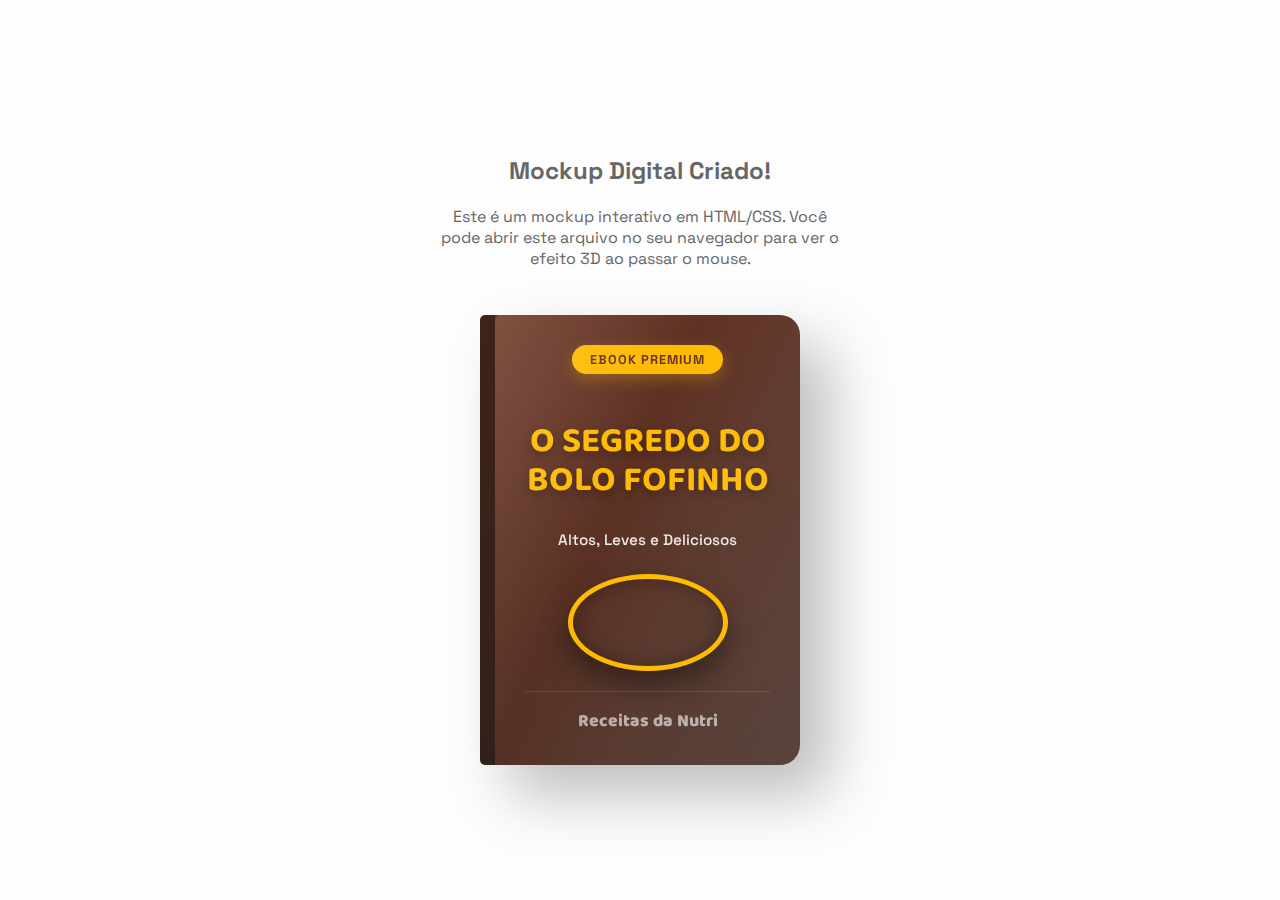
<file: landing-page/checkout/mockup-order-bump.html>
<!DOCTYPE html>
<html lang="pt-BR">

<head>
    <meta charset="UTF-8">
    <meta name="viewport" content="width=device-width, initial-scale=1.0">
    <title>Mockup Ebook - O Segredo do Bolo Fofinho</title>
    <link
        href="https://fonts.googleapis.com/css2?family=Baloo+2:wght@700;800&family=Space+Grotesk:wght@400;700&display=swap"
        rel="stylesheet">
    <style>
        :root {
            --primary: #6a3321;
            --accent: #ffbb00;
            --bg: #f7f5e0;
        }

        body {
            background: #fdfdfd;
            display: flex;
            justify-content: center;
            align-items: center;
            flex-direction: column;
            height: 100vh;
            margin: 0;
            font-family: 'Space Grotesk', sans-serif;
        }

        .instruction {
            margin-bottom: 30px;
            text-align: center;
            color: #666;
            max-width: 400px;
        }

        .ebook-container {
            position: relative;
            width: 320px;
            height: 450px;
            perspective: 1200px;
            cursor: pointer;
        }

        .ebook-cover {
            width: 100%;
            height: 100%;
            background: linear-gradient(135deg, var(--primary) 0%, #462f27 100%);
            border-radius: 5px 20px 20px 5px;
            box-shadow: 30px 30px 60px rgba(0, 0, 0, 0.25);
            display: flex;
            flex-direction: column;
            align-items: center;
            text-align: center;
            padding: 30px;
            box-sizing: border-box;
            color: white;
            transition: all 0.7s cubic-bezier(0.175, 0.885, 0.32, 1.275);
            transform-style: preserve-3d;
            border-left: 15px solid rgba(0, 0, 0, 0.3);
        }

        .ebook-container:hover .ebook-cover {
            transform: rotateY(-28deg) rotateX(5deg);
        }

        .badge {
            background: var(--accent);
            color: var(--primary);
            padding: 6px 18px;
            border-radius: 50px;
            font-weight: 800;
            font-size: 0.8rem;
            margin-bottom: 25px;
            text-transform: uppercase;
            letter-spacing: 1px;
            box-shadow: 0 5px 15px rgba(255, 187, 0, 0.3);
        }

        .title {
            font-family: 'Baloo 2', cursive;
            font-size: 2.2rem;
            line-height: 1.1;
            margin-bottom: 15px;
            color: var(--accent);
            text-shadow: 0 4px 10px rgba(0, 0, 0, 0.3);
        }

        .subtitle {
            font-size: 0.95rem;
            opacity: 0.9;
            margin-bottom: 25px;
            font-weight: 500;
        }

        .cake-preview {
            width: 150px;
            height: 150px;
            background: url('https://media.atomicatpages.net/u/6P02bGv6l7Nw26kO4JL48xk2ISr1/Pictures/SpYwRp4769772.png?quality=75') center/cover;
            border-radius: 50%;
            border: 5px solid var(--accent);
            box-shadow: 0 15px 30px rgba(0, 0, 0, 0.4);
            margin-bottom: 20px;
            position: relative;
        }

        .cake-preview::after {
            content: '';
            position: absolute;
            inset: 0;
            border-radius: 50%;
            box-shadow: inset 0 0 20px rgba(0, 0, 0, 0.3);
        }

        .footer-logo {
            font-family: 'Baloo 2', cursive;
            font-size: 1.1rem;
            font-weight: 800;
            color: white;
            opacity: 0.6;
            margin-top: auto;
            border-top: 1px solid rgba(255, 255, 255, 0.2);
            padding-top: 15px;
            width: 100%;
        }

        .shine {
            position: absolute;
            top: 0;
            left: 0;
            right: 0;
            bottom: 0;
            background: linear-gradient(115deg, rgba(255, 255, 255, 0.15) 0%, rgba(255, 255, 255, 0) 40%, rgba(255, 255, 255, 0.05) 60%, rgba(255, 255, 255, 0.1) 100%);
            border-radius: 5px 20px 20px 5px;
            pointer-events: none;
        }
    </style>
</head>

<body>
    <div class="instruction">
        <h2>Mockup Digital Criado!</h2>
        <p>Este é um mockup interativo em HTML/CSS. Você pode abrir este arquivo no seu navegador para ver o efeito 3D
            ao passar o mouse.</p>
    </div>
    <div class="ebook-container">
        <div class="ebook-cover">
            <div class="shine"></div>
            <span class="badge">Ebook Premium</span>
            <h1 class="title">O SEGREDO DO BOLO FOFINHO</h1>
            <p class="subtitle">Altos, Leves e Deliciosos</p>
            <div class="cake-preview"></div>
            <div class="footer-logo">Receitas da Nutri</div>
        </div>
    </div>
</body>

</html>
</file>
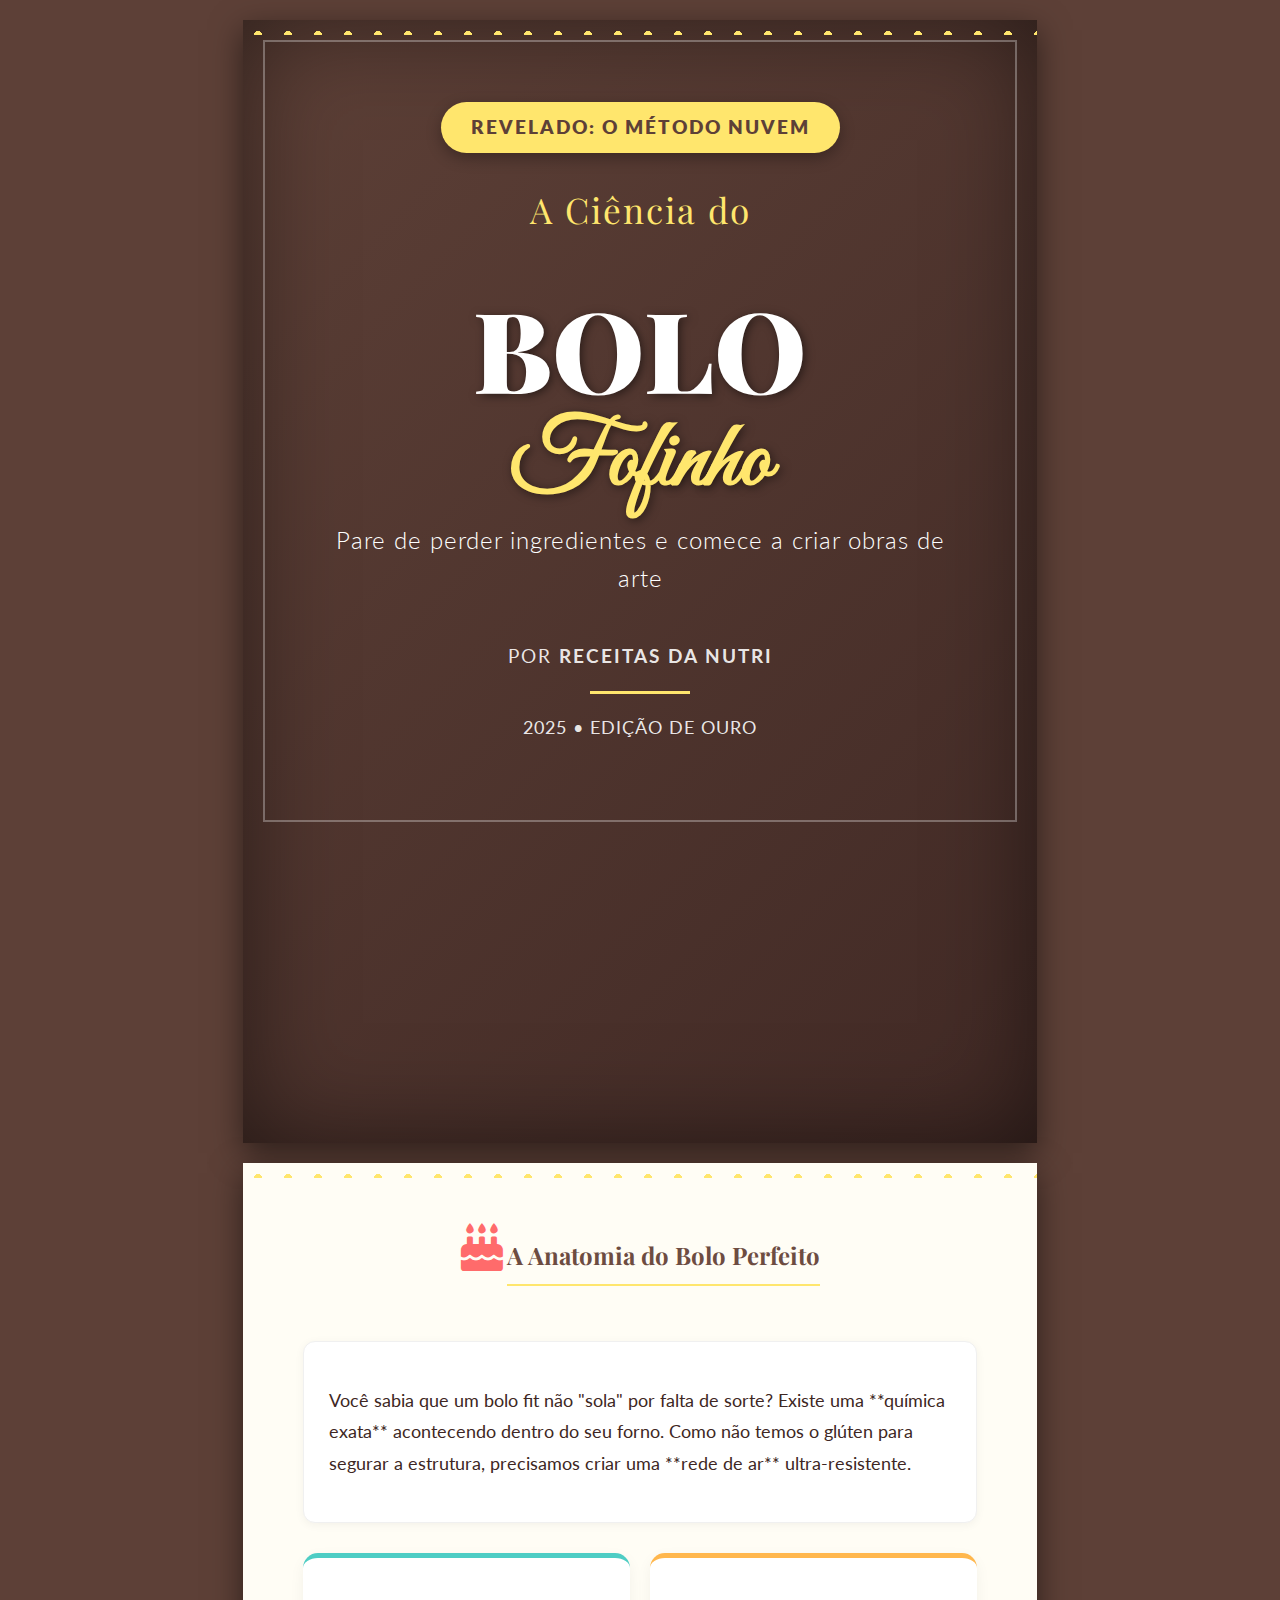
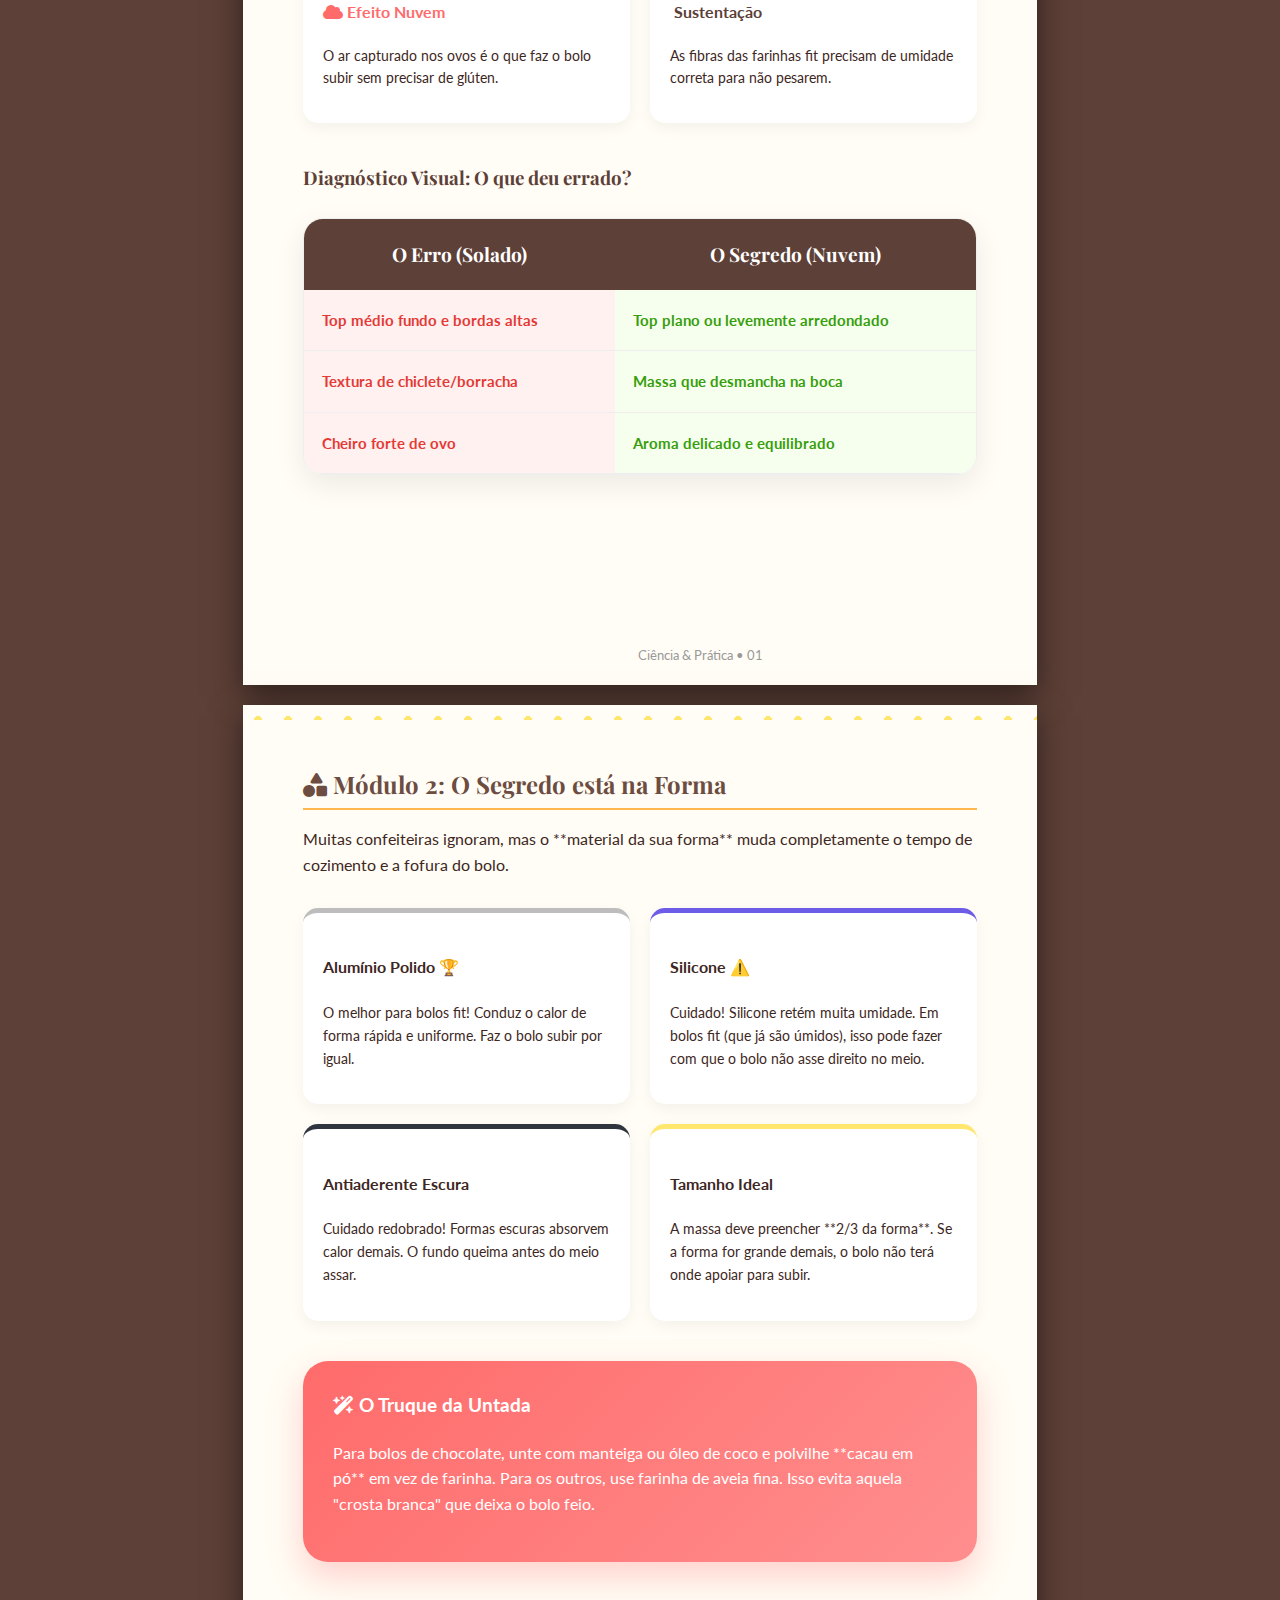
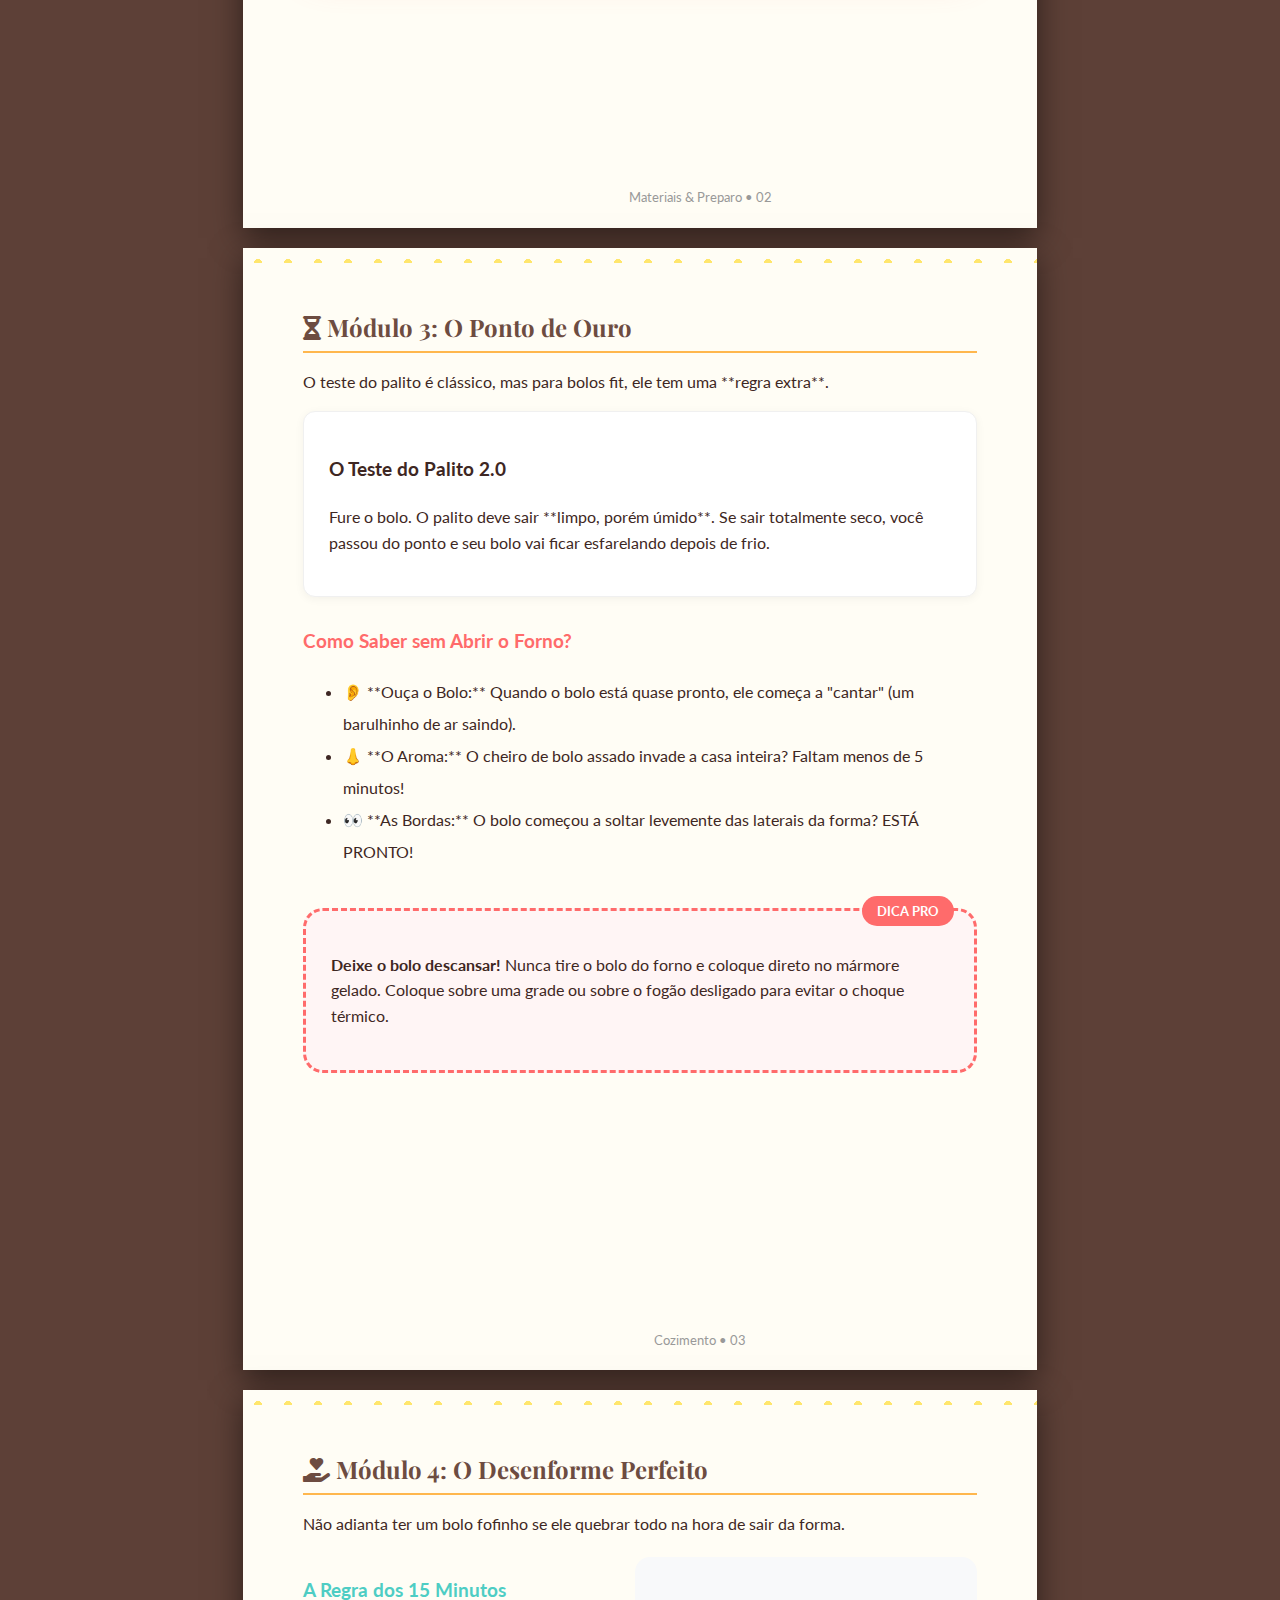
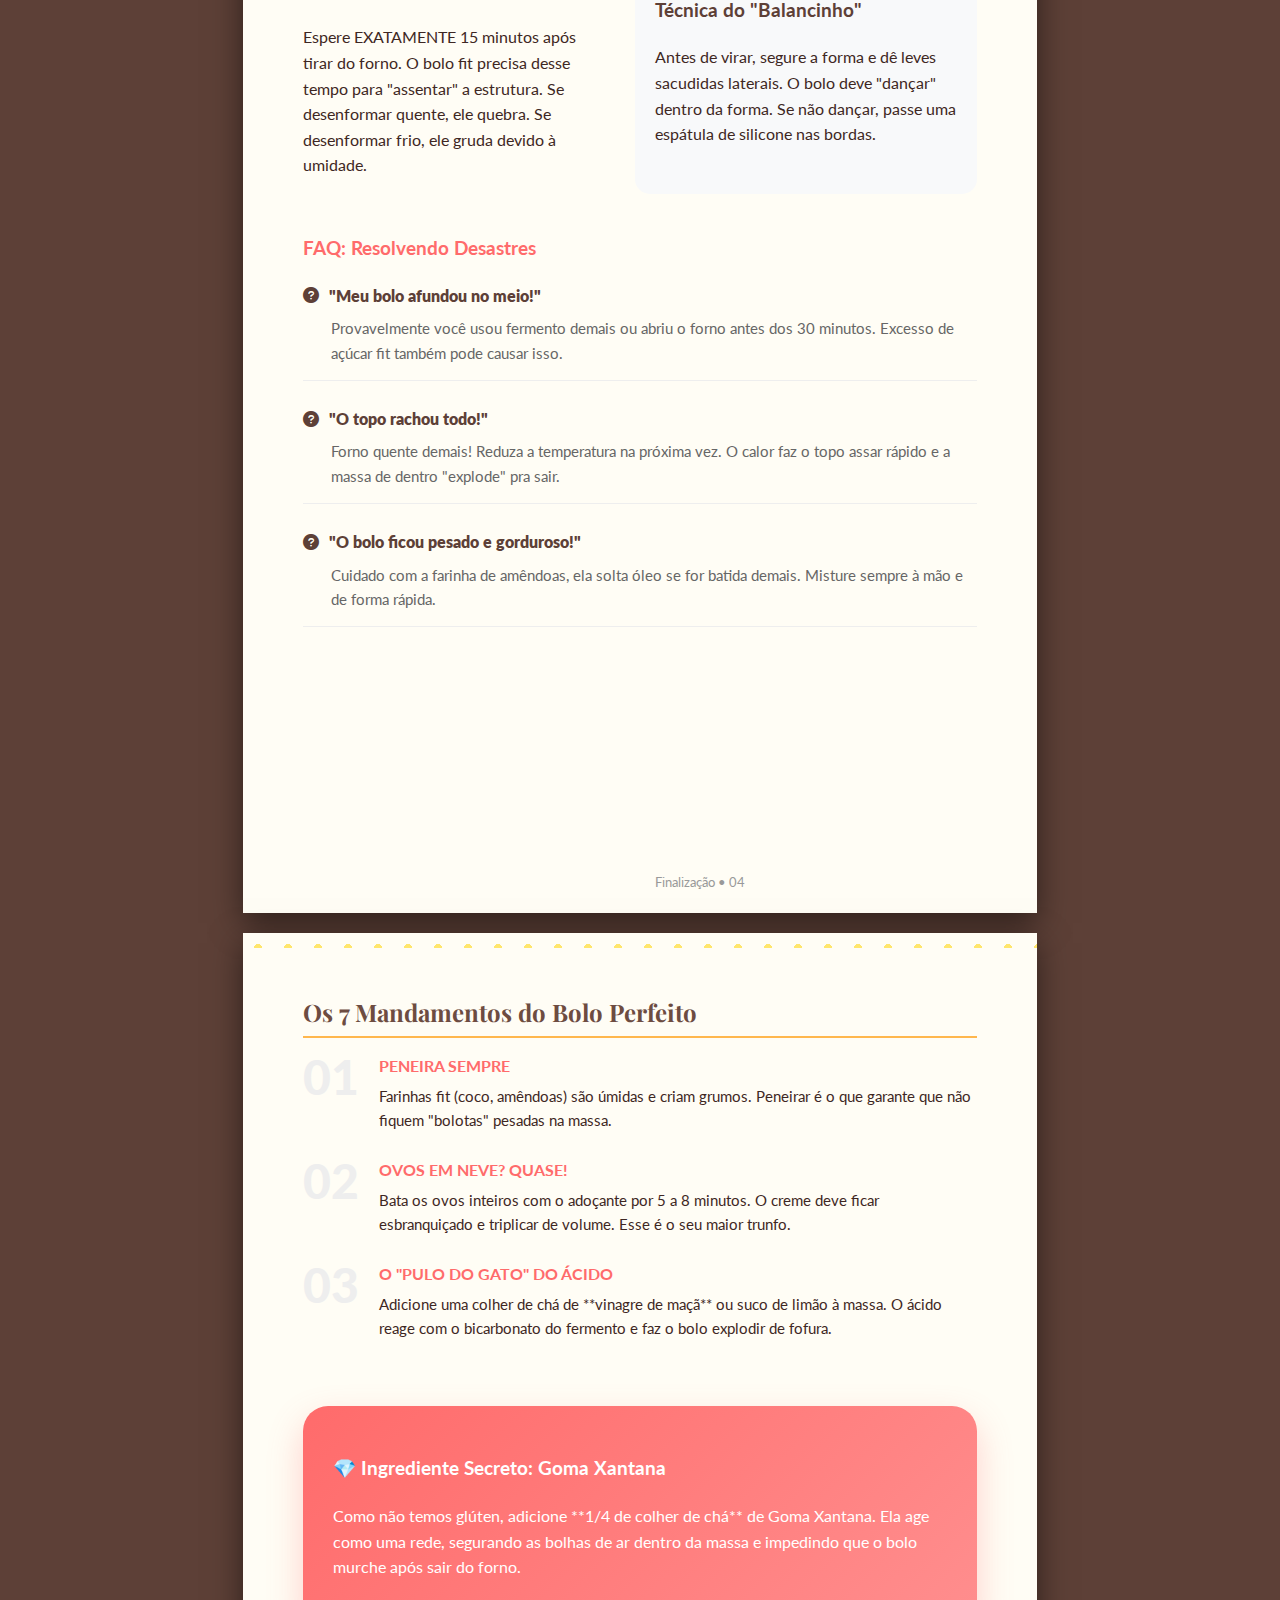
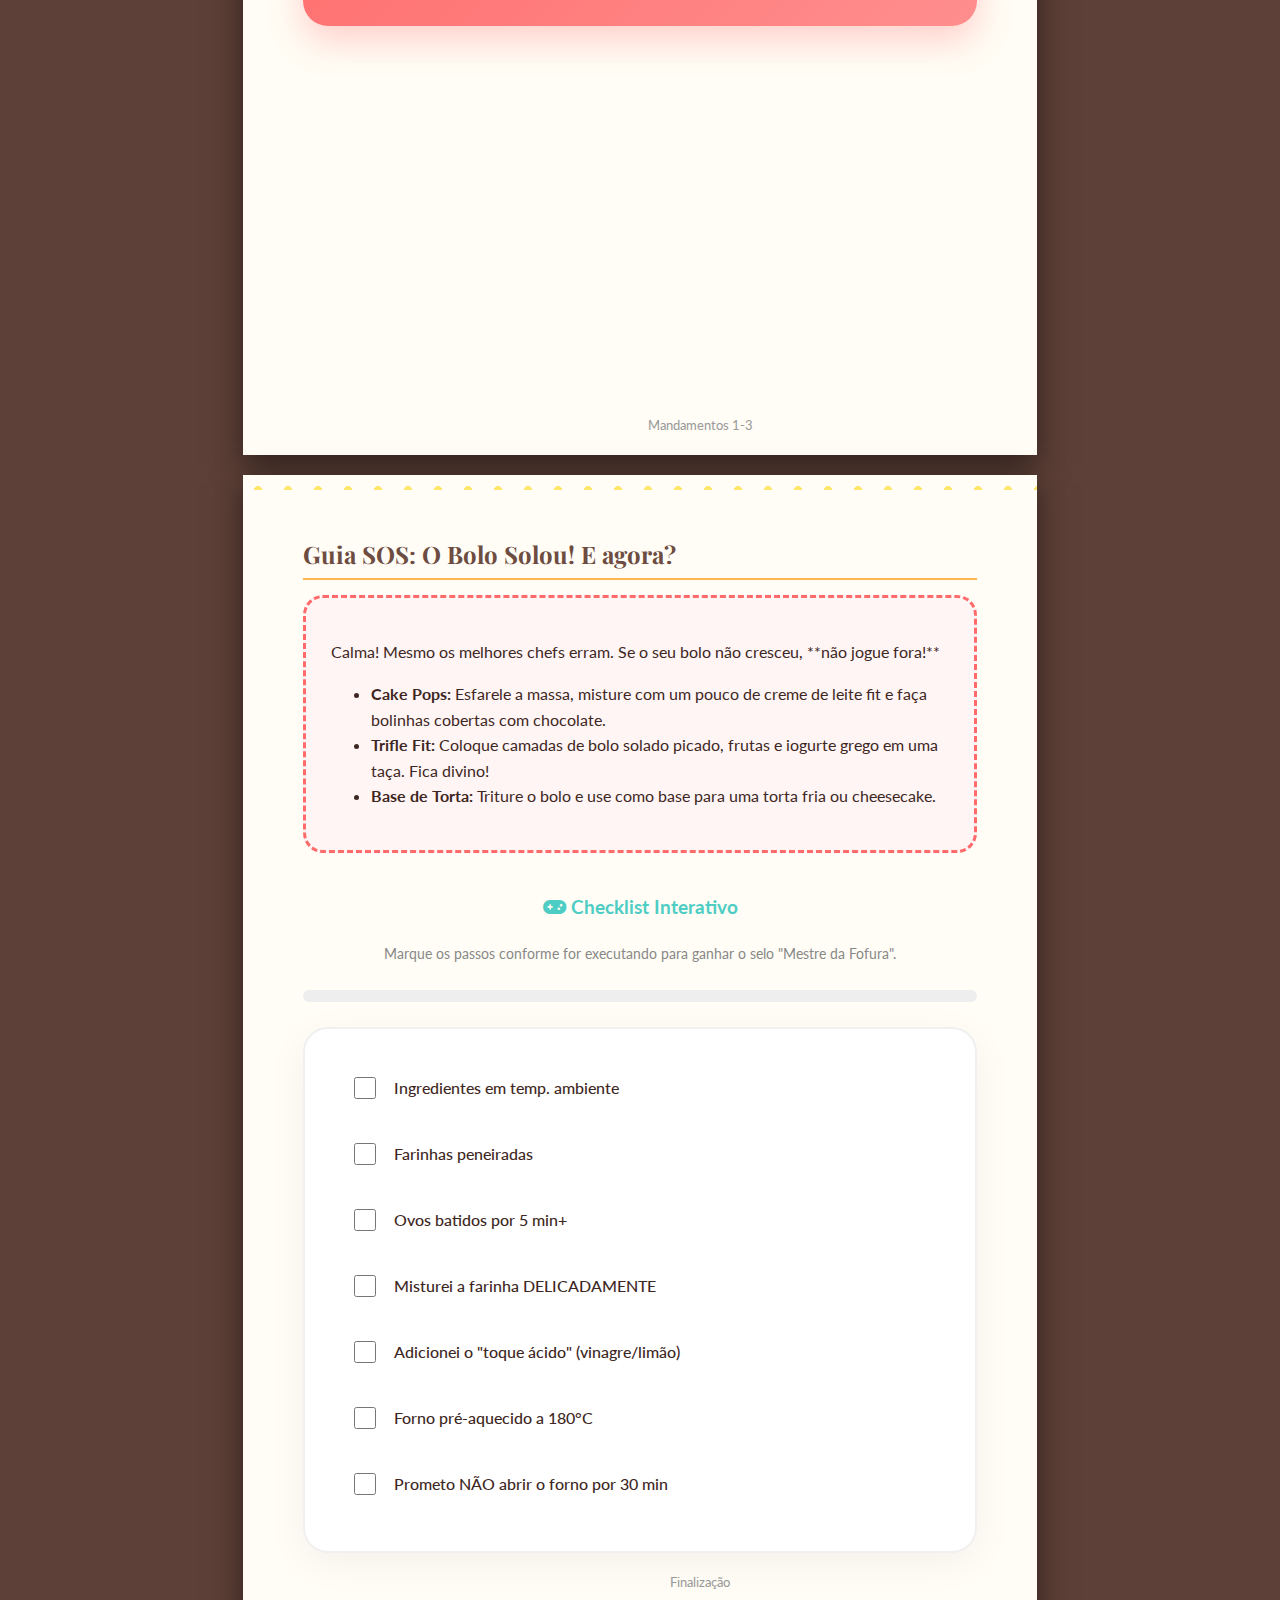
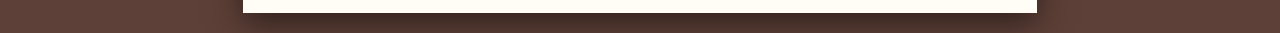
<file: landing-page/ebooks/bolo-fofinho.html>
<!DOCTYPE html>
<html lang="pt-BR">

<head>
    <meta charset="UTF-8">
    <meta name="viewport" content="width=device-width, initial-scale=1.0">
    <title>O Segredo do Bolo Fofinho - Edição de Ouro</title>
    <link rel="stylesheet" href="../assets/css/ebook.css">
    <link href="https://cdnjs.cloudflare.com/ajax/libs/font-awesome/6.0.0/css/all.min.css" rel="stylesheet">
    <style>
        :root {
            --primary-vibrant: #FF6B6B;
            --secondary-vibrant: #4ECDC4;
            --accent-vibrant: #FFE66D;
            --text-dark: #2D3436;
            --white: #FFFFFF;
            --soft-bg: #F9F9F9;
            --cake-brown: #5D4037;
        }

        /* Melhorias Visuais de Confeitaria */
        .page::before {
            content: "";
            position: absolute;
            top: 0;
            left: 0;
            right: 0;
            height: 15px;
            background-image: radial-gradient(var(--accent-vibrant) 20%, transparent 20%);
            background-size: 30px 30px;
            background-position: 0 0;
            z-index: 10;
        }

        .sprinkle-pattern {
            position: absolute;
            top: 0;
            left: 0;
            width: 100%;
            height: 100%;
            opacity: 0.03;
            pointer-events: none;
            background-image: url('https://www.transparenttextures.com/patterns/pinstriped-suit.png');
            /* Pattern sutil */
        }

        @keyframes float {
            0% {
                transform: translateY(0px) rotate(0deg);
            }

            50% {
                transform: translateY(-10px) rotate(5deg);
            }

            100% {
                transform: translateY(0px) rotate(0deg);
            }
        }

        .floating-icon {
            animation: float 4s ease-in-out infinite;
            color: var(--primary-vibrant);
            font-size: 3rem;
            margin-bottom: 20px;
            display: inline-block;
        }

        .comparison-table {
            width: 100%;
            border-collapse: separate;
            border-spacing: 0;
            margin: 25px 0;
            border-radius: 20px;
            overflow: hidden;
            box-shadow: 0 10px 30px rgba(0, 0, 0, 0.08);
            border: 1px solid #eee;
        }

        .comparison-table th {
            padding: 20px;
            text-align: center;
            font-family: var(--font-heading);
            font-size: 1.2rem;
        }

        .comparison-table td {
            padding: 18px;
            border-bottom: 1px solid #eee;
            font-size: 0.95rem;
        }

        .bg-red {
            background: #FFF1F0;
            color: #E53935;
            font-weight: bold;
        }

        .bg-green {
            background: #F6FFED;
            color: #389E0D;
            font-weight: bold;
        }

        .secret-box {
            background: linear-gradient(135deg, #FF6B6B, #FF8E8E);
            color: white;
            padding: 30px;
            border-radius: 25px;
            position: relative;
            margin: 40px 0;
            box-shadow: 0 15px 35px rgba(255, 107, 107, 0.3);
        }

        .sos-guide {
            border: 3px dashed var(--primary-vibrant);
            padding: 25px;
            border-radius: 20px;
            background: #FFF5F5;
            position: relative;
        }

        .sos-badge {
            position: absolute;
            top: -15px;
            right: 20px;
            background: var(--primary-vibrant);
            color: white;
            padding: 5px 15px;
            border-radius: 50px;
            font-weight: bold;
            font-size: 0.8rem;
        }

        /* Grid de Dicas Extra */
        .tips-grid {
            display: grid;
            grid-template-columns: 1fr 1fr;
            gap: 20px;
            margin: 30px 0;
        }

        .tip-card {
            background: white;
            padding: 20px;
            border-radius: 15px;
            border-top: 5px solid var(--secondary-vibrant);
            box-shadow: 0 5px 15px rgba(0, 0, 0, 0.05);
        }

        /* Checklist Interativo */
        .interactive-checklist {
            background: #fff;
            padding: 30px;
            border-radius: 25px;
            box-shadow: 0 10px 40px rgba(0, 0, 0, 0.05);
            border: 2px solid #f0f0f0;
        }

        .check-item {
            display: flex;
            align-items: center;
            padding: 15px;
            cursor: pointer;
            transition: all 0.3s;
            border-radius: 12px;
            margin-bottom: 8px;
            font-weight: 500;
        }

        .check-item:hover {
            background: #F8F9FA;
            transform: translateX(5px);
        }

        .check-item input[type="checkbox"] {
            width: 22px;
            height: 22px;
            margin-right: 18px;
            accent-color: var(--secondary-vibrant);
        }

        .check-item.done {
            background: #F6FFED;
            color: #389E0D;
            text-decoration: none;
        }

        .progress-container {
            width: 100%;
            height: 12px;
            background: #eee;
            border-radius: 10px;
            margin: 25px 0;
            overflow: hidden;
        }

        .progress-bar {
            width: 0%;
            height: 100%;
            background: linear-gradient(to right, var(--secondary-vibrant), #36B3A8);
            transition: width 0.6s cubic-bezier(0.175, 0.885, 0.32, 1.275);
        }

        .confetti-btn {
            background: linear-gradient(135deg, var(--primary-vibrant), #FF4757);
            color: white;
            border: none;
            padding: 18px 35px;
            border-radius: 50px;
            font-weight: 800;
            font-size: 1.1rem;
            cursor: pointer;
            display: none;
            margin: 30px auto;
            animation: float 2s infinite;
        }

        /* FAQ Style */
        .faq-item {
            margin-bottom: 25px;
            padding-bottom: 15px;
            border-bottom: 1px solid #eee;
        }

        .faq-q {
            font-weight: 800;
            color: var(--cake-brown);
            display: flex;
            align-items: center;
            gap: 10px;
            margin-bottom: 8px;
        }

        .faq-a {
            color: #666;
            font-size: 0.95rem;
            padding-left: 28px;
        }
    </style>
</head>

<body>

    <!-- CAPA PREMIUM CORRIGIDA -->
    <div class="page page-break cover-page"
        style="background-image: url('https://images.unsplash.com/photo-1579306194872-64d3b19f7f48?q=80&w=2000&auto=format&fit=crop');">
        <div class="sprinkle-pattern"></div>
        <div class="cover-overlay"
            style="background: linear-gradient(135deg, rgba(93, 64, 55, 0.3), rgba(62, 39, 35, 0.9));"></div>
        <div class="cover-content">
            <span class="cover-badge"
                style="background: var(--accent-vibrant); color: var(--cake-brown); font-weight: 800;">REVELADO: O
                MÉTODO NUVEM</span>
            <div style="margin-top: auto; margin-bottom: auto;">
                <!-- Tipografia corrigida: usando uma combinação mais legível -->
                <h2
                    style="font-family: var(--font-heading); color: var(--accent-vibrant); font-size: 2.2rem; font-weight: 300; margin-bottom: -10px; letter-spacing: 2px;">
                    A Ciência do</h2>
                <h1 class="cover-title"
                    style="font-size: 7rem; line-height: 0.8; margin-bottom: 10px; font-weight: 900;">
                    BOLO<br><span
                        style="color: var(--accent-vibrant); font-family: var(--font-script); text-transform: none; font-size: 6rem;">Fofinho</span>
                </h1>
                <p style="color: #fff; font-size: 1.5rem; margin-top: 20px; font-weight: 300; letter-spacing: 1px;">
                    Pare de perder ingredientes e comece a criar obras de arte</p>
            </div>
            <div class="cover-author">
                <p style="font-size: 1.2rem; letter-spacing: 2px;">POR <strong>RECEITAS DA NUTRI</strong></p>
                <div style="border-top: 3px solid var(--accent-vibrant); width: 100px; margin: 20px auto;"></div>
                <p>2025 • EDIÇÃO DE OURO</p>
            </div>
        </div>
    </div>

    <!-- MÓDULO 1: O PILAR DA FOFURA -->
    <div class="page page-break">
        <div class="sprinkle-pattern"></div>
        <div class="interior-page">
            <div style="text-align: center; margin-bottom: 40px;">
                <i class="fa-solid fa-cake-candles floating-icon"></i>
                <h2 class="section-title"
                    style="border-bottom: 2px solid var(--accent-vibrant); display: inline-block; padding-bottom: 10px;">
                    A Anatomia do Bolo Perfeito</h2>
            </div>

            <div class="section-card" style="position: relative; overflow: hidden;">
                <p style="font-size: 1.1rem; line-height: 1.8;">Você sabia que um bolo fit não "sola" por falta de
                    sorte? Existe uma **química exata** acontecendo dentro do seu forno. Como não temos o glúten para
                    segurar a estrutura, precisamos criar uma **rede de ar** ultra-resistente.</p>
            </div>

            <div style="display: grid; grid-template-columns: 1fr 1fr; gap: 20px; margin-top: 30px;">
                <div class="tip-card">
                    <h4 style="color: var(--primary-vibrant);"><i class="fa-solid fa-cloud"></i> Efeito Nuvem</h4>
                    <p style="font-size: 0.85rem;">O ar capturado nos ovos é o que faz o bolo subir sem precisar de
                        glúten.</p>
                </div>
                <div class="tip-card" style="border-top-color: var(--highlight);">
                    <h4 style="color: var(--cake-brown);"><i class="fa-solid fa-shield-heart"></i> Sustentação</h4>
                    <p style="font-size: 0.85rem;">As fibras das farinhas fit precisam de umidade correta para não
                        pesarem.</p>
                </div>
            </div>

            <h3 style="margin-top: 40px; color: var(--cake-brown); font-family: var(--font-heading);">Diagnóstico
                Visual: O que deu errado?</h3>
            <table class="comparison-table">
                <thead>
                    <tr style="background: var(--cake-brown); color: white;">
                        <th>O Erro (Solado)</th>
                        <th>O Segredo (Nuvem)</th>
                    </tr>
                </thead>
                <tbody>
                    <tr>
                        <td class="bg-red">Top médio fundo e bordas altas</td>
                        <td class="bg-green">Top plano ou levemente arredondado</td>
                    </tr>
                    <tr>
                        <td class="bg-red">Textura de chiclete/borracha</td>
                        <td class="bg-green">Massa que desmancha na boca</td>
                    </tr>
                    <tr>
                        <td class="bg-red">Cheiro forte de ovo</td>
                        <td class="bg-green">Aroma delicado e equilibrado</td>
                    </tr>
                </tbody>
            </table>
            <div class="page-number">Ciência & Prática • 01</div>
        </div>
    </div>

    <!-- MÓDULO 2: FORMAS E MATERIAIS (NOVO) -->
    <div class="page page-break">
        <div class="sprinkle-pattern"></div>
        <div class="interior-page">
            <h2 class="section-title"><i class="fa-solid fa-shapes"></i> Módulo 2: O Segredo está na Forma</h2>
            <p>Muitas confeiteiras ignoram, mas o **material da sua forma** muda completamente o tempo de cozimento e a
                fofura do bolo.</p>

            <div class="tips-grid">
                <div class="tip-card" style="border-top-color: #BDBDBD;">
                    <h4>Alumínio Polido 🏆</h4>
                    <p style="font-size: 0.9rem;">O melhor para bolos fit! Conduz o calor de forma rápida e uniforme.
                        Faz o bolo subir por igual.</p>
                </div>
                <div class="tip-card" style="border-top-color: #6c5ce7;">
                    <h4>Silicone ⚠️</h4>
                    <p style="font-size: 0.9rem;">Cuidado! Silicone retém muita umidade. Em bolos fit (que já são
                        úmidos), isso pode fazer com que o bolo não asse direito no meio.</p>
                </div>
                <div class="tip-card" style="border-top-color: #2F363F;">
                    <h4>Antiaderente Escura</h4>
                    <p style="font-size: 0.9rem;">Cuidado redobrado! Formas escuras absorvem calor demais. O fundo
                        queima antes do meio assar.</p>
                </div>
                <div class="tip-card" style="border-top-color: #FFE66D;">
                    <h4>Tamanho Ideal</h4>
                    <p style="font-size: 0.9rem;">A massa deve preencher **2/3 da forma**. Se a forma for grande
                        demais, o bolo não terá onde apoiar para subir.</p>
                </div>
            </div>

            <div class="secret-box">
                <h3 style="color: white; margin-top: 0;"><i class="fa-solid fa-wand-magic-sparkles"></i> O Truque da
                    Untada</h3>
                <p>Para bolos de chocolate, unte com manteiga ou óleo de coco e polvilhe **cacau em pó** em vez de
                    farinha. Para os outros, use farinha de aveia fina. Isso evita aquela "crosta branca" que deixa o
                    bolo feio.</p>
            </div>
            <div class="page-number">Materiais & Preparo • 02</div>
        </div>
    </div>

    <!-- MÓDULO 3: O PONTO EXATO (NOVO) -->
    <div class="page page-break">
        <div class="sprinkle-pattern"></div>
        <div class="interior-page">
            <h2 class="section-title"><i class="fa-solid fa-hourglass-half"></i> Módulo 3: O Ponto de Ouro</h2>
            <p>O teste do palito é clássico, mas para bolos fit, ele tem uma **regra extra**.</p>

            <div class="section-card">
                <h3>O Teste do Palito 2.0</h3>
                <p>Fure o bolo. O palito deve sair **limpo, porém úmido**. Se sair totalmente seco, você passou do
                    ponto e seu bolo vai ficar esfarelando depois de frio.</p>
            </div>

            <div style="margin-top: 30px;">
                <h3 style="color: var(--primary-vibrant);">Como Saber sem Abrir o Forno?</h3>
                <ul style="line-height: 2;">
                    <li>👂 **Ouça o Bolo:** Quando o bolo está quase pronto, ele começa a "cantar" (um barulhinho de ar
                        saindo).</li>
                    <li>👃 **O Aroma:** O cheiro de bolo assado invade a casa inteira? Faltam menos de 5 minutos!</li>
                    <li>👀 **As Bordas:** O bolo começou a soltar levemente das laterais da forma? ESTÁ PRONTO!</li>
                </ul>
            </div>

            <div class="sos-guide" style="margin-top: 40px;">
                <span class="sos-badge">DICA PRO</span>
                <p><strong>Deixe o bolo descansar!</strong> Nunca tire o bolo do forno e coloque direto no mármore
                    gelado. Coloque sobre uma grade ou sobre o fogão desligado para evitar o choque térmico.</p>
            </div>
            <div class="page-number">Cozimento • 03</div>
        </div>
    </div>

    <!-- MÓDULO 4: DESENFORME SEGURO (NOVO) -->
    <div class="page page-break">
        <div class="sprinkle-pattern"></div>
        <div class="interior-page">
            <h2 class="section-title"><i class="fa-solid fa-hand-holding-heart"></i> Módulo 4: O Desenforme Perfeito
            </h2>
            <p>Não adianta ter um bolo fofinho se ele quebrar todo na hora de sair da forma.</p>

            <div style="display: flex; gap: 30px; margin-top: 20px;">
                <div style="flex: 1;">
                    <h3 style="color: var(--secondary-vibrant);">A Regra dos 15 Minutos</h3>
                    <p>Espere EXATAMENTE 15 minutos após tirar do forno. O bolo fit precisa desse tempo para "assentar"
                        a estrutura. Se desenformar quente, ele quebra. Se desenformar frio, ele gruda devido à
                        umidade.</p>
                </div>
                <div style="flex: 1; background: #f8f9fa; padding: 20px; border-radius: 15px;">
                    <h3 style="color: var(--cake-brown);">Técnica do "Balancinho"</h3>
                    <p>Antes de virar, segure a forma e dê leves sacudidas laterais. O bolo deve "dançar" dentro da
                        forma. Se não dançar, passe uma espátula de silicone nas bordas.</p>
                </div>
            </div>

            <h3 style="margin-top: 40px; color: var(--primary-vibrant);">FAQ: Resolvendo Desastres</h3>

            <div class="faq-item">
                <div class="faq-q"><i class="fa-solid fa-circle-question"></i> "Meu bolo afundou no meio!"</div>
                <div class="faq-a">Provavelmente você usou fermento demais ou abriu o forno antes dos 30 minutos.
                    Excesso de açúcar fit também pode causar isso.</div>
            </div>

            <div class="faq-item">
                <div class="faq-q"><i class="fa-solid fa-circle-question"></i> "O topo rachou todo!"</div>
                <div class="faq-a">Forno quente demais! Reduza a temperatura na próxima vez. O calor faz o topo assar
                    rápido e a massa de dentro "explode" pra sair.</div>
            </div>

            <div class="faq-item">
                <div class="faq-q"><i class="fa-solid fa-circle-question"></i> "O bolo ficou pesado e gorduroso!"</div>
                <div class="faq-a">Cuidado com a farinha de amêndoas, ela solta óleo se for batida demais. Misture
                    sempre à mão e de forma rápida.</div>
            </div>
            <div class="page-number">Finalização • 04</div>
        </div>
    </div>

    <!-- OS 7 MANDAMENTOS -->
    <div class="page page-break">
        <div class="interior-page">
            <h2 class="section-title">Os 7 Mandamentos do Bolo Perfeito</h2>

            <div style="display: flex; flex-direction: column; gap: 20px;">
                <div style="display: flex; gap: 20px; align-items: flex-start;">
                    <span style="font-size: 3rem; font-weight: 900; color: #eee; line-height: 1;">01</span>
                    <div>
                        <h4 style="margin: 0; color: var(--primary-vibrant);">PENEIRA SEMPRE</h4>
                        <p style="margin: 5px 0; font-size: 0.95rem;">Farinhas fit (coco, amêndoas) são úmidas e criam
                            grumos. Peneirar é o que garante que não fiquem "bolotas" pesadas na massa.</p>
                    </div>
                </div>

                <div style="display: flex; gap: 20px; align-items: flex-start;">
                    <span style="font-size: 3rem; font-weight: 900; color: #eee; line-height: 1;">02</span>
                    <div>
                        <h4 style="margin: 0; color: var(--primary-vibrant);">OVOS EM NEVE? QUASE!</h4>
                        <p style="margin: 5px 0; font-size: 0.95rem;">Bata os ovos inteiros com o adoçante por 5 a 8
                            minutos. O creme deve ficar esbranquiçado e triplicar de volume. Esse é o seu maior trunfo.
                        </p>
                    </div>
                </div>

                <div style="display: flex; gap: 20px; align-items: flex-start;">
                    <span style="font-size: 3rem; font-weight: 900; color: #eee; line-height: 1;">03</span>
                    <div>
                        <h4 style="margin: 0; color: var(--primary-vibrant);">O "PULO DO GATO" DO ÁCIDO</h4>
                        <p style="margin: 5px 0; font-size: 0.95rem;">Adicione uma colher de chá de **vinagre de maçã**
                            ou suco de limão à massa. O ácido reage com o bicarbonato do fermento e faz o bolo explodir
                            de fofura.</p>
                    </div>
                </div>

                <div class="secret-box">
                    <h3>💎 Ingrediente Secreto: Goma Xantana</h3>
                    <p>Como não temos glúten, adicione **1/4 de colher de chá** de Goma Xantana. Ela age como uma rede,
                        segurando as bolhas de ar dentro da massa e impedindo que o bolo murche após sair do forno.</p>
                </div>
            </div>
            <div class="page-number">Mandamentos 1-3</div>
        </div>
    </div>

    <!-- SOS E CHECKLIST -->
    <div class="page page-break">
        <div class="interior-page">
            <h2 class="section-title">Guia SOS: O Bolo Solou! E agora?</h2>

            <div class="sos-guide">
                <p>Calma! Mesmo os melhores chefs erram. Se o seu bolo não cresceu, **não jogue fora!**</p>
                <ul style="margin-top: 10px;">
                    <li><strong>Cake Pops:</strong> Esfarele a massa, misture com um pouco de creme de leite fit e faça
                        bolinhas cobertas com chocolate.</li>
                    <li><strong>Trifle Fit:</strong> Coloque camadas de bolo solado picado, frutas e iogurte grego em
                        uma taça. Fica divino!</li>
                    <li><strong>Base de Torta:</strong> Triture o bolo e use como base para uma torta fria ou
                        cheesecake.</li>
                </ul>
            </div>

            <div style="margin-top: 40px;">
                <h3 style="text-align: center; color: var(--secondary-vibrant);"><i class="fa-solid fa-gamepad"></i>
                    Checklist Interativo</h3>
                <p style="text-align: center; font-size: 0.9rem; color: #888;">Marque os passos conforme for executando
                    para ganhar o selo "Mestre da Fofura".</p>

                <div class="progress-container">
                    <div class="progress-bar" id="progressBar"></div>
                </div>

                <div class="interactive-checklist" id="checklist">
                    <label class="check-item"><input type="checkbox"> Ingredientes em temp. ambiente</label>
                    <label class="check-item"><input type="checkbox"> Farinhas peneiradas</label>
                    <label class="check-item"><input type="checkbox"> Ovos batidos por 5 min+</label>
                    <label class="check-item"><input type="checkbox"> Misturei a farinha DELICADAMENTE</label>
                    <label class="check-item"><input type="checkbox"> Adicionei o "toque ácido" (vinagre/limão)</label>
                    <label class="check-item"><input type="checkbox"> Forno pré-aquecido a 180°C</label>
                    <label class="check-item"><input type="checkbox"> Prometo NÃO abrir o forno por 30 min</label>
                </div>

                <button class="confetti-btn" id="finishBtn"
                    onclick="alert('🎉 PARABÉNS! Você se tornou um Mestre da Fofura! Seu bolo vai ficar incrível!')">OBTER
                    SELO MESTRE DA FOFURA 🏆</button>
            </div>

            <script>
                const checkboxes = document.querySelectorAll('#checklist input');
                const progressBar = document.getElementById('progressBar');
                const finishBtn = document.getElementById('finishBtn');

                checkboxes.forEach(cb => {
                    cb.addEventListener('change', () => {
                        const total = checkboxes.length;
                        const checked = document.querySelectorAll('#checklist input:checked').length;
                        const percent = (checked / total) * 100;

                        progressBar.style.width = percent + '%';

                        // Estilizar o item como "concluído"
                        if (cb.checked) {
                            cb.parentElement.classList.add('done');
                        } else {
                            cb.parentElement.classList.remove('done');
                        }

                        if (percent === 100) {
                            finishBtn.style.display = 'block';
                        } else {
                            finishBtn.style.display = 'none';
                        }
                    });
                });
            </script>
            <div class="page-number">Finalização</div>
        </div>
    </div>

</body>

</html>
</file>
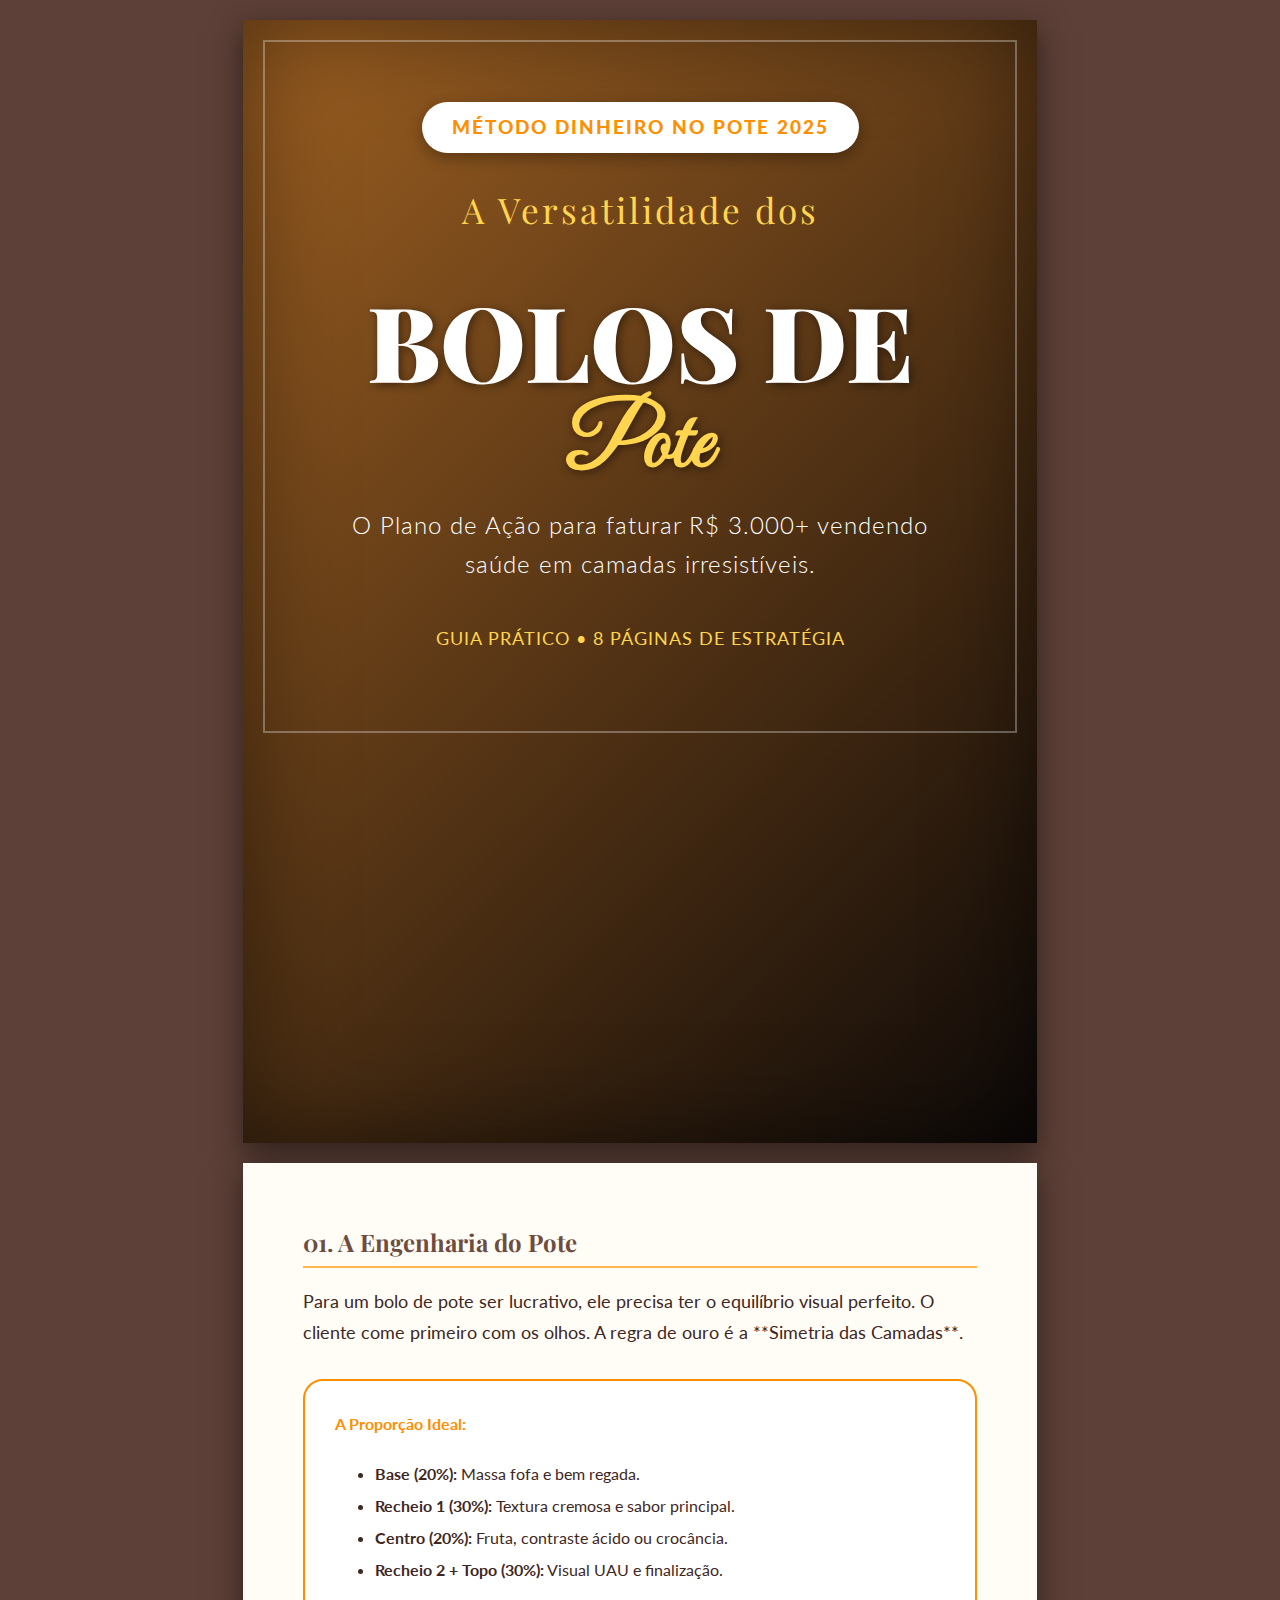
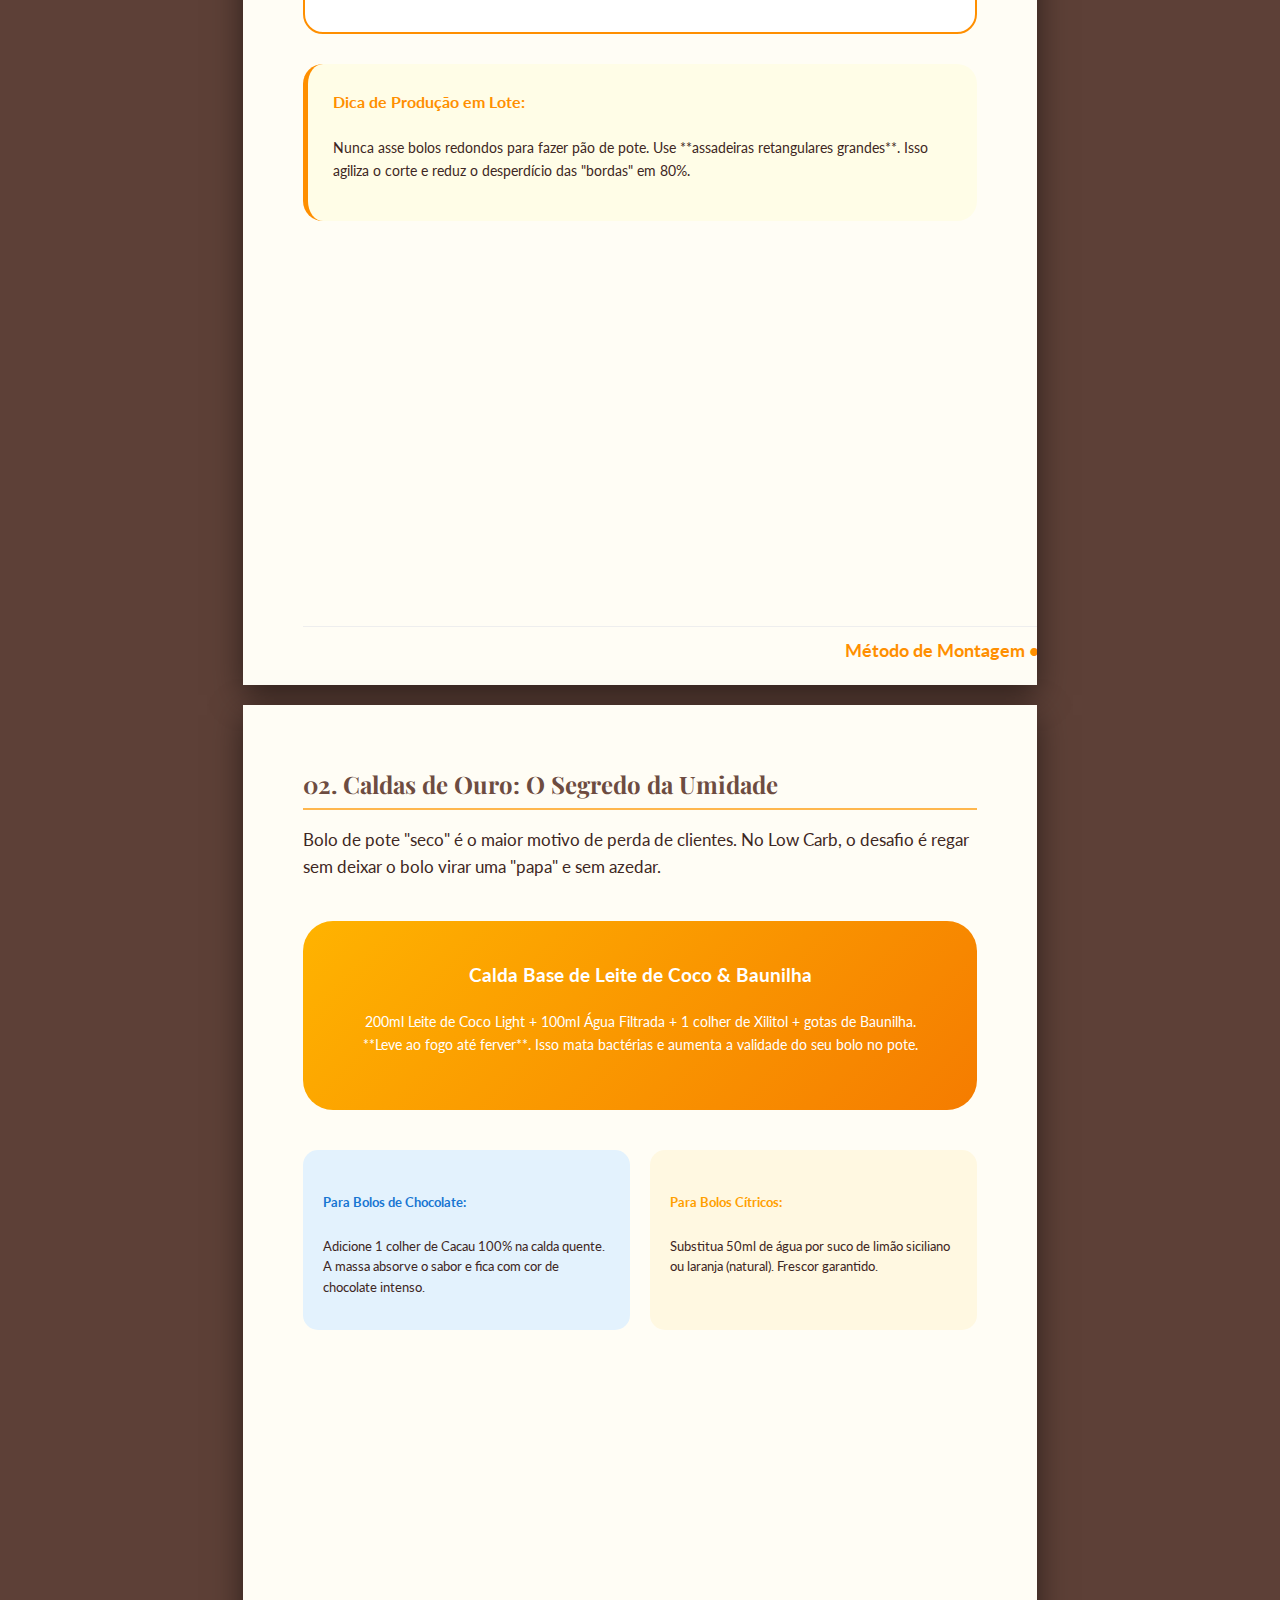
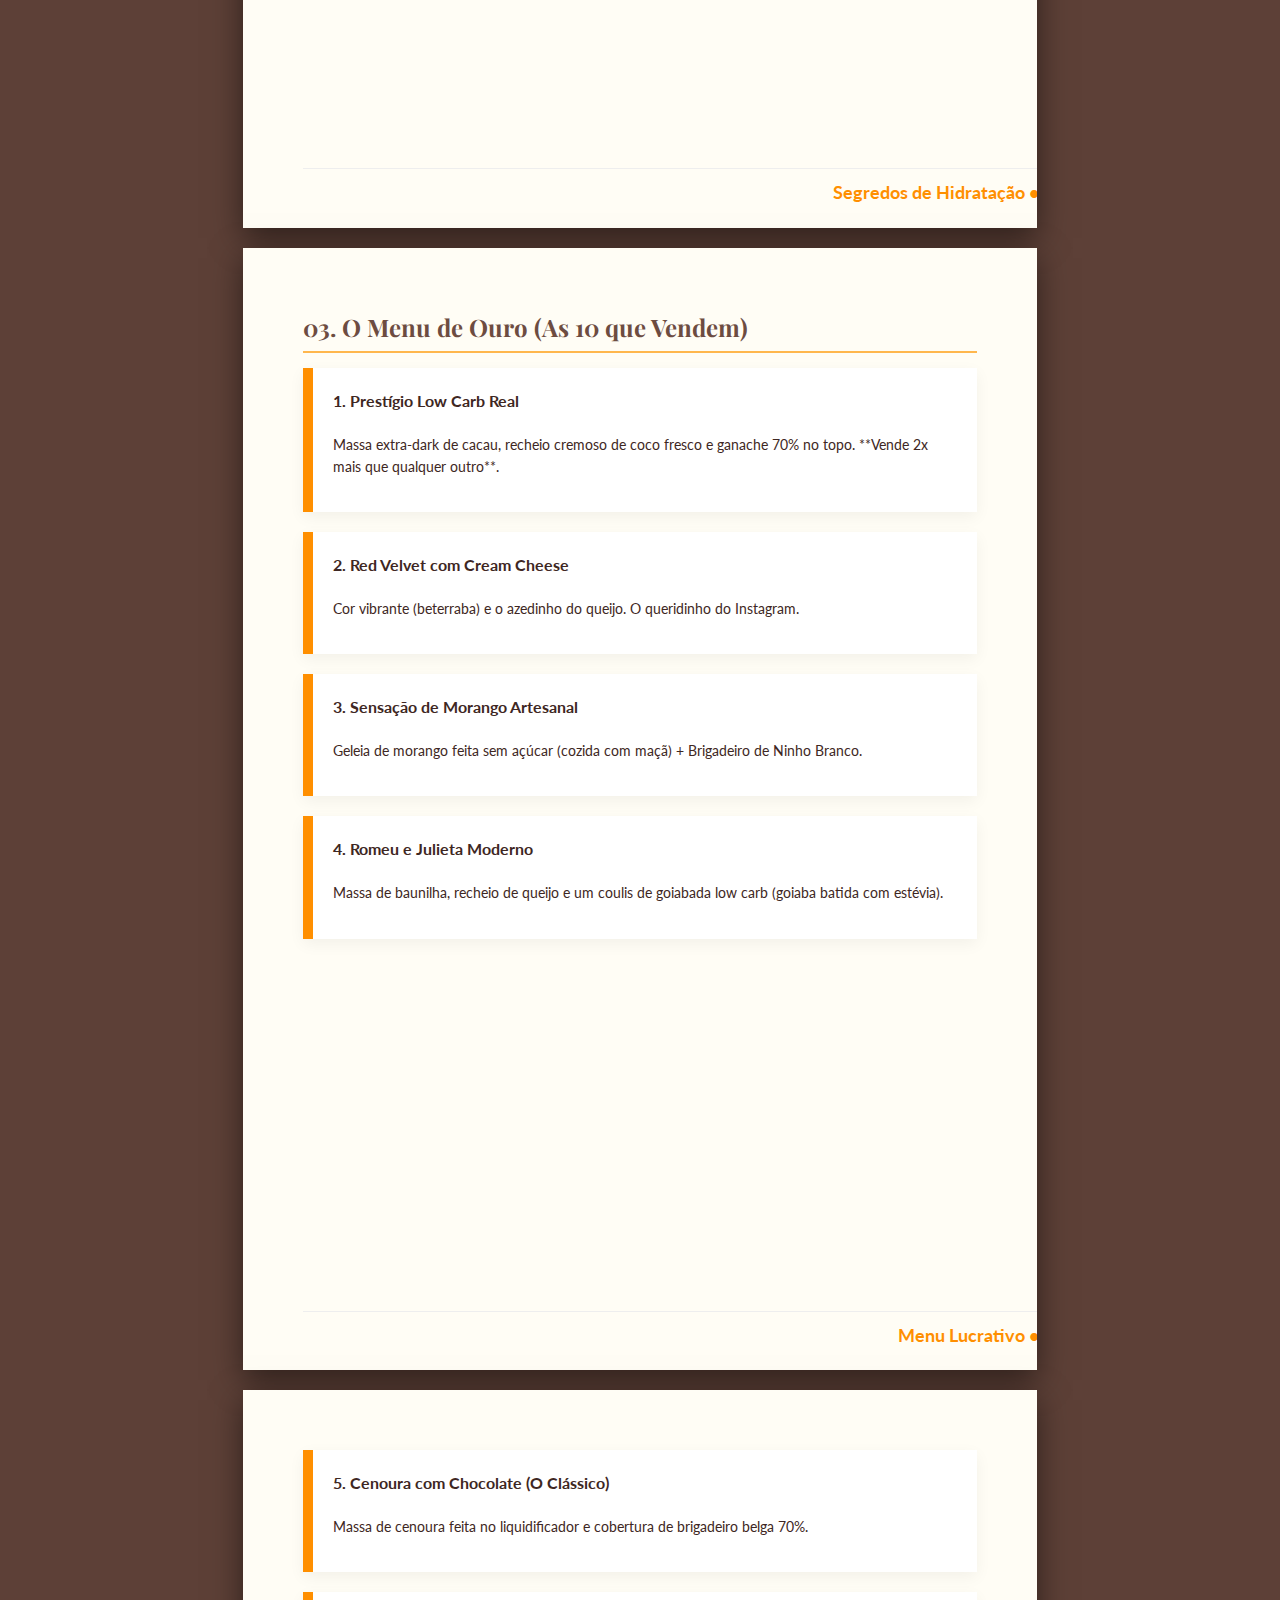
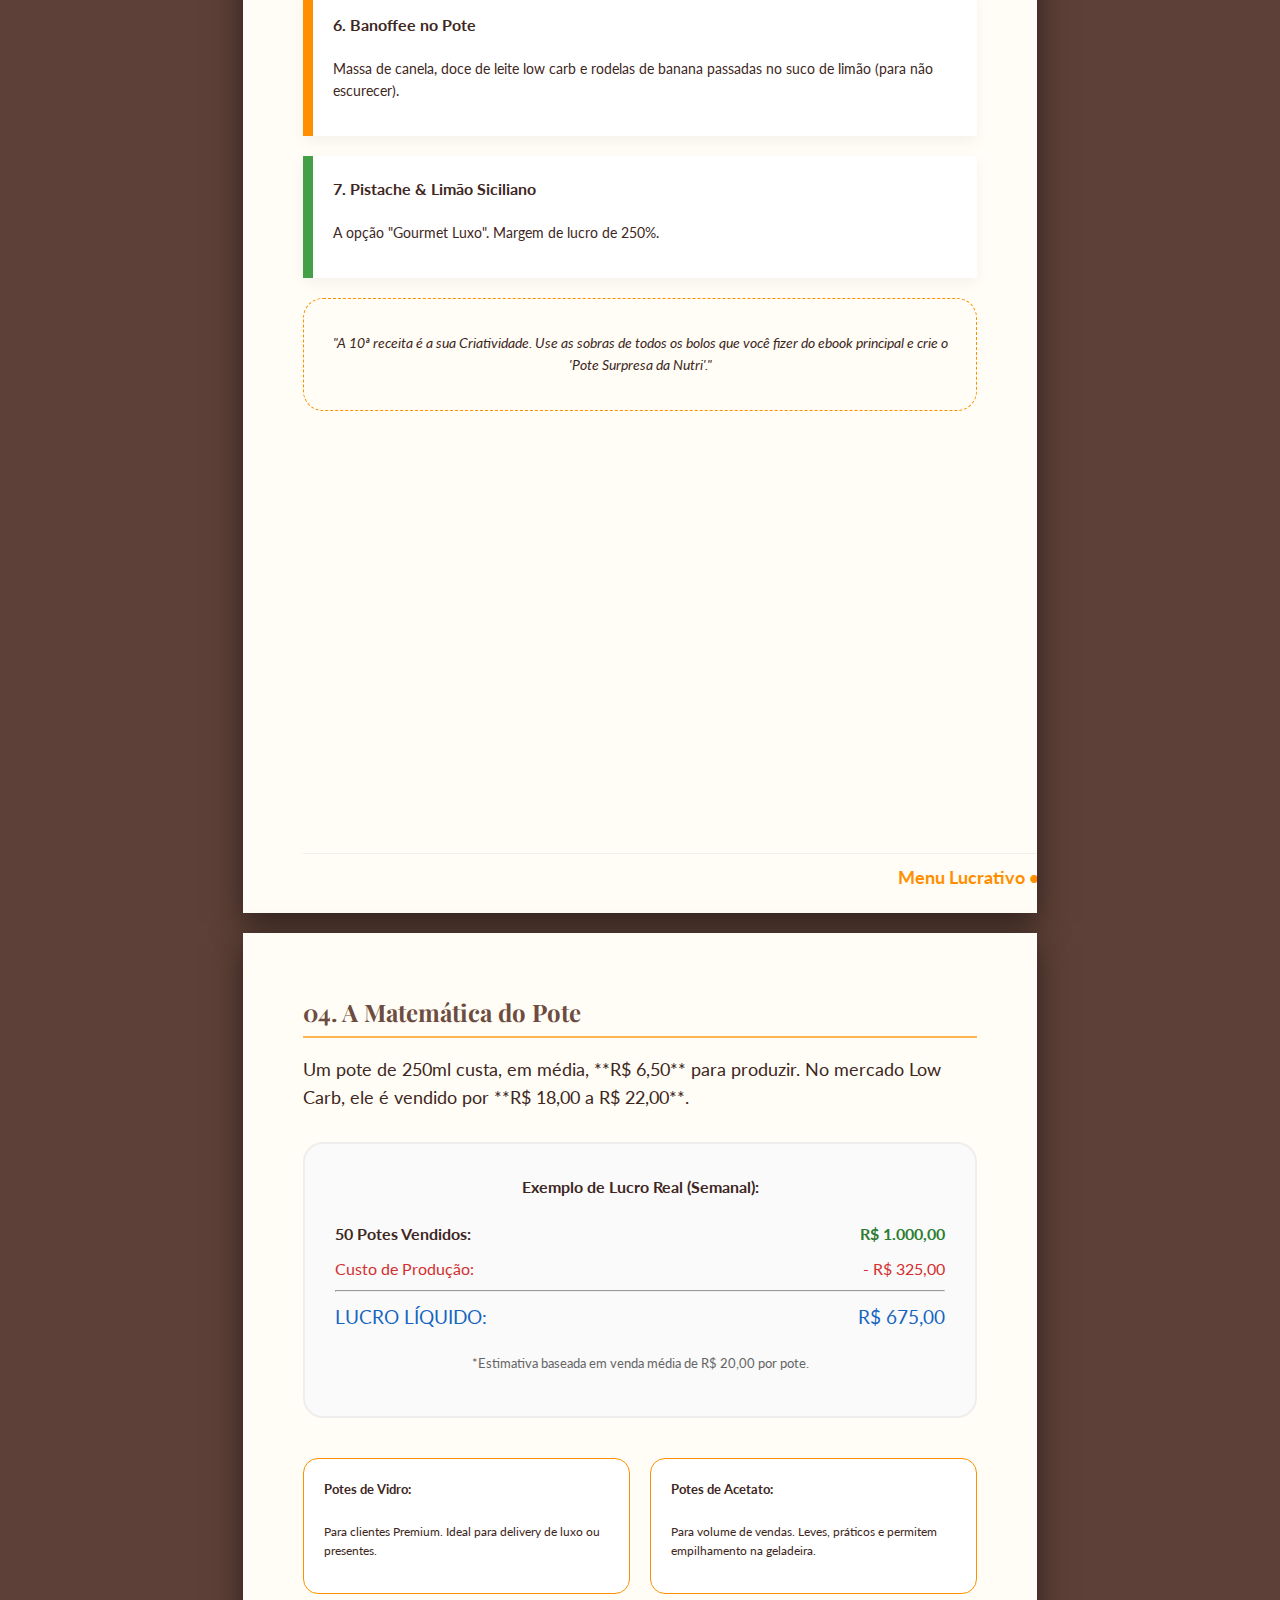
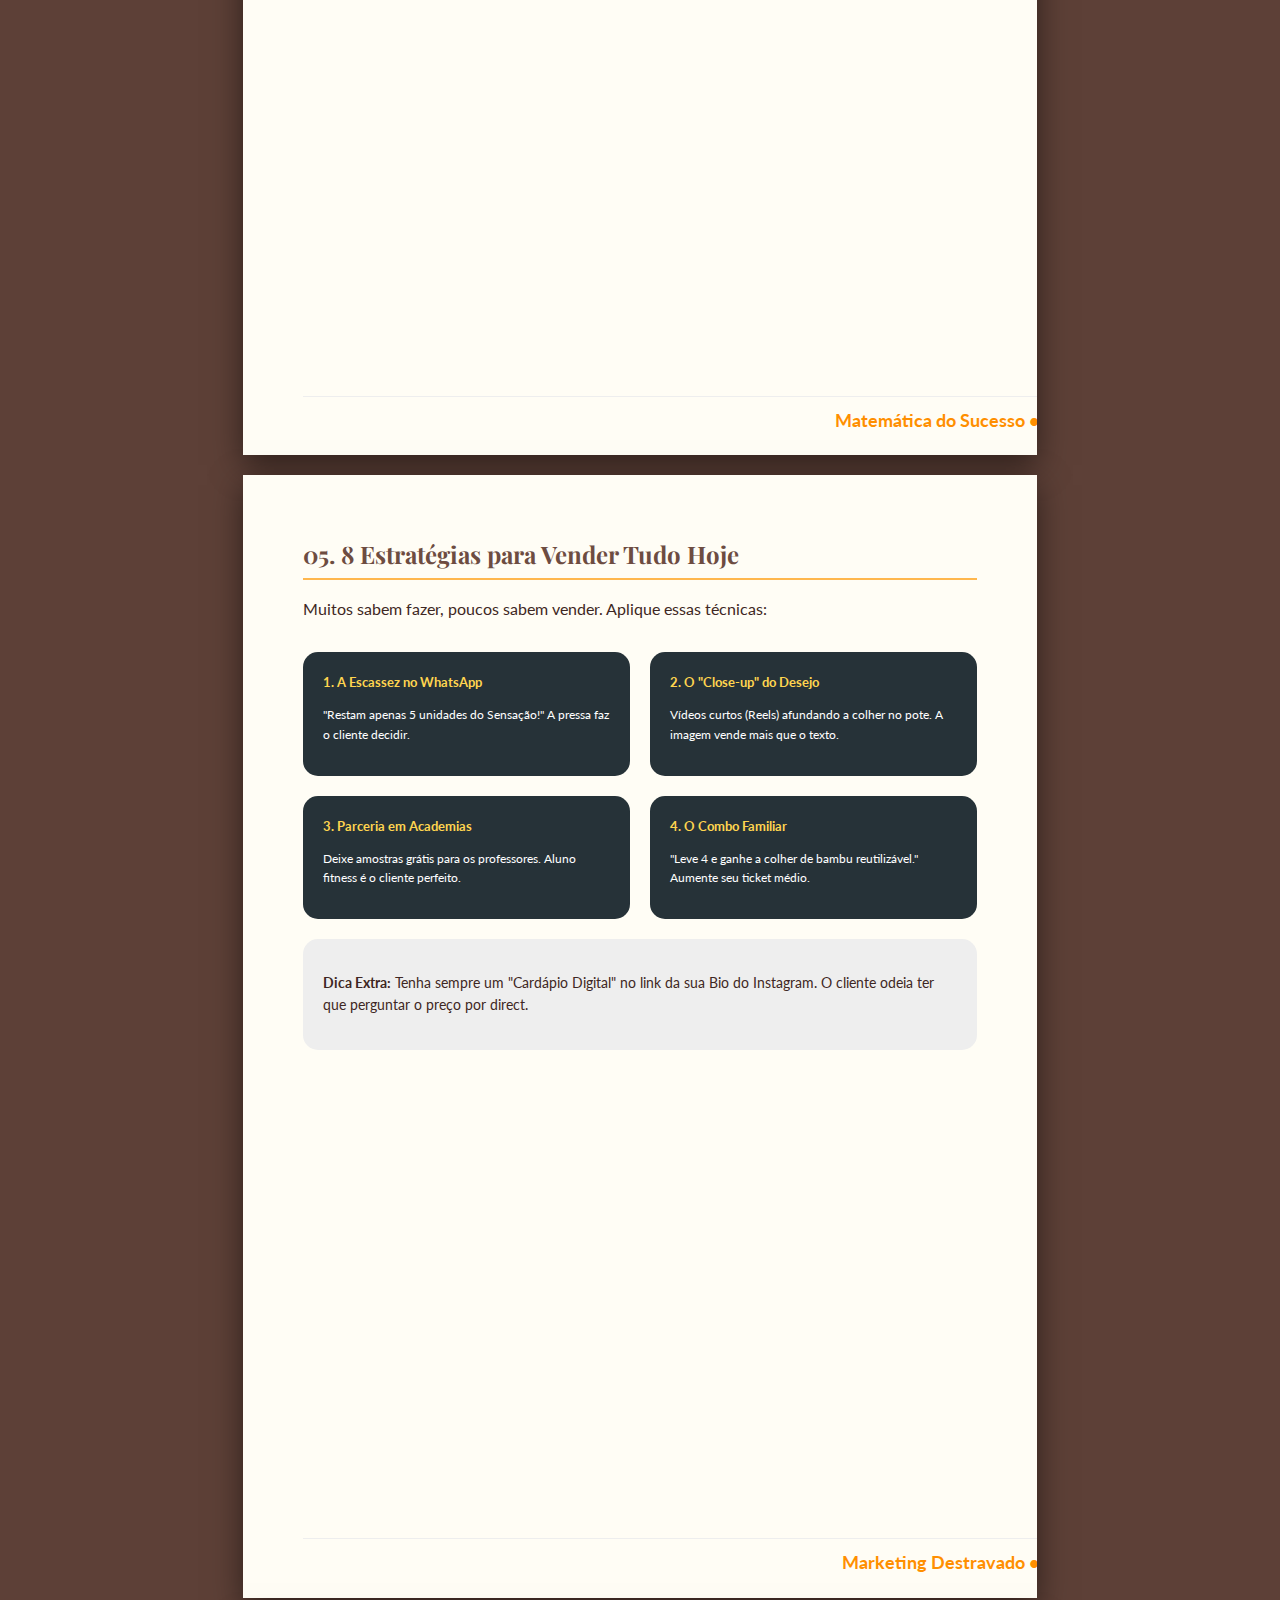
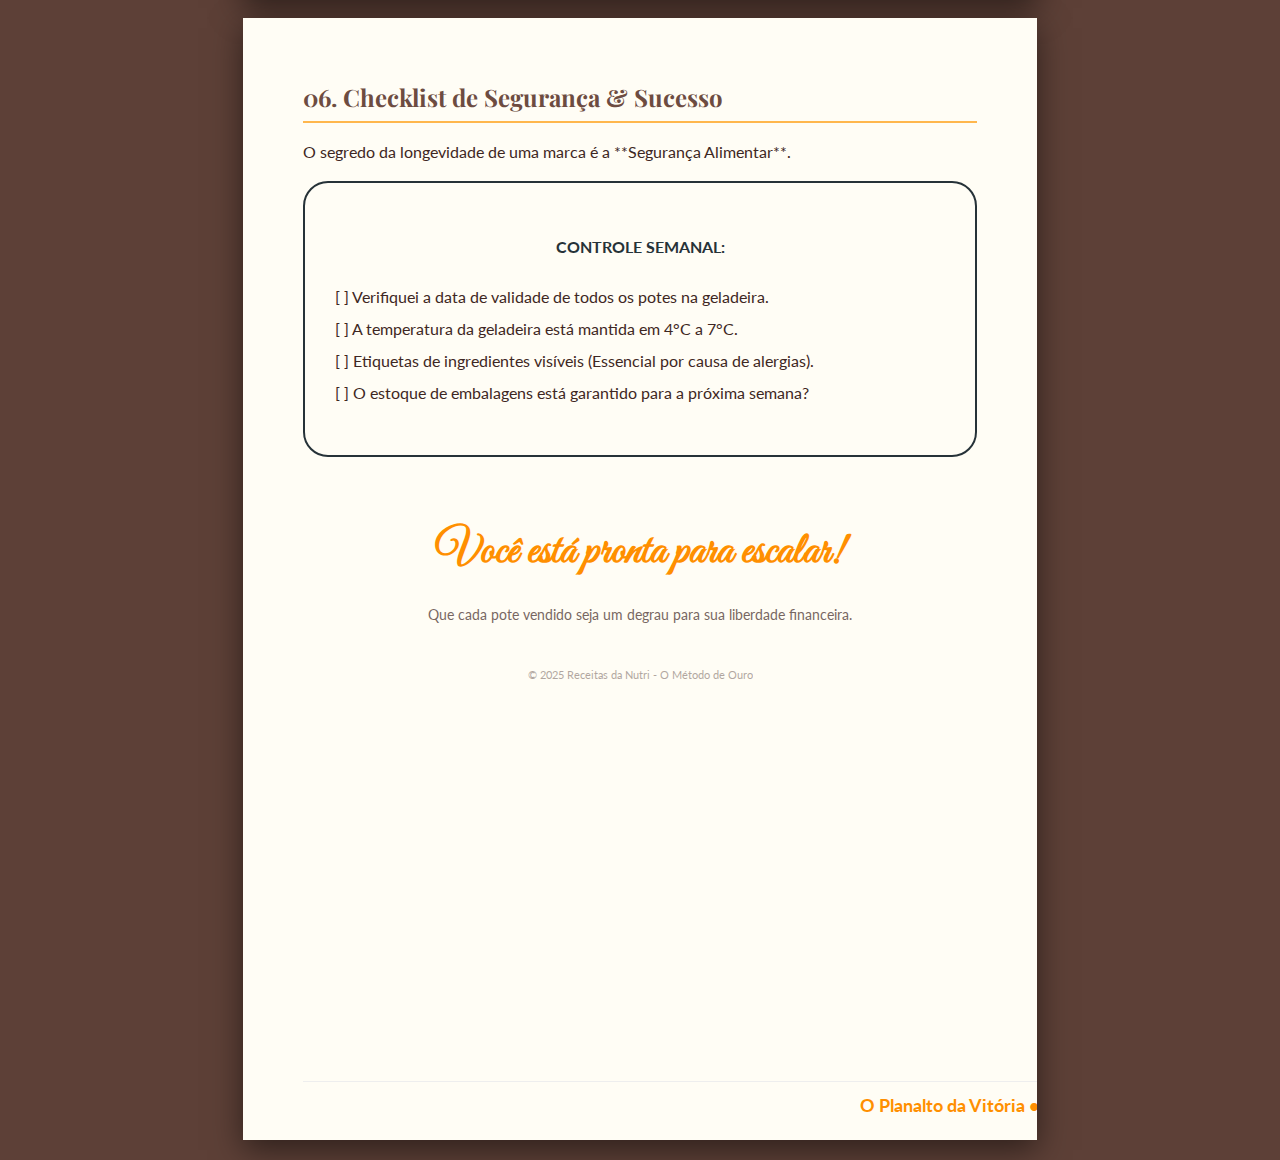
<file: landing-page/ebooks/bolos-de-pote.html>
<!DOCTYPE html>
<html lang="pt-BR">

<head>
    <meta charset="UTF-8">
    <meta name="viewport" content="width=device-width, initial-scale=1.0">
    <title>Bolos de Pote Lucrativos - O Método de Ouro Low Carb</title>
    <link rel="stylesheet" href="../assets/css/ebook.css">
    <link href="https://cdnjs.cloudflare.com/ajax/libs/font-awesome/6.0.0/css/all.min.css" rel="stylesheet">
    <style>
        :root {
            --primary-vibrant: #FF8F00;
            /* Amber/Orange Comercial */
            --secondary-vibrant: #263238;
            --accent-vibrant: #FFFDE7;
            --white: #FFFFFF;
        }

        .cover-page {
            background-image: url('https://images.unsplash.com/photo-1510439565632-77db7bcddc6e?q=80&w=2000&auto=format&fit=crop');
        }

        .logic-card {
            background: white;
            padding: 30px;
            border: 2px solid var(--primary-vibrant);
            border-radius: 20px;
            margin: 30px 0;
            position: relative;
        }

        .syrup-box {
            background: linear-gradient(135deg, #FFB300, #F57C00);
            color: white;
            padding: 40px;
            border-radius: 30px;
            margin: 40px 0;
            text-align: center;
        }

        .combo-card-vibrant {
            background: var(--white);
            border-left: 10px solid var(--primary-vibrant);
            padding: 20px;
            margin-bottom: 20px;
            box-shadow: 0 5px 15px rgba(0, 0, 0, 0.05);
        }

        .strategy-grid {
            display: grid;
            grid-template-columns: 1fr 1fr;
            gap: 20px;
        }

        .strategy-item {
            background: var(--secondary-vibrant);
            color: white;
            padding: 20px;
            border-radius: 15px;
        }

        .page-number {
            font-weight: bold;
            color: var(--primary-vibrant);
            font-size: 1.1rem;
            text-align: right;
            border-top: 1px solid #eee;
            margin-top: 30px;
            padding-top: 10px;
        }

        /* Anti-Copy Styles */
        body {
            -webkit-user-select: none;
            -moz-user-select: none;
            -ms-user-select: none;
            user-select: none;
        }
    </style>
    <script>
        // Disable Right Click, F12, and Ctrl+Shift+I
        document.addEventListener('contextmenu', event => event.preventDefault());
        document.onkeydown = function (e) {
            if (e.keyCode == 123) return false;
            if (e.ctrlKey && e.shiftKey && e.keyCode == 'I'.charCodeAt(0)) return false;
            if (e.ctrlKey && e.shiftKey && e.keyCode == 'C'.charCodeAt(0)) return false;
            if (e.ctrlKey && e.shiftKey && e.keyCode == 'J'.charCodeAt(0)) return false;
            if (e.ctrlKey && e.keyCode == 'U'.charCodeAt(0)) return false;
            if (e.ctrlKey && e.keyCode == 'C'.charCodeAt(0)) return false;
        };
    </script>
</head>

<body>

    <!-- PÁGINA 1: CAPA COMERCIAL -->
    <div class="page page-break cover-page"
        style="background-image: url('https://images.unsplash.com/photo-1510439565632-77db7bcddc6e?q=80&w=2000&auto=format&fit=crop');">
        <div class="cover-overlay"
            style="background: linear-gradient(135deg, rgba(255, 143, 0, 0.4), rgba(0, 0, 0, 0.85));"></div>
        <div class="cover-content">
            <span class="cover-badge" style="background: white; color: var(--primary-vibrant); font-weight: 900;">MÉTODO
                DINHEIRO NO POTE 2025</span>
            <div style="margin-top: auto; margin-bottom: auto;">
                <h2
                    style="font-family: var(--font-heading); color: #FFD54F; font-size: 2.2rem; font-weight: 300; margin-bottom: -10px; letter-spacing: 3px;">
                    A Versatilidade dos</h2>
                <h1 class="cover-title"
                    style="font-size: 6.5rem; line-height: 0.8; margin-bottom: 15px; font-weight: 900;">BOLOS
                    DE<br><span
                        style="color: #FFD54F; font-family: var(--font-script); text-transform: none; font-size: 5.5rem;">Pote</span>
                </h1>
                <p style="color: #fff; font-size: 1.5rem; margin-top: 25px; font-weight: 300; letter-spacing: 1px;">O
                    Plano de Ação para faturar R$ 3.000+ vendendo saúde em camadas irresistíveis.</p>
            </div>
            <div class="cover-author">
                <p style="color: #FFD54F;">GUIA PRÁTICO • 8 PÁGINAS DE ESTRATÉGIA</p>
            </div>
        </div>
    </div>

    <!-- PÁGINA 2: LÓGICA DAS 3 CAMADAS -->
    <div class="page page-break">
        <div class="interior-page">
            <h2 class="section-title">01. A Engenharia do Pote</h2>

            <p style="font-size: 1.1rem; line-height: 1.8;">Para um bolo de pote ser lucrativo, ele precisa ter o
                equilíbrio visual perfeito. O cliente come primeiro com os olhos. A regra de ouro é a **Simetria das
                Camadas**.</p>

            <div class="logic-card">
                <h4 style="color: var(--primary-vibrant); margin-top: 0;">A Proporção Ideal:</h4>
                <ul style="line-height: 2;">
                    <li><strong>Base (20%):</strong> Massa fofa e bem regada.</li>
                    <li><strong>Recheio 1 (30%):</strong> Textura cremosa e sabor principal.</li>
                    <li><strong>Centro (20%):</strong> Fruta, contraste ácido ou crocância.</li>
                    <li><strong>Recheio 2 + Topo (30%):</strong> Visual UAU e finalização.</li>
                </ul>
            </div>

            <div
                style="background: var(--accent-vibrant); padding: 25px; border-radius: 20px; border-left: 5px solid var(--primary-vibrant);">
                <h4 style="margin-top: 0; color: var(--primary-vibrant);">Dica de Produção em Lote:</h4>
                <p style="font-size: 0.9rem;">Nunca asse bolos redondos para fazer pão de pote. Use **assadeiras
                    retangulares grandes**. Isso agiliza o corte e reduz o desperdício das "bordas" em 80%.</p>
            </div>

            <div class="page-number">Método de Montagem • Pág 02</div>
        </div>
    </div>

    <!-- PÁGINA 3: O SEGREDO DA CALDA (NUNCA MAIS BOLO SECO!) -->
    <div class="page page-break">
        <div class="interior-page">
            <h2 class="section-title">02. Caldas de Ouro: O Segredo da Umidade</h2>

            <p style="font-size: 1.05rem;">Bolo de pote "seco" é o maior motivo de perda de clientes. No Low Carb, o
                desafio é regar sem deixar o bolo virar uma "papa" e sem azedar.</p>

            <div class="syrup-box">
                <h3 style="margin-top: 0;">Calda Base de Leite de Coco & Baunilha</h3>
                <p style="font-size: 0.9rem;">200ml Leite de Coco Light + 100ml Água Filtrada + 1 colher de Xilitol +
                    gotas de Baunilha. **Leve ao fogo até ferver**. Isso mata bactérias e aumenta a validade do seu bolo
                    no pote.</p>
            </div>

            <div class="strategy-grid">
                <div style="background: #E3F2FD; padding: 20px; border-radius: 15px;">
                    <h5 style="color: #1976D2;">Para Bolos de Chocolate:</h5>
                    <p style="font-size: 0.8rem;">Adicione 1 colher de Cacau 100% na calda quente. A massa absorve o
                        sabor e fica com cor de chocolate intenso.</p>
                </div>
                <div style="background: #FFF8E1; padding: 20px; border-radius: 15px;">
                    <h5 style="color: #FFA000;">Para Bolos Cítricos:</h5>
                    <p style="font-size: 0.8rem;">Substitua 50ml de água por suco de limão siciliano ou laranja
                        (natural). Frescor garantido.</p>
                </div>
            </div>

            <div class="page-number">Segredos de Hidratação • Pág 03</div>
        </div>
    </div>

    <!-- PÁGINA 4-5: O MENU DAS 10 CAMPEÃS -->
    <div class="page page-break">
        <div class="interior-page">
            <h2 class="section-title">03. O Menu de Ouro (As 10 que Vendem)</h2>

            <div class="combo-card-vibrant">
                <h4 style="margin-top: 0;">1. Prestígio Low Carb Real</h4>
                <p style="font-size: 0.85rem;">Massa extra-dark de cacau, recheio cremoso de coco fresco e ganache 70%
                    no topo. **Vende 2x mais que qualquer outro**.</p>
            </div>

            <div class="combo-card-vibrant">
                <h4 style="margin-top: 0;">2. Red Velvet com Cream Cheese</h4>
                <p style="font-size: 0.85rem;">Cor vibrante (beterraba) e o azedinho do queijo. O queridinho do
                    Instagram.</p>
            </div>

            <div class="combo-card-vibrant">
                <h4 style="margin-top: 0;">3. Sensação de Morango Artesanal</h4>
                <p style="font-size: 0.85rem;">Geleia de morango feita sem açúcar (cozida com maçã) + Brigadeiro de
                    Ninho Branco.</p>
            </div>

            <div class="combo-card-vibrant">
                <h4 style="margin-top: 0;">4. Romeu e Julieta Moderno</h4>
                <p style="font-size: 0.85rem;">Massa de baunilha, recheio de queijo e um coulis de goiabada low carb
                    (goiaba batida com estévia).</p>
            </div>

            <div class="page-number">Menu Lucrativo • Pág 04</div>
        </div>
    </div>

    <div class="page page-break">
        <div class="interior-page">
            <div class="combo-card-vibrant">
                <h4 style="margin-top: 0;">5. Cenoura com Chocolate (O Clássico)</h4>
                <p style="font-size: 0.85rem;">Massa de cenoura feita no liquidificador e cobertura de brigadeiro belga
                    70%.</p>
            </div>

            <div class="combo-card-vibrant">
                <h4 style="margin-top: 0;">6. Banoffee no Pote</h4>
                <p style="font-size: 0.85rem;">Massa de canela, doce de leite low carb e rodelas de banana passadas no
                    suco de limão (para não escurecer).</p>
            </div>

            <div class="combo-card-vibrant" style="border-color: #43A047;">
                <h4 style="margin-top: 0;">7. Pistache & Limão Siciliano</h4>
                <p style="font-size: 0.85rem;">A opção "Gourmet Luxo". Margem de lucro de 250%.</p>
            </div>

            <div
                style="text-align: center; border: 1px dashed var(--primary-vibrant); padding: 20px; border-radius: 20px;">
                <p style="font-size: 0.85rem; font-style: italic;">"A 10ª receita é a sua Criatividade. Use as sobras de
                    todos os bolos que você fizer do ebook principal e crie o 'Pote Surpresa da Nutri'."</p>
            </div>

            <div class="page-number">Menu Lucrativo • Pág 05</div>
        </div>
    </div>

    <!-- PÁGINA 6: CUSTO, PREÇO E EMBALAGEM -->
    <div class="page page-break">
        <div class="interior-page">
            <h2 class="section-title">04. A Matemática do Pote</h2>

            <p style="font-size: 1.1rem; margin-bottom: 30px;">Um pote de 250ml custa, em média, **R$ 6,50** para
                produzir. No mercado Low Carb, ele é vendido por **R$ 18,00 a R$ 22,00**.</p>

            <div style="background: #fafafa; padding: 30px; border-radius: 20px; border: 2px solid #eee;">
                <h4 style="margin-top: 0; text-align: center;">Exemplo de Lucro Real (Semanal):</h4>
                <div style="display: flex; justify-content: space-between; margin-top: 20px; font-weight: bold;">
                    <span>50 Potes Vendidos:</span>
                    <span style="color: #2E7D32;">R$ 1.000,00</span>
                </div>
                <div style="display: flex; justify-content: space-between; margin-top: 10px; color: #D32F2F;">
                    <span>Custo de Produção:</span>
                    <span>- R$ 325,00</span>
                </div>
                <hr>
                <div
                    style="display: flex; justify-content: space-between; margin-top: 10px; font-size: 1.2rem; color: #1565C0;">
                    <span>LUCRO LÍQUIDO:</span>
                    <span>R$ 675,00</span>
                </div>
                <p style="font-size: 0.8rem; text-align: center; margin-top: 20px; color: #666;">*Estimativa baseada em
                    venda média de R$ 20,00 por pote.</p>
            </div>

            <div style="margin-top: 40px; display: grid; grid-template-columns: 1fr 1fr; gap: 20px;">
                <div
                    style="background: white; border: 1px solid var(--primary-vibrant); padding: 20px; border-radius: 15px;">
                    <h5 style="margin-top: 0;">Potes de Vidro:</h5>
                    <p style="font-size: 0.75rem;">Para clientes Premium. Ideal para delivery de luxo ou presentes.</p>
                </div>
                <div
                    style="background: white; border: 1px solid var(--primary-vibrant); padding: 20px; border-radius: 15px;">
                    <h5 style="margin-top: 0;">Potes de Acetato:</h5>
                    <p style="font-size: 0.75rem;">Para volume de vendas. Leves, práticos e permitem empilhamento na
                        geladeira.</p>
                </div>
            </div>

            <div class="page-number">Matemática do Sucesso • Pág 06</div>
        </div>
    </div>

    <!-- PÁGINA 7: 8 ESTRATÉGIAS DE VENDA (BÔNUS) -->
    <div class="page page-break">
        <div class="interior-page">
            <h2 class="section-title">05. 8 Estratégias para Vender Tudo Hoje</h2>

            <p style="margin-bottom: 30px;">Muitos sabem fazer, poucos sabem vender. Aplique essas técnicas:</p>

            <div class="strategy-grid">
                <div class="strategy-item">
                    <h5 style="margin: 0; color: #FFD54F;">1. A Escassez no WhatsApp</h5>
                    <p style="font-size: 0.75rem;">"Restam apenas 5 unidades do Sensação!" A pressa faz o cliente
                        decidir.</p>
                </div>
                <div class="strategy-item">
                    <h5 style="margin: 0; color: #FFD54F;">2. O "Close-up" do Desejo</h5>
                    <p style="font-size: 0.75rem;">Vídeos curtos (Reels) afundando a colher no pote. A imagem vende mais
                        que o texto.</p>
                </div>
                <div class="strategy-item">
                    <h5 style="margin: 0; color: #FFD54F;">3. Parceria em Academias</h5>
                    <p style="font-size: 0.75rem;">Deixe amostras grátis para os professores. Aluno fitness é o cliente
                        perfeito.</p>
                </div>
                <div class="strategy-item">
                    <h5 style="margin: 0; color: #FFD54F;">4. O Combo Familiar</h5>
                    <p style="font-size: 0.75rem;">"Leve 4 e ganhe a colher de bambu reutilizável." Aumente seu ticket
                        médio.</p>
                </div>
            </div>

            <div style="margin-top: 20px; background: #eee; padding: 20px; border-radius: 15px; font-size: 0.85rem;">
                <p><strong>Dica Extra:</strong> Tenha sempre um "Cardápio Digital" no link da sua Bio do Instagram. O
                    cliente odeia ter que perguntar o preço por direct.</p>
            </div>

            <div class="page-number">Marketing Destravado • Pág 07</div>
        </div>
    </div>

    <!-- PÁGINA 8: SEGURANÇA E INVENTÁRIO -->
    <div class="page page-break">
        <div class="interior-page">
            <h2 class="section-title">06. Checklist de Segurança & Sucesso</h2>

            <p>O segredo da longevidade de uma marca é a **Segurança Alimentar**.</p>

            <div style="border: 2px solid var(--secondary-vibrant); padding: 30px; border-radius: 25px;">
                <h4 style="text-align: center; color: var(--secondary-vibrant);">CONTROLE SEMANAL:</h4>
                <ul style="list-style: none; padding: 0; line-height: 2;">
                    <li>[ ] Verifiquei a data de validade de todos os potes na geladeira.</li>
                    <li>[ ] A temperatura da geladeira está mantida em 4°C a 7°C.</li>
                    <li>[ ] Etiquetas de ingredientes visíveis (Essencial por causa de alergias).</li>
                    <li>[ ] O estoque de embalagens está garantido para a próxima semana?</li>
                </ul>
            </div>

            <div style="text-align: center; margin-top: 60px;">
                <h3
                    style="font-family: var(--font-script); font-size: 2.8rem; color: var(--primary-vibrant); margin: 0;">
                    Você está pronta para escalar!</h3>
                <p style="font-size: 0.9rem; opacity: 0.7;">Que cada pote vendido seja um degrau para sua liberdade
                    financeira.</p>
                <p style="font-size: 0.7rem; opacity: 0.4; margin-top: 40px;">© 2025 Receitas da Nutri - O Método de
                    Ouro</p>
            </div>

            <div class="page-number">O Planalto da Vitória • Pág 08</div>
        </div>
    </div>

</body>

</html>
</file>
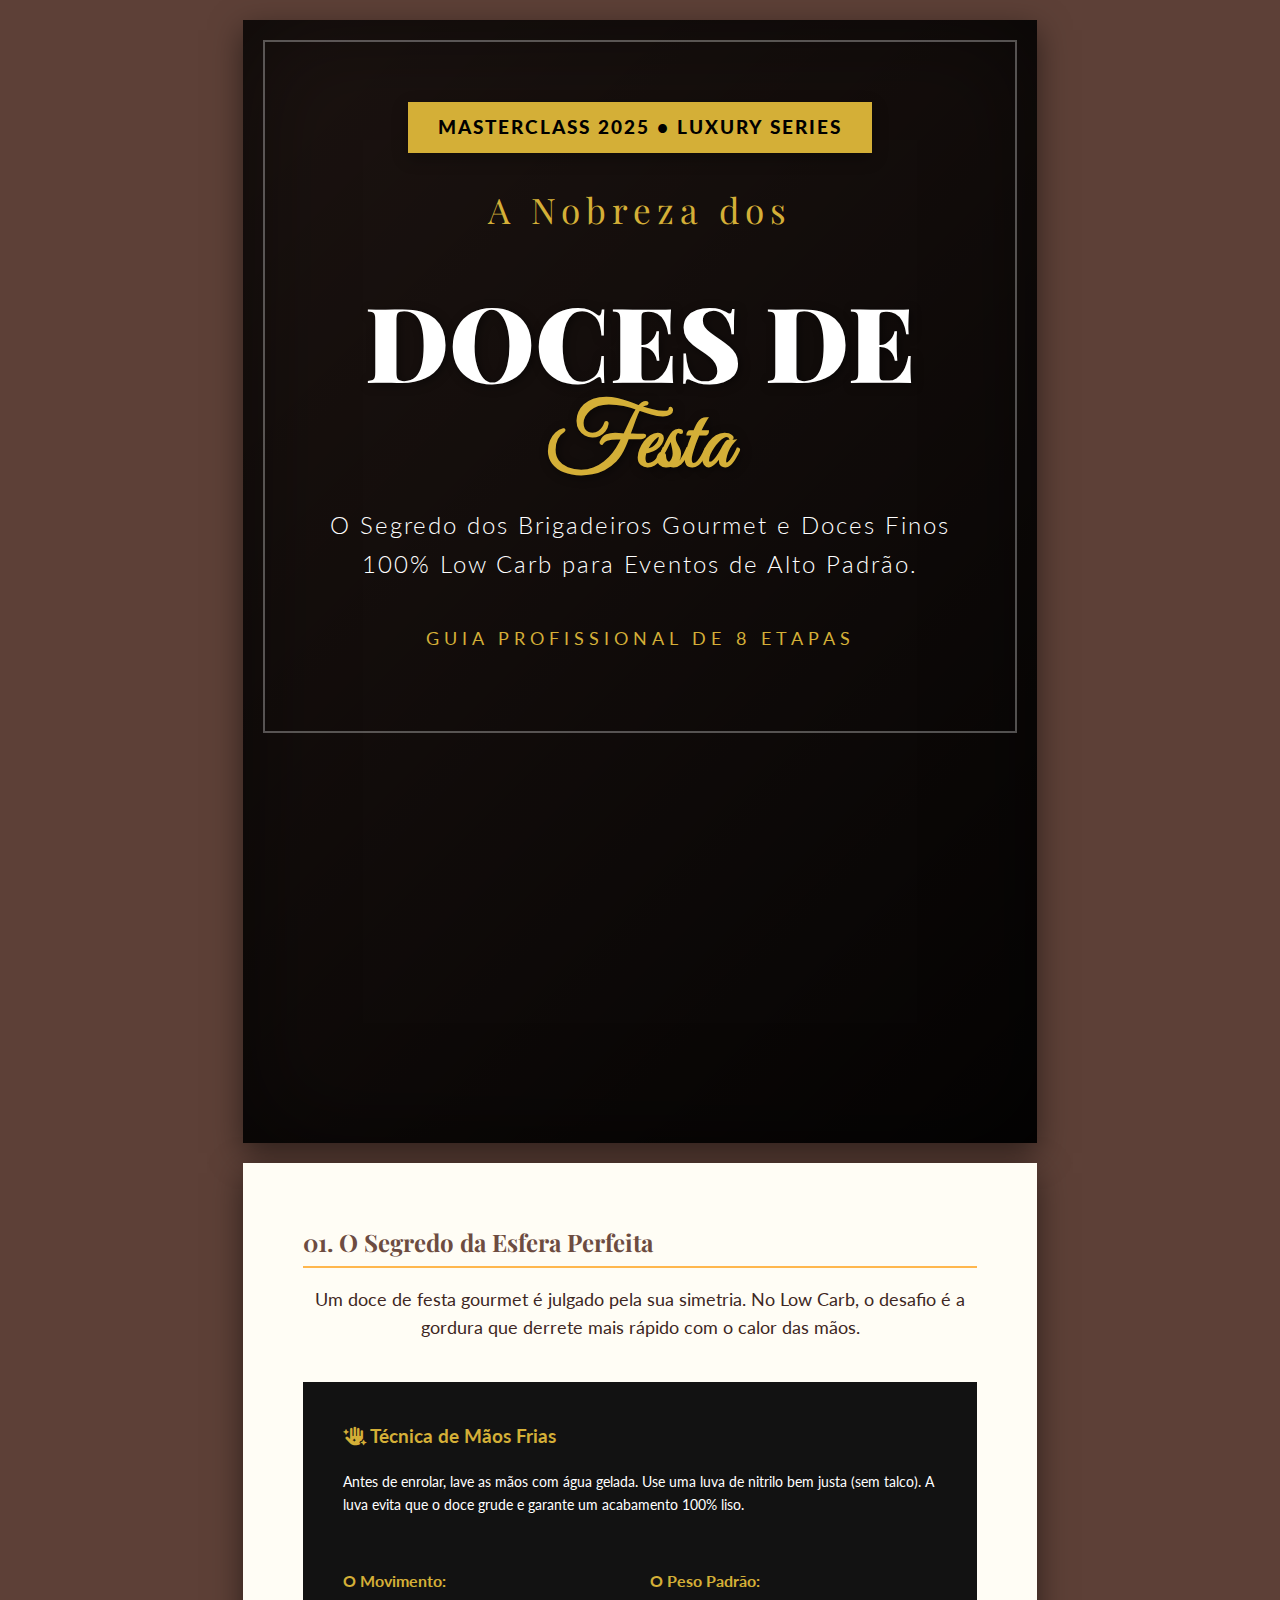
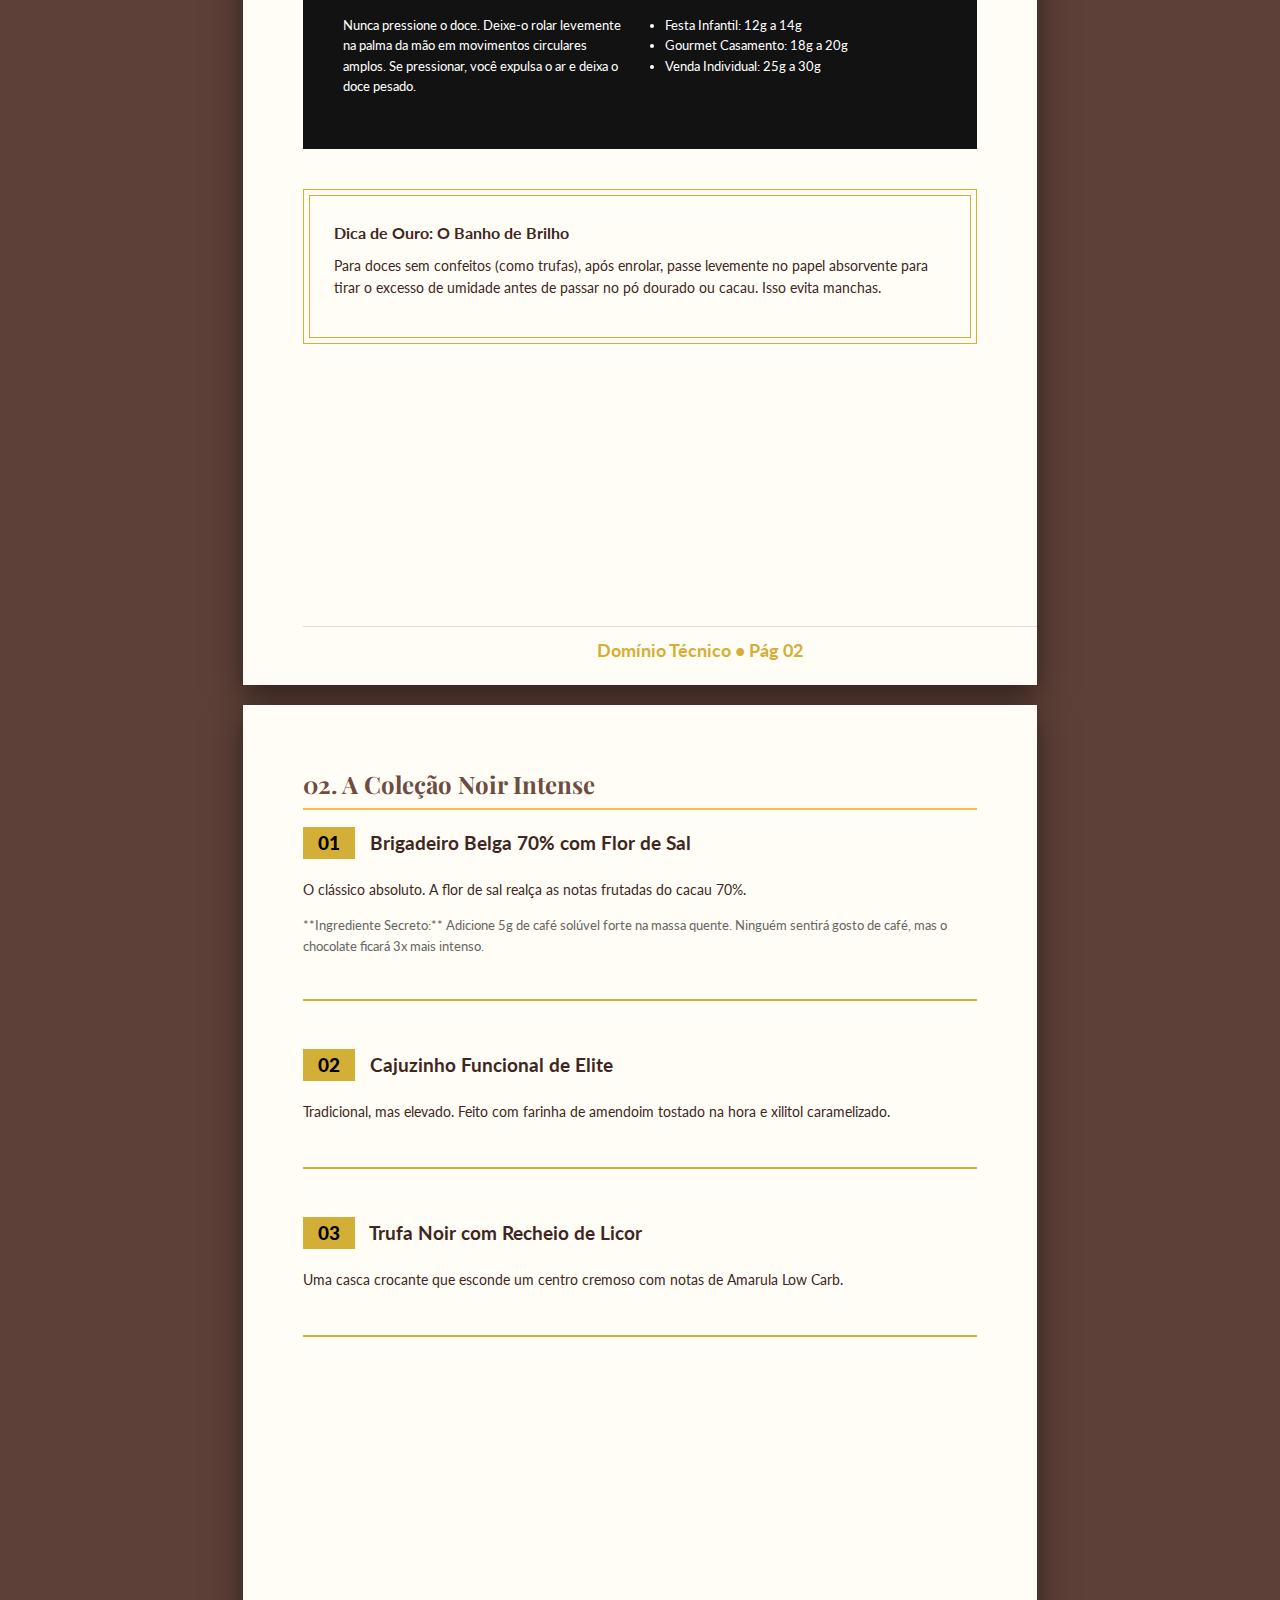
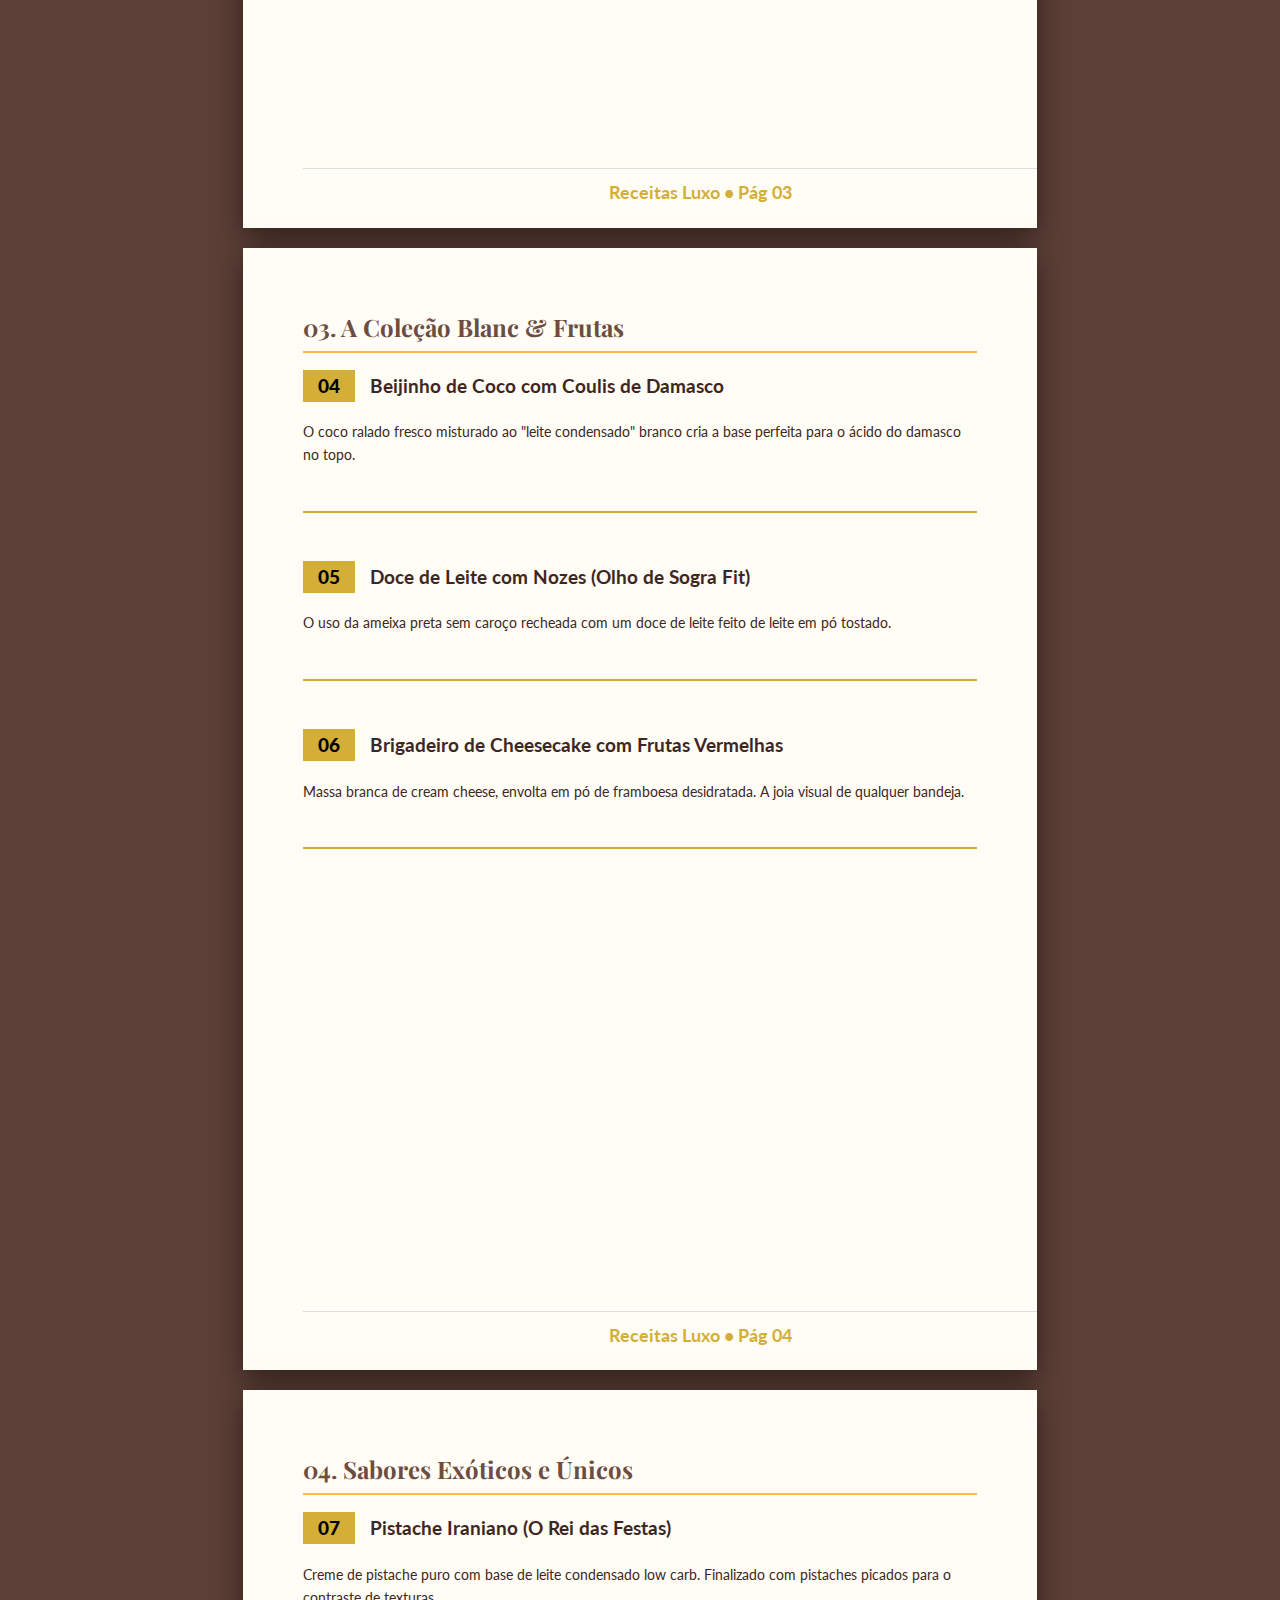
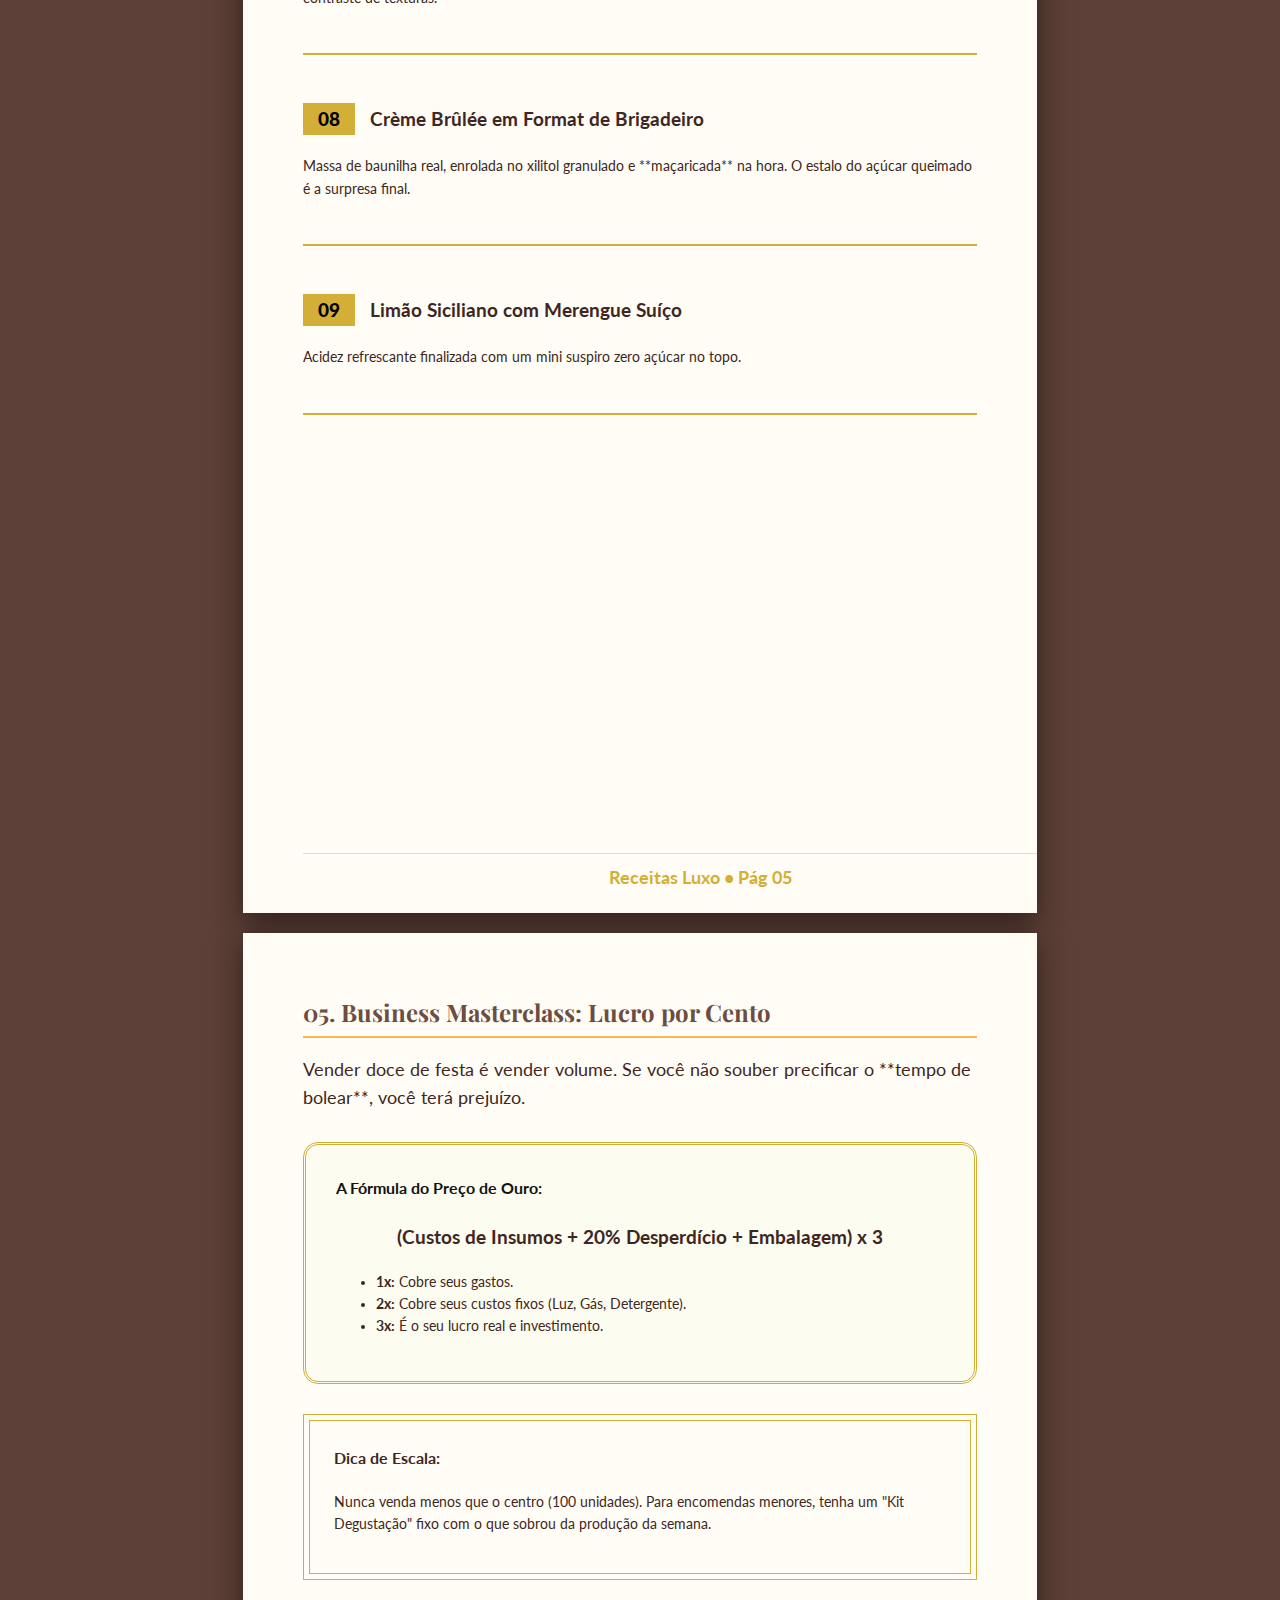
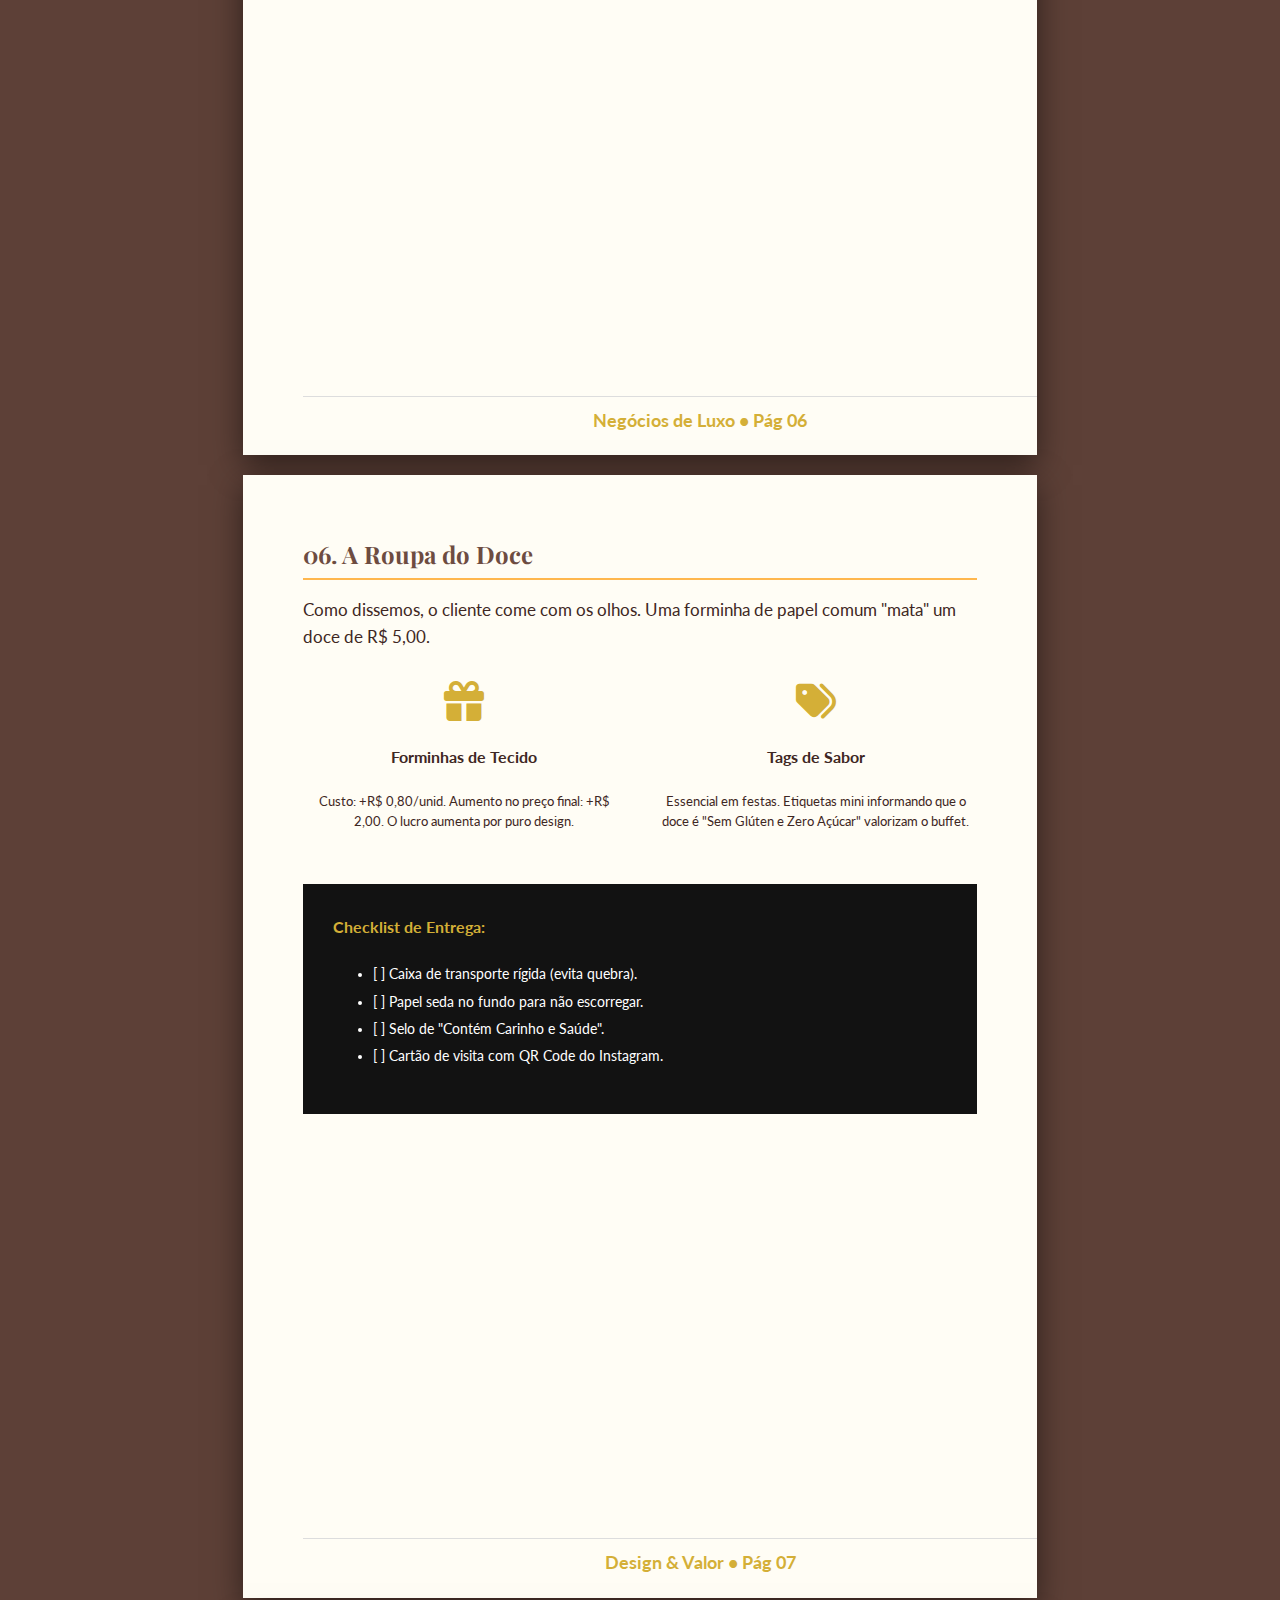
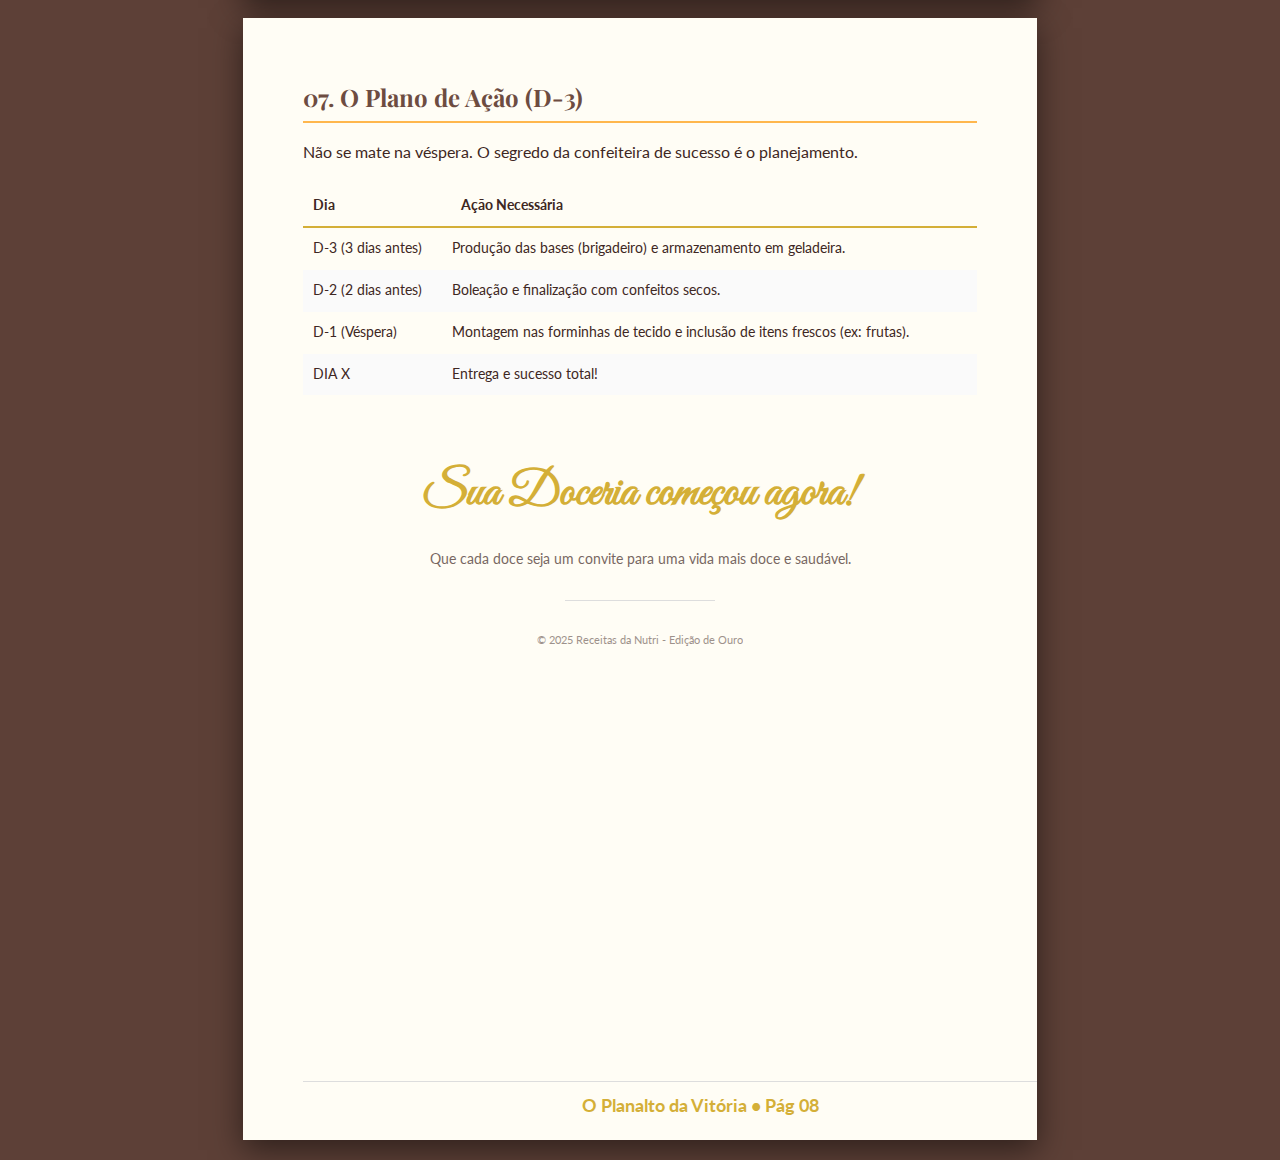
<file: landing-page/ebooks/doces-festa-lowcarb.html>
<!DOCTYPE html>
<html lang="pt-BR">

<head>
    <meta charset="UTF-8">
    <meta name="viewport" content="width=device-width, initial-scale=1.0">
    <title>Doces de Festa & Brigadeiros Gourmet Low Carb - Edição de Ouro</title>
    <link rel="stylesheet" href="../assets/css/ebook.css">
    <link href="https://cdnjs.cloudflare.com/ajax/libs/font-awesome/6.0.0/css/all.min.css" rel="stylesheet">
    <style>
        :root {
            --primary-vibrant: #121212;
            /* Black Luxury */
            --secondary-vibrant: #D4AF37;
            /* Gold */
            --accent-vibrant: #FDFCF0;
            --white: #FFFFFF;
        }

        .cover-page {
            background-image: url('https://images.unsplash.com/photo-1551024506-0bccd828d307?q=80&w=2000&auto=format&fit=crop');
        }

        .gold-border-box {
            border: 1px solid var(--secondary-vibrant);
            padding: 30px;
            margin: 30px 0;
            position: relative;
        }

        .gold-border-box::after {
            content: "";
            position: absolute;
            top: 5px;
            left: 5px;
            right: 5px;
            bottom: 5px;
            border: 1px solid var(--secondary-vibrant);
            pointer-events: none;
        }

        .rolling-masterclass {
            background: var(--primary-vibrant);
            color: white;
            padding: 40px;
            border-radius: 0;
            margin: 40px 0;
        }

        .recipe-luxury {
            margin-bottom: 50px;
            border-bottom: 2px solid var(--secondary-vibrant);
            padding-bottom: 30px;
        }

        .step-badge {
            background: var(--secondary-vibrant);
            color: black;
            padding: 5px 15px;
            font-weight: 900;
            margin-right: 10px;
        }

        .pricing-vibrant {
            background: var(--accent-vibrant);
            padding: 30px;
            border-radius: 15px;
            border: 3px double var(--secondary-vibrant);
        }

        .page-number {
            font-weight: bold;
            color: var(--secondary-vibrant);
            font-size: 1.1rem;
            text-align: center;
            border-top: 1px solid #ddd;
            margin-top: 40px;
            padding-top: 10px;
        }

        /* Anti-Copy Styles */
        body {
            -webkit-user-select: none;
            -moz-user-select: none;
            -ms-user-select: none;
            user-select: none;
        }
    </style>
    <script>
        // Disable Right Click, F12, and Ctrl+Shift+I
        document.addEventListener('contextmenu', event => event.preventDefault());
        document.onkeydown = function (e) {
            if (e.keyCode == 123) return false;
            if (e.ctrlKey && e.shiftKey && e.keyCode == 'I'.charCodeAt(0)) return false;
            if (e.ctrlKey && e.shiftKey && e.keyCode == 'C'.charCodeAt(0)) return false;
            if (e.ctrlKey && e.shiftKey && e.keyCode == 'J'.charCodeAt(0)) return false;
            if (e.ctrlKey && e.keyCode == 'U'.charCodeAt(0)) return false;
            if (e.ctrlKey && e.keyCode == 'C'.charCodeAt(0)) return false;
        };
    </script>
</head>

<body>

    <!-- PÁGINA 1: CAPA LUXO -->
    <div class="page page-break cover-page">
        <div class="cover-overlay"
            style="background: linear-gradient(135deg, rgba(0, 0, 0, 0.7), rgba(0, 0, 0, 0.95));"></div>
        <div class="cover-content">
            <span class="cover-badge"
                style="background: var(--secondary-vibrant); color: black; border-radius: 0; font-weight: 900;">MASTERCLASS
                2025 • LUXURY SERIES</span>
            <div style="margin-top: auto; margin-bottom: auto;">
                <h2
                    style="font-family: var(--font-heading); color: var(--secondary-vibrant); font-size: 2.2rem; font-weight: 300; margin-bottom: -10px; letter-spacing: 6px;">
                    A Nobreza dos</h2>
                <h1 class="cover-title"
                    style="font-size: 6.5rem; line-height: 0.8; margin-bottom: 15px; font-weight: 900;">DOCES
                    DE<br><span
                        style="color: var(--secondary-vibrant); font-family: var(--font-script); text-transform: none; font-size: 5.5rem;">Festa</span>
                </h1>
                <p style="color: #fff; font-size: 1.5rem; margin-top: 25px; font-weight: 300; letter-spacing: 2px;">O
                    Segredo dos Brigadeiros Gourmet e Doces Finos 100% Low Carb para Eventos de Alto Padrão.</p>
            </div>
            <div class="cover-author">
                <p style="color: var(--secondary-vibrant); letter-spacing: 5px;">GUIA PROFISSIONAL DE 8 ETAPAS</p>
            </div>
        </div>
    </div>

    <!-- PÁGINA 2: MASTERCLASS DA BOLEAÇÃO -->
    <div class="page page-break">
        <div class="interior-page">
            <h2 class="section-title">01. O Segredo da Esfera Perfeita</h2>

            <p style="font-size: 1.1rem; text-align: center; margin-bottom: 30px;">Um doce de festa gourmet é julgado
                pela sua simetria. No Low Carb, o desafio é a gordura que derrete mais rápido com o calor das mãos.</p>

            <div class="rolling-masterclass">
                <h3 style="color: var(--secondary-vibrant); margin-top: 0;"><i class="fa-solid fa-hand-sparkles"></i>
                    Técnica de Mãos Frias</h3>
                <p style="font-size: 0.9rem;">Antes de enrolar, lave as mãos com água gelada. Use uma luva de nitrilo
                    bem justa (sem talco). A luva evita que o doce grude e garante um acabamento 100% liso.</p>

                <div style="display: grid; grid-template-columns: 1fr 1fr; gap: 20px; margin-top: 30px;">
                    <div>
                        <h4 style="color: var(--secondary-vibrant); font-size: 1rem;">O Movimento:</h4>
                        <p style="font-size: 0.8rem;">Nunca pressione o doce. Deixe-o rolar levemente na palma da mão em
                            movimentos circulares amplos. Se pressionar, você expulsa o ar e deixa o doce pesado.</p>
                    </div>
                    <div>
                        <h4 style="color: var(--secondary-vibrant); font-size: 1rem;">O Peso Padrão:</h4>
                        <ul style="font-size: 0.8rem; padding-left: 15px;">
                            <li>Festa Infantil: 12g a 14g</li>
                            <li>Gourmet Casamento: 18g a 20g</li>
                            <li>Venda Individual: 25g a 30g</li>
                        </ul>
                    </div>
                </div>
            </div>

            <div class="gold-border-box">
                <h4 style="margin: 0;">Dica de Ouro: O Banho de Brilho</h4>
                <p style="font-size: 0.85rem; margin-top: 10px;">Para doces sem confeitos (como trufas), após enrolar,
                    passe levemente no papel absorvente para tirar o excesso de umidade antes de passar no pó dourado ou
                    cacau. Isso evita manchas.</p>
            </div>

            <div class="page-number">Domínio Técnico • Pág 02</div>
        </div>
    </div>

    <!-- PÁGINA 3: A COLEÇÃO NOIR (DOCES ESCUROS) -->
    <div class="page page-break">
        <div class="interior-page">
            <h2 class="section-title">02. A Coleção Noir Intense</h2>

            <div class="recipe-luxury">
                <h3><span class="step-badge">01</span> Brigadeiro Belga 70% com Flor de Sal</h3>
                <p style="font-size: 0.9rem;">O clássico absoluto. A flor de sal realça as notas frutadas do cacau 70%.
                </p>
                <p style="font-size: 0.8rem; color: #666;">**Ingrediente Secreto:** Adicione 5g de café solúvel forte na
                    massa quente. Ninguém sentirá gosto de café, mas o chocolate ficará 3x mais intenso.</p>
            </div>

            <div class="recipe-luxury">
                <h3><span class="step-badge">02</span> Cajuzinho Funcional de Elite</h3>
                <p style="font-size: 0.9rem;">Tradicional, mas elevado. Feito com farinha de amendoim tostado na hora e
                    xilitol caramelizado.</p>
            </div>

            <div class="recipe-luxury">
                <h3><span class="step-badge">03</span> Trufa Noir com Recheio de Licor</h3>
                <p style="font-size: 0.9rem;">Uma casca crocante que esconde um centro cremoso com notas de Amarula Low
                    Carb.</p>
            </div>

            <div class="page-number">Receitas Luxo • Pág 03</div>
        </div>
    </div>

    <!-- PÁGINA 4: A COLEÇÃO BLANC (DOCES CLAROS) -->
    <div class="page page-break">
        <div class="interior-page">
            <h2 class="section-title">03. A Coleção Blanc & Frutas</h2>

            <div class="recipe-luxury">
                <h3><span class="step-badge">04</span> Beijinho de Coco com Coulis de Damasco</h3>
                <p style="font-size: 0.9rem;">O coco ralado fresco misturado ao "leite condensado" branco cria a base
                    perfeita para o ácido do damasco no topo.</p>
            </div>

            <div class="recipe-luxury">
                <h3><span class="step-badge">05</span> Doce de Leite com Nozes (Olho de Sogra Fit)</h3>
                <p style="font-size: 0.9rem;">O uso da ameixa preta sem caroço recheada com um doce de leite feito de
                    leite em pó tostado.</p>
            </div>

            <div class="recipe-luxury">
                <h3><span class="step-badge">06</span> Brigadeiro de Cheesecake com Frutas Vermelhas</h3>
                <p style="font-size: 0.9rem;">Massa branca de cream cheese, envolta em pó de framboesa desidratada. A
                    joia visual de qualquer bandeja.</p>
            </div>

            <div class="page-number">Receitas Luxo • Pág 04</div>
        </div>
    </div>

    <!-- PÁGINA 5: OS EXÓTICOS (PIRÂMIDE DE SABOR) -->
    <div class="page page-break">
        <div class="interior-page">
            <h2 class="section-title">04. Sabores Exóticos e Únicos</h2>

            <div class="recipe-luxury">
                <h3><span class="step-badge">07</span> Pistache Iraniano (O Rei das Festas)</h3>
                <p style="font-size: 0.9rem;">Creme de pistache puro com base de leite condensado low carb. Finalizado
                    com pistaches picados para o contraste de texturas.</p>
            </div>

            <div class="recipe-luxury">
                <h3><span class="step-badge">08</span> Crème Brûlée em Format de Brigadeiro</h3>
                <p style="font-size: 0.9rem;">Massa de baunilha real, enrolada no xilitol granulado e **maçaricada** na
                    hora. O estalo do açúcar queimado é a surpresa final.</p>
            </div>

            <div class="recipe-luxury">
                <h3><span class="step-badge">09</span> Limão Siciliano com Merengue Suíço</h3>
                <p style="font-size: 0.9rem;">Acidez refrescante finalizada com um mini suspiro zero açúcar no topo.</p>
            </div>

            <div class="page-number">Receitas Luxo • Pág 05</div>
        </div>
    </div>

    <!-- PÁGINA 6: PRECIFICAÇÃO E LUCRO REAL -->
    <div class="page page-break">
        <div class="interior-page">
            <h2 class="section-title">05. Business Masterclass: Lucro por Cento</h2>

            <p style="font-size: 1.1rem; margin-bottom: 30px;">Vender doce de festa é vender volume. Se você não souber
                precificar o **tempo de bolear**, você terá prejuízo.</p>

            <div class="pricing-vibrant">
                <h4 style="margin-top: 0; color: var(--primary-vibrant);">A Fórmula do Preço de Ouro:</h4>
                <p style="font-size: 1.2rem; font-weight: bold; text-align: center;">(Custos de Insumos + 20%
                    Desperdício + Embalagem) x 3</p>
                <div style="margin-top: 20px; font-size: 0.85rem; line-height: 1.6;">
                    <ul>
                        <li><strong>1x:</strong> Cobre seus gastos.</li>
                        <li><strong>2x:</strong> Cobre seus custos fixos (Luz, Gás, Detergente).</li>
                        <li><strong>3x:</strong> É o seu lucro real e investimento.</li>
                    </ul>
                </div>
            </div>

            <div class="gold-border-box" style="margin-top: 30px;">
                <h4 style="margin-top: 0;">Dica de Escala:</h4>
                <p style="font-size: 0.85rem;">Nunca venda menos que o centro (100 unidades). Para encomendas menores,
                    tenha um "Kit Degustação" fixo com o que sobrou da produção da semana.</p>
            </div>

            <div class="page-number">Negócios de Luxo • Pág 06</div>
        </div>
    </div>

    <!-- PÁGINA 7: APRESENTAÇÃO E EMBALAGEM -->
    <div class="page page-break">
        <div class="interior-page">
            <h2 class="section-title">06. A Roupa do Doce</h2>

            <p style="font-size: 1.05rem;">Como dissemos, o cliente come com os olhos. Uma forminha de papel comum
                "mata" um doce de R$ 5,00.</p>

            <div style="display: grid; grid-template-columns: 1fr 1fr; gap: 30px; margin-top: 30px;">
                <div style="text-align: center;">
                    <i class="fa-solid fa-gift" style="font-size: 2.5rem; color: var(--secondary-vibrant);"></i>
                    <h4>Forminhas de Tecido</h4>
                    <p style="font-size: 0.8rem;">Custo: +R$ 0,80/unid. Aumento no preço final: +R$ 2,00. O lucro
                        aumenta por puro design.</p>
                </div>
                <div style="text-align: center;">
                    <i class="fa-solid fa-tags" style="font-size: 2.5rem; color: var(--secondary-vibrant);"></i>
                    <h4>Tags de Sabor</h4>
                    <p style="font-size: 0.8rem;">Essencial em festas. Etiquetas mini informando que o doce é "Sem
                        Glúten e Zero Açúcar" valorizam o buffet.</p>
                </div>
            </div>

            <div style="background: var(--primary-vibrant); color: white; padding: 30px; margin-top: 40px;">
                <h4 style="color: var(--secondary-vibrant); margin-top: 0;">Checklist de Entrega:</h4>
                <ul style="font-size: 0.85rem; line-height: 2;">
                    <li>[ ] Caixa de transporte rígida (evita quebra).</li>
                    <li>[ ] Papel seda no fundo para não escorregar.</li>
                    <li>[ ] Selo de "Contém Carinho e Saúde".</li>
                    <li>[ ] Cartão de visita com QR Code do Instagram.</li>
                </ul>
            </div>

            <div class="page-number">Design & Valor • Pág 07</div>
        </div>
    </div>

    <!-- PÁGINA 8: CRONOGRAMA E FINAL -->
    <div class="page page-break">
        <div class="interior-page">
            <h2 class="section-title">07. O Plano de Ação (D-3)</h2>

            <p style="margin-bottom: 20px;">Não se mate na véspera. O segredo da confeiteira de sucesso é o
                planejamento.</p>

            <table style="width: 100%; border-collapse: collapse; font-size: 0.85rem;">
                <tr style="border-bottom: 2px solid var(--secondary-vibrant);">
                    <th style="padding: 10px; text-align: left;">Dia</th>
                    <th style="padding: 10px; text-align: left;">Ação Necessária</th>
                </tr>
                <tr>
                    <td style="padding: 10px;">D-3 (3 dias antes)</td>
                    <td>Produção das bases (brigadeiro) e armazenamento em geladeira.</td>
                </tr>
                <tr style="background: #fafafa;">
                    <td style="padding: 10px;">D-2 (2 dias antes)</td>
                    <td>Boleação e finalização com confeitos secos.</td>
                </tr>
                <tr>
                    <td style="padding: 10px;">D-1 (Véspera)</td>
                    <td>Montagem nas forminhas de tecido e inclusão de itens frescos (ex: frutas).</td>
                </tr>
                <tr style="background: #fafafa;">
                    <td style="padding: 10px;">DIA X</td>
                    <td>Entrega e sucesso total!</td>
                </tr>
            </table>

            <div style="text-align: center; margin-top: 60px;">
                <h3
                    style="font-family: var(--font-script); font-size: 3rem; color: var(--secondary-vibrant); margin: 0;">
                    Sua Doceria começou agora!</h3>
                <p style="font-size: 0.9rem; opacity: 0.7;">Que cada doce seja um convite para uma vida mais doce e
                    saudável.</p>
                <div style="border-top: 1px solid #ddd; width: 150px; margin: 30px auto;"></div>
                <p style="font-size: 0.7rem; opacity: 0.5;">© 2025 Receitas da Nutri - Edição de Ouro</p>
            </div>

            <div class="page-number">O Planalto da Vitória • Pág 08</div>
        </div>
    </div>

</body>

</html>
</file>
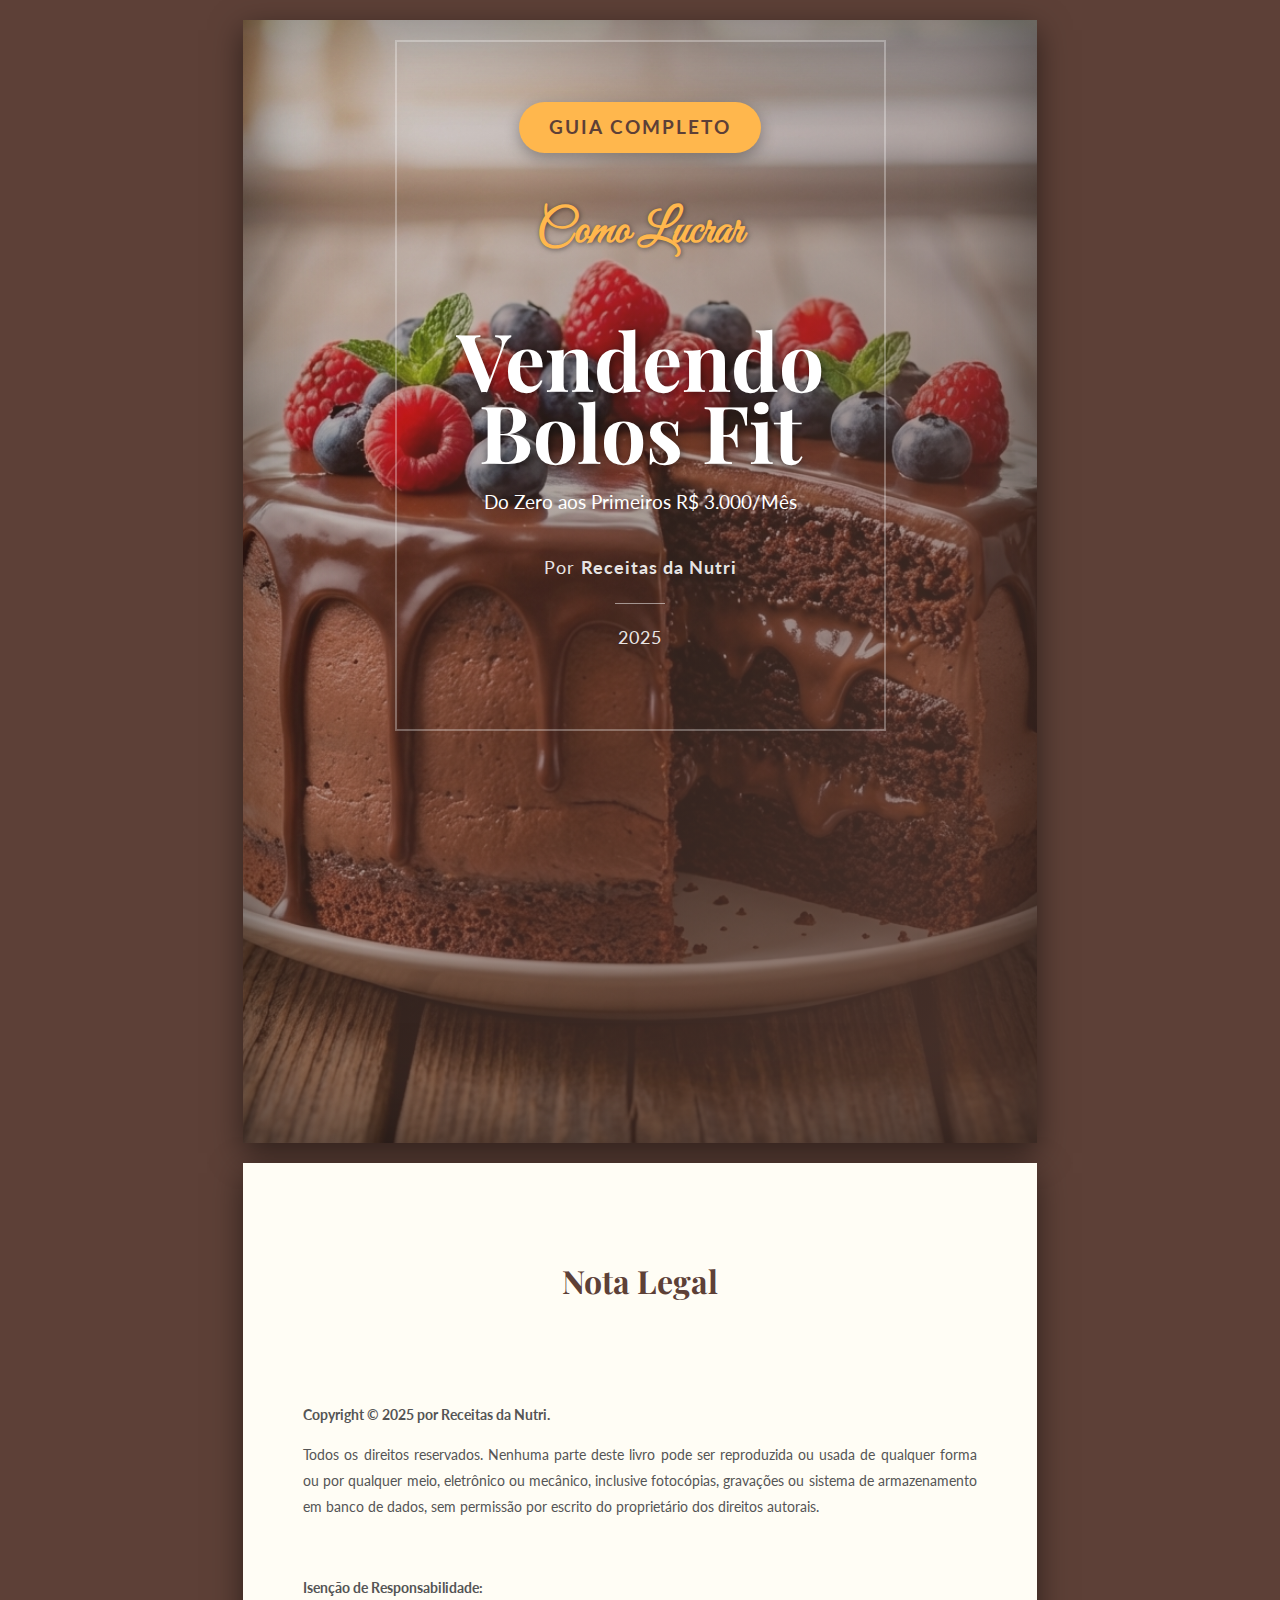
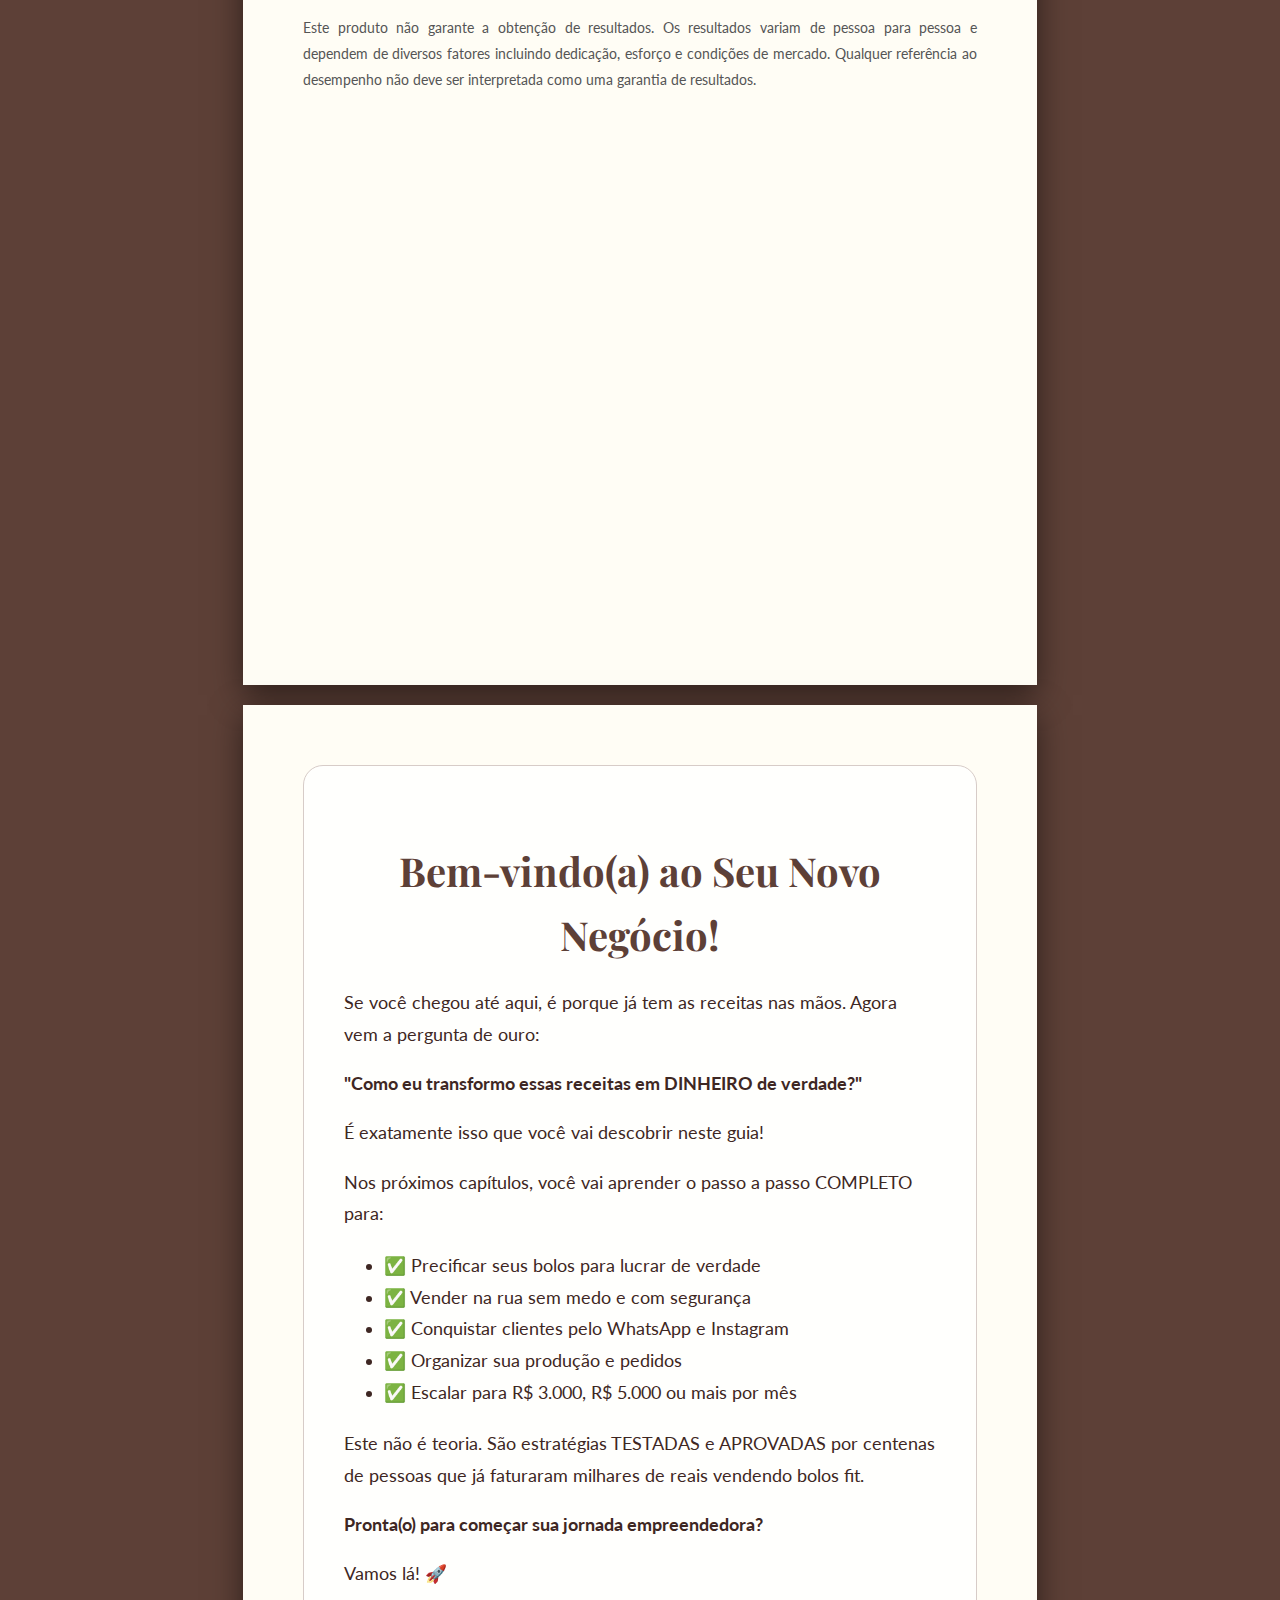
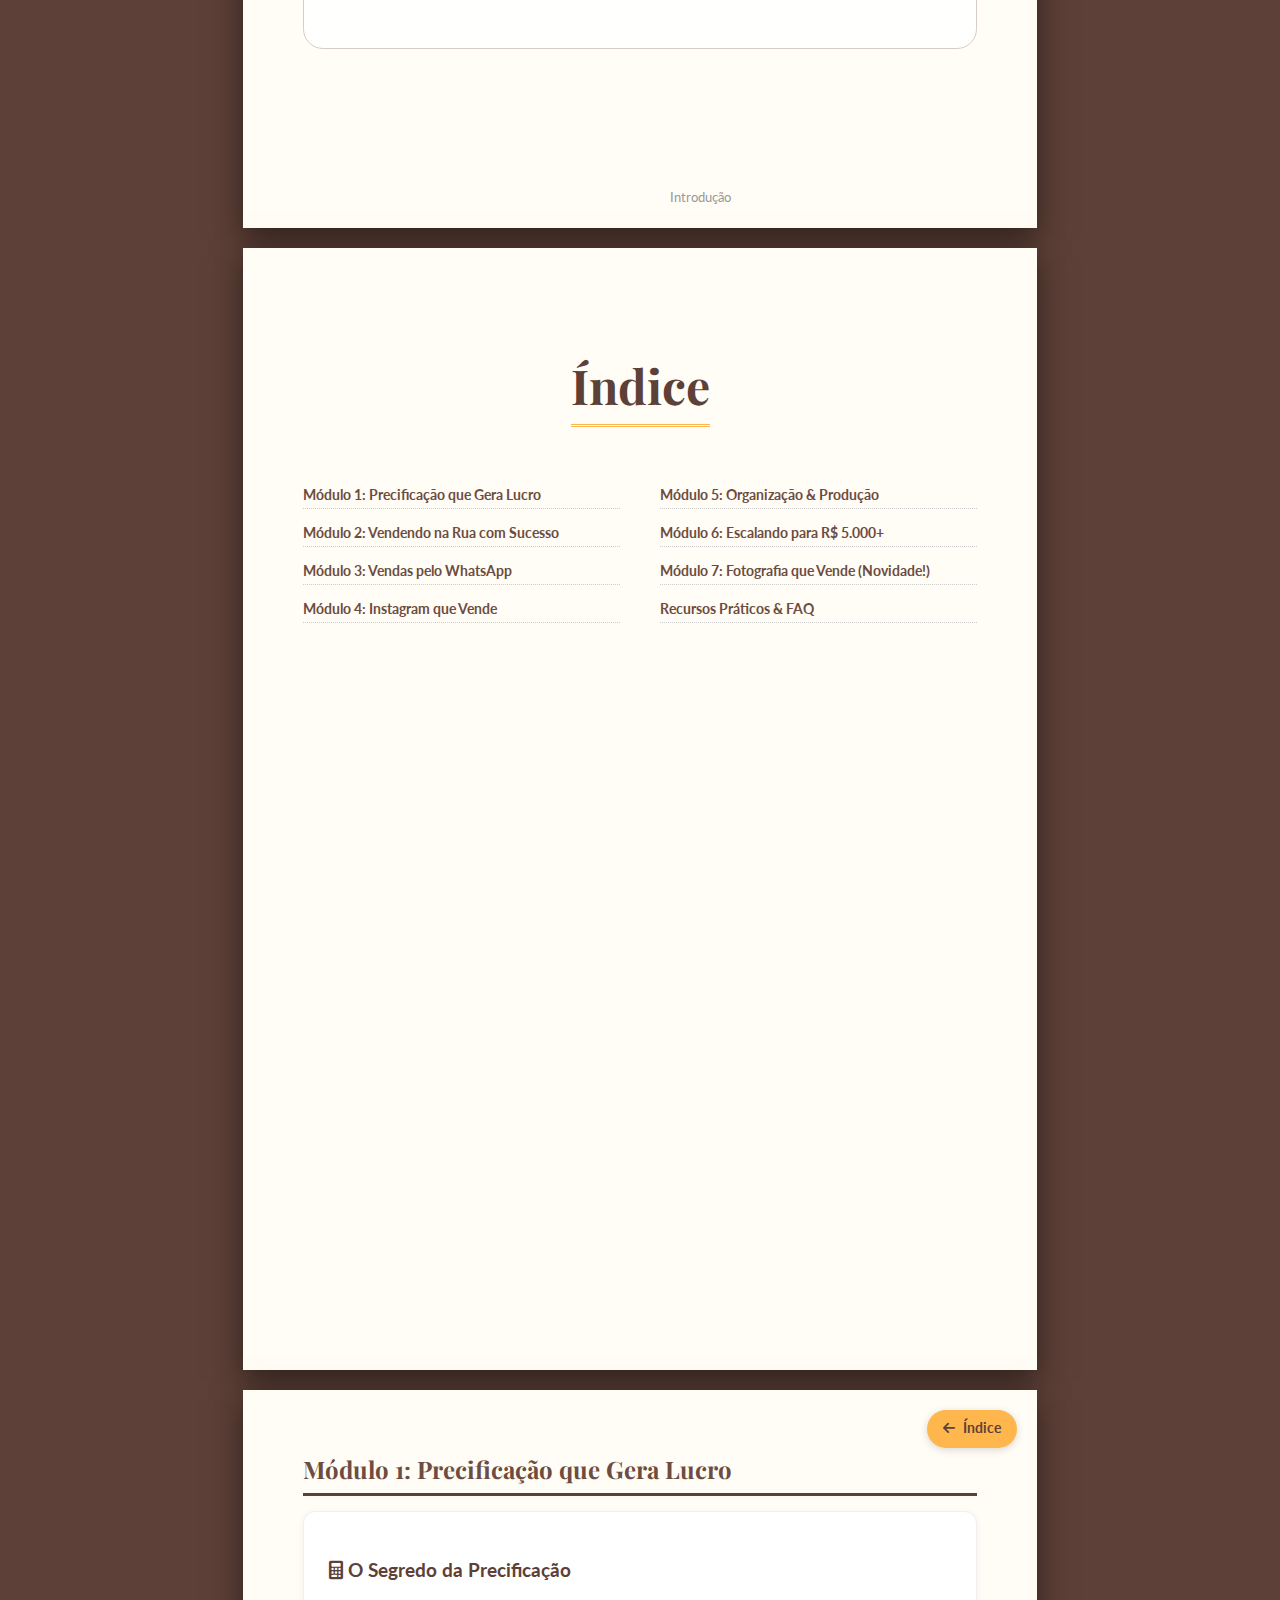
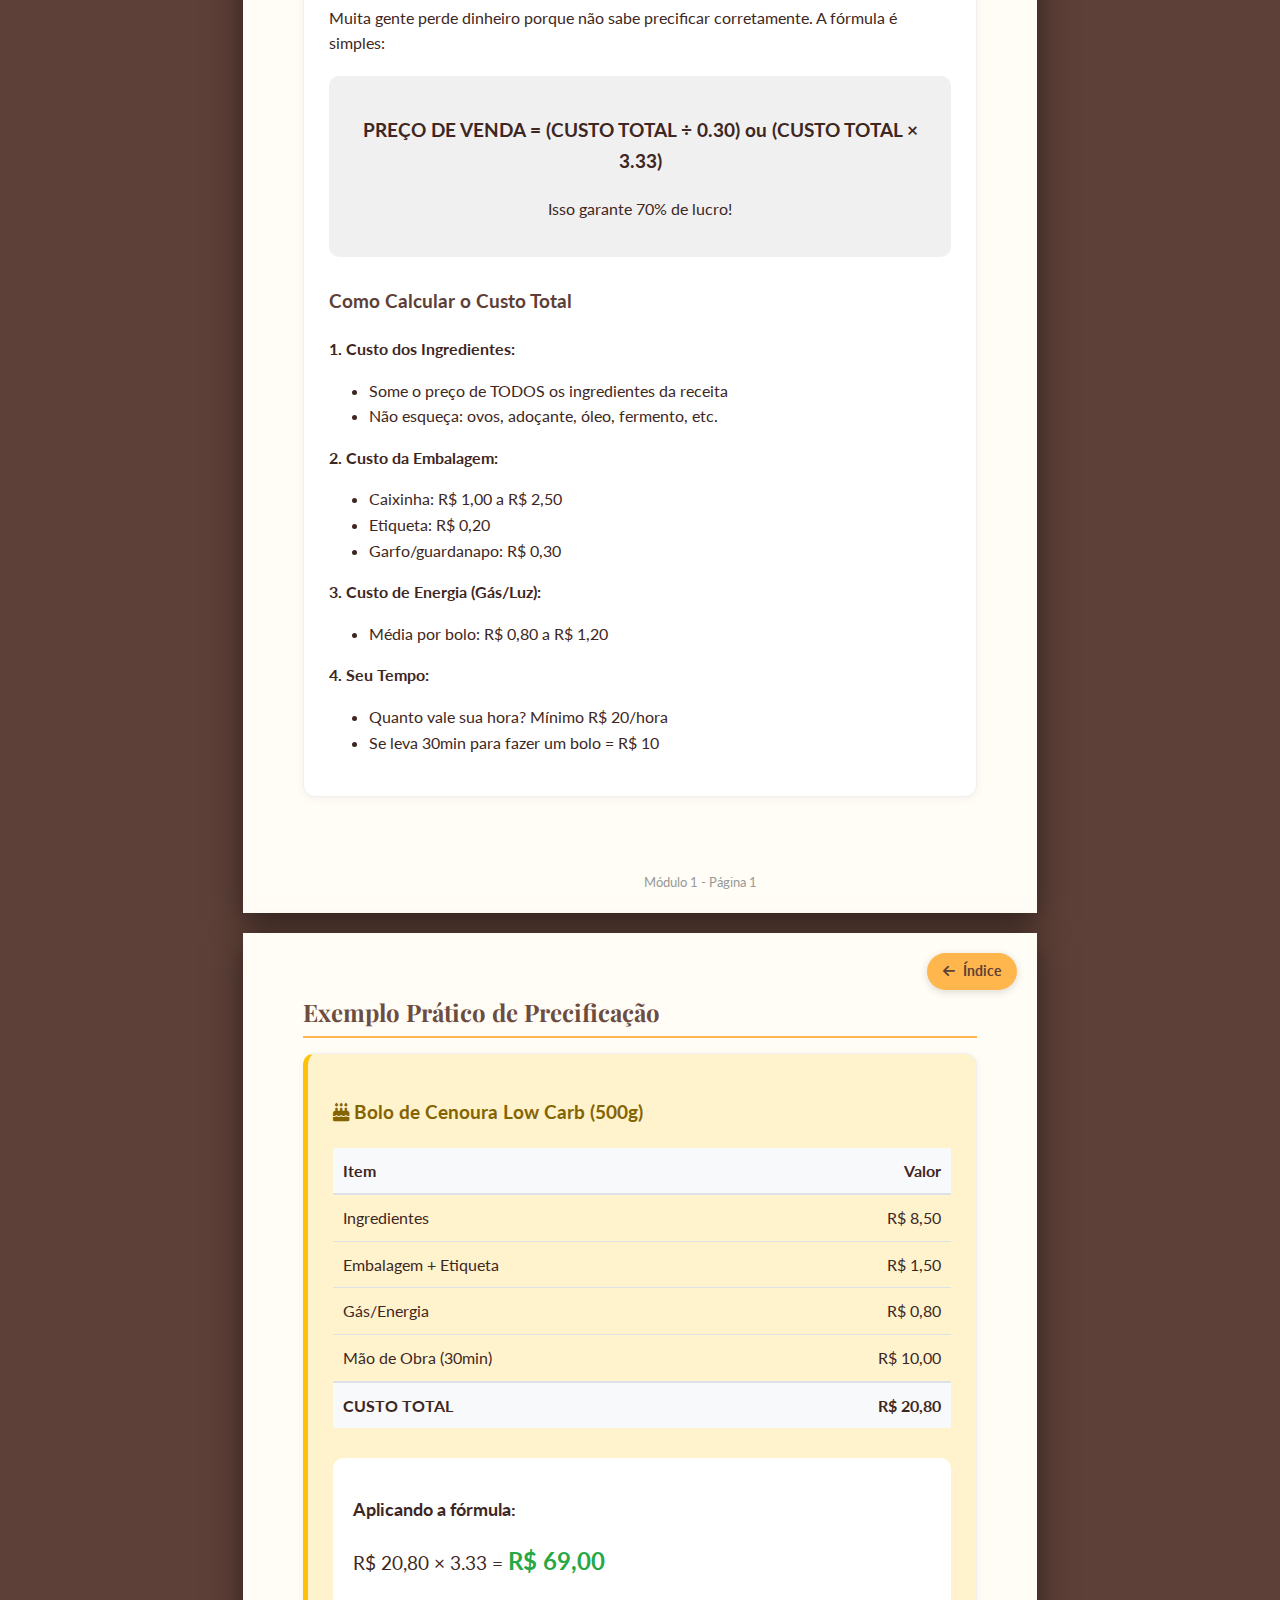
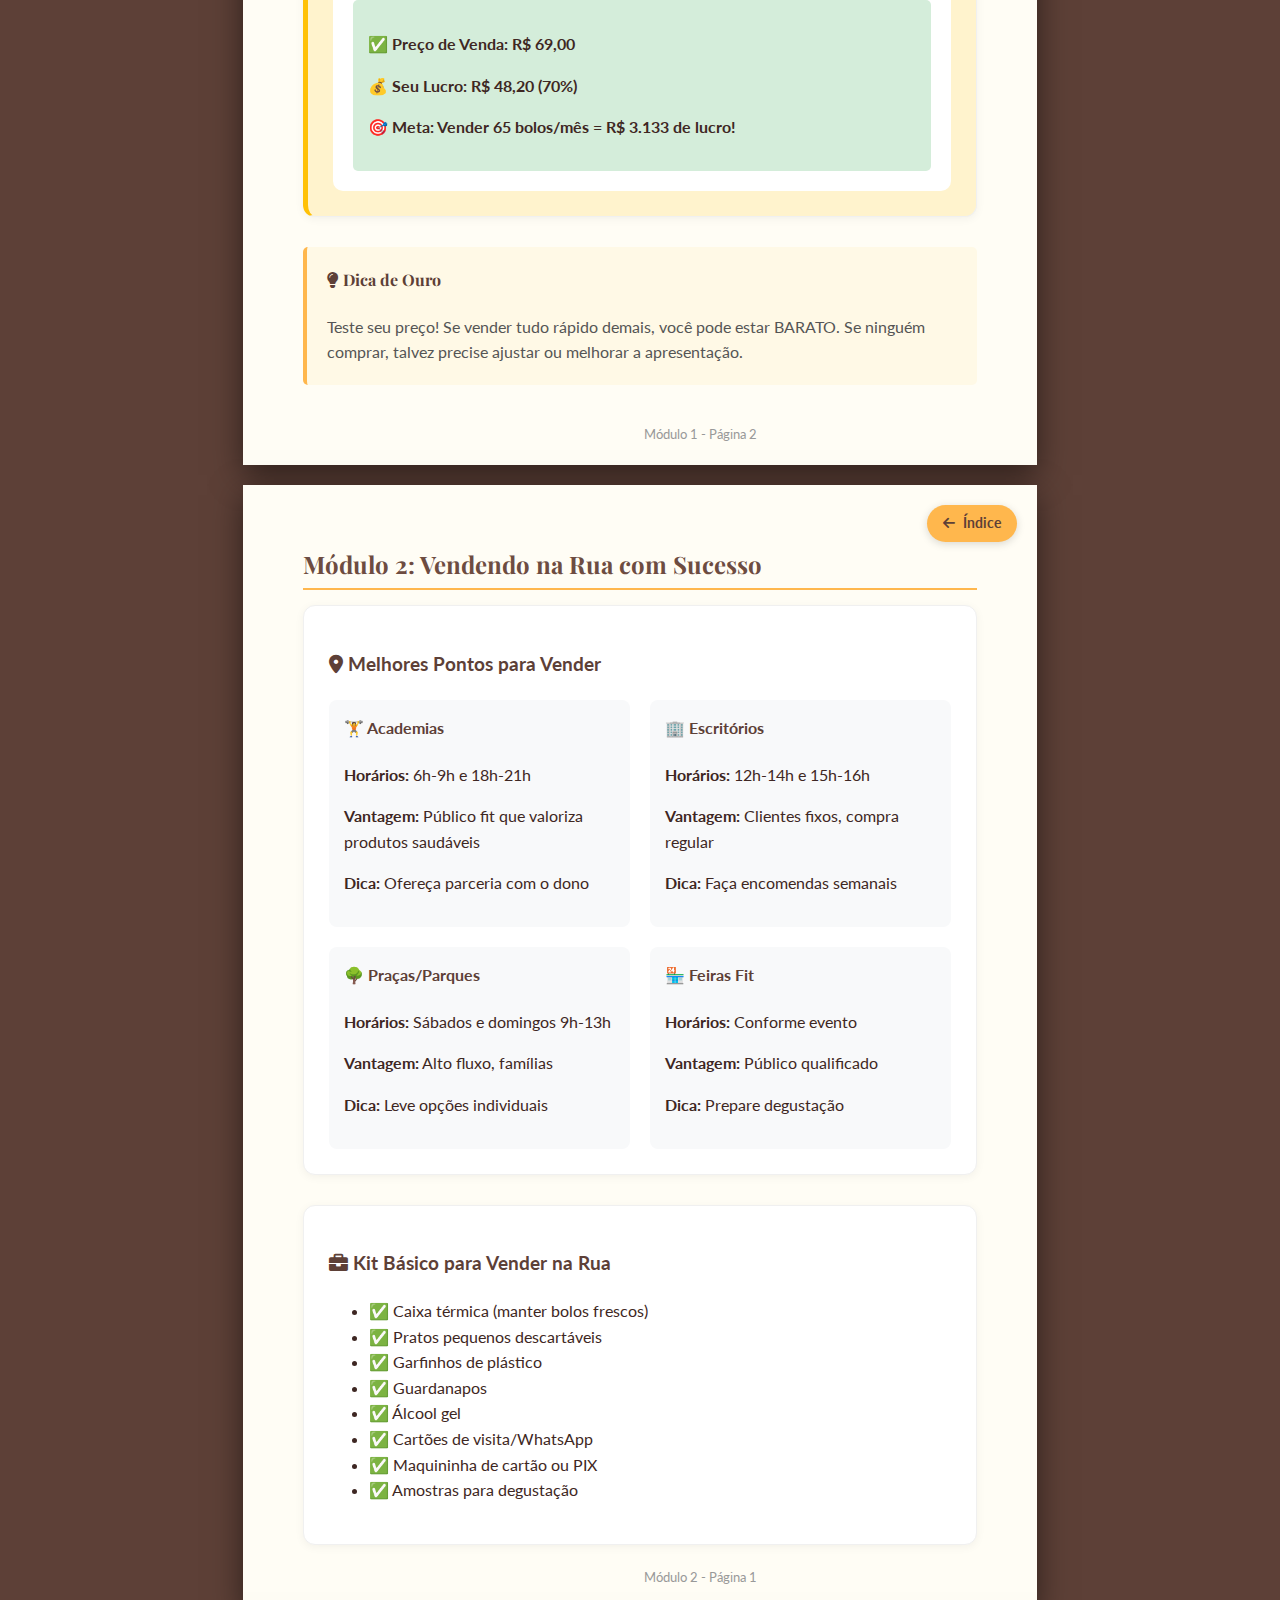
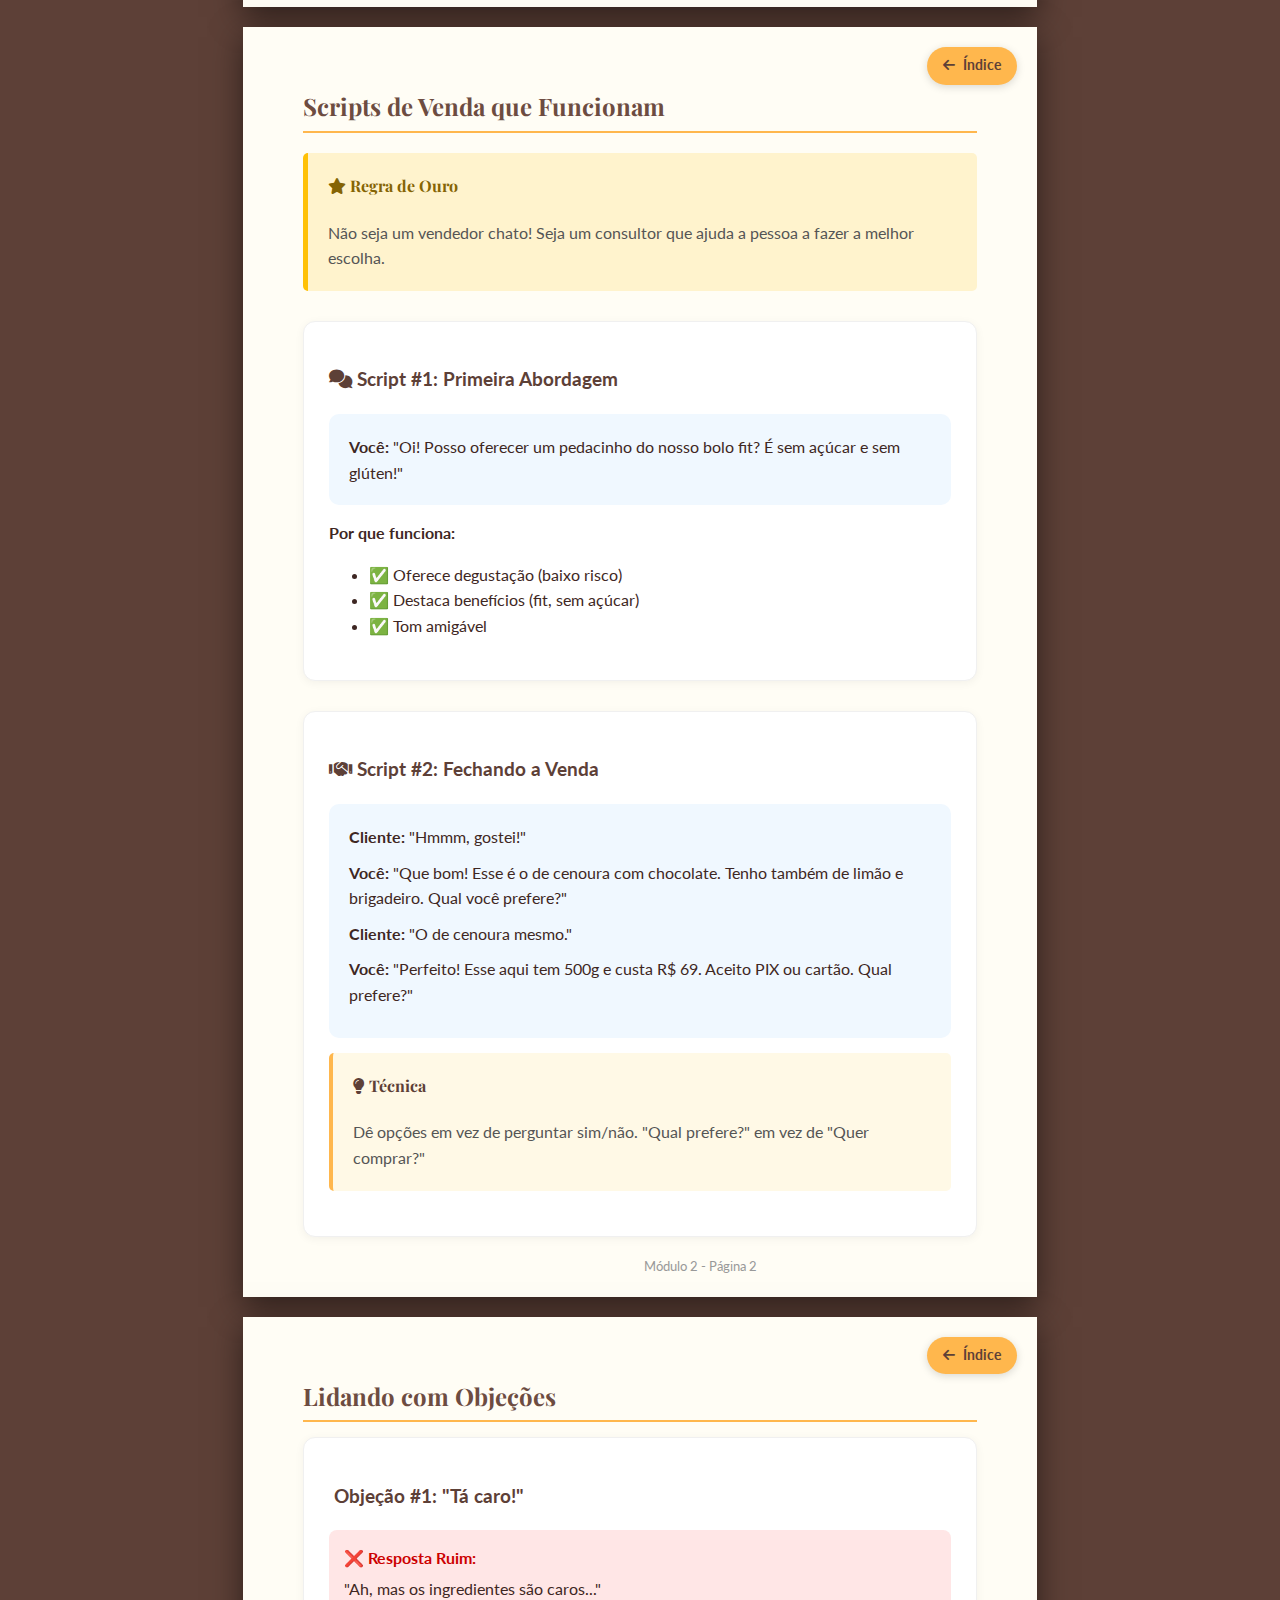
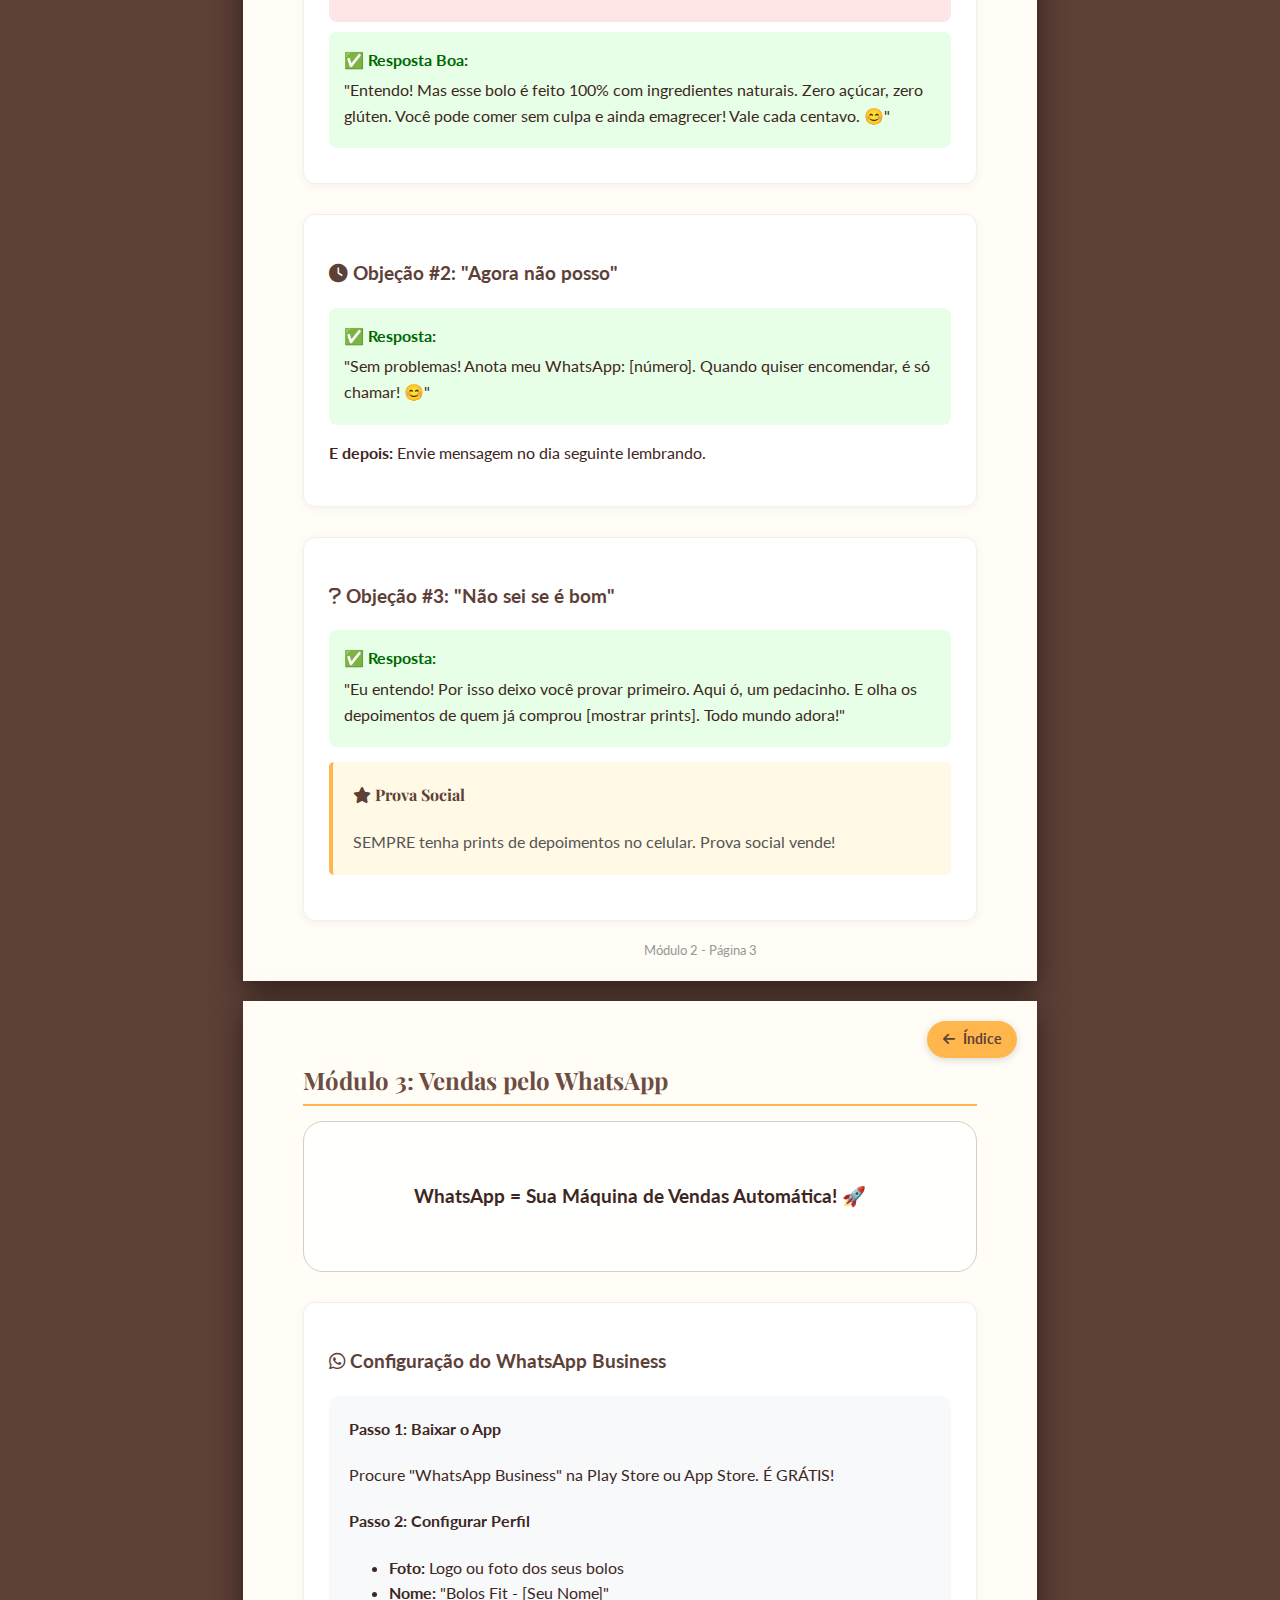
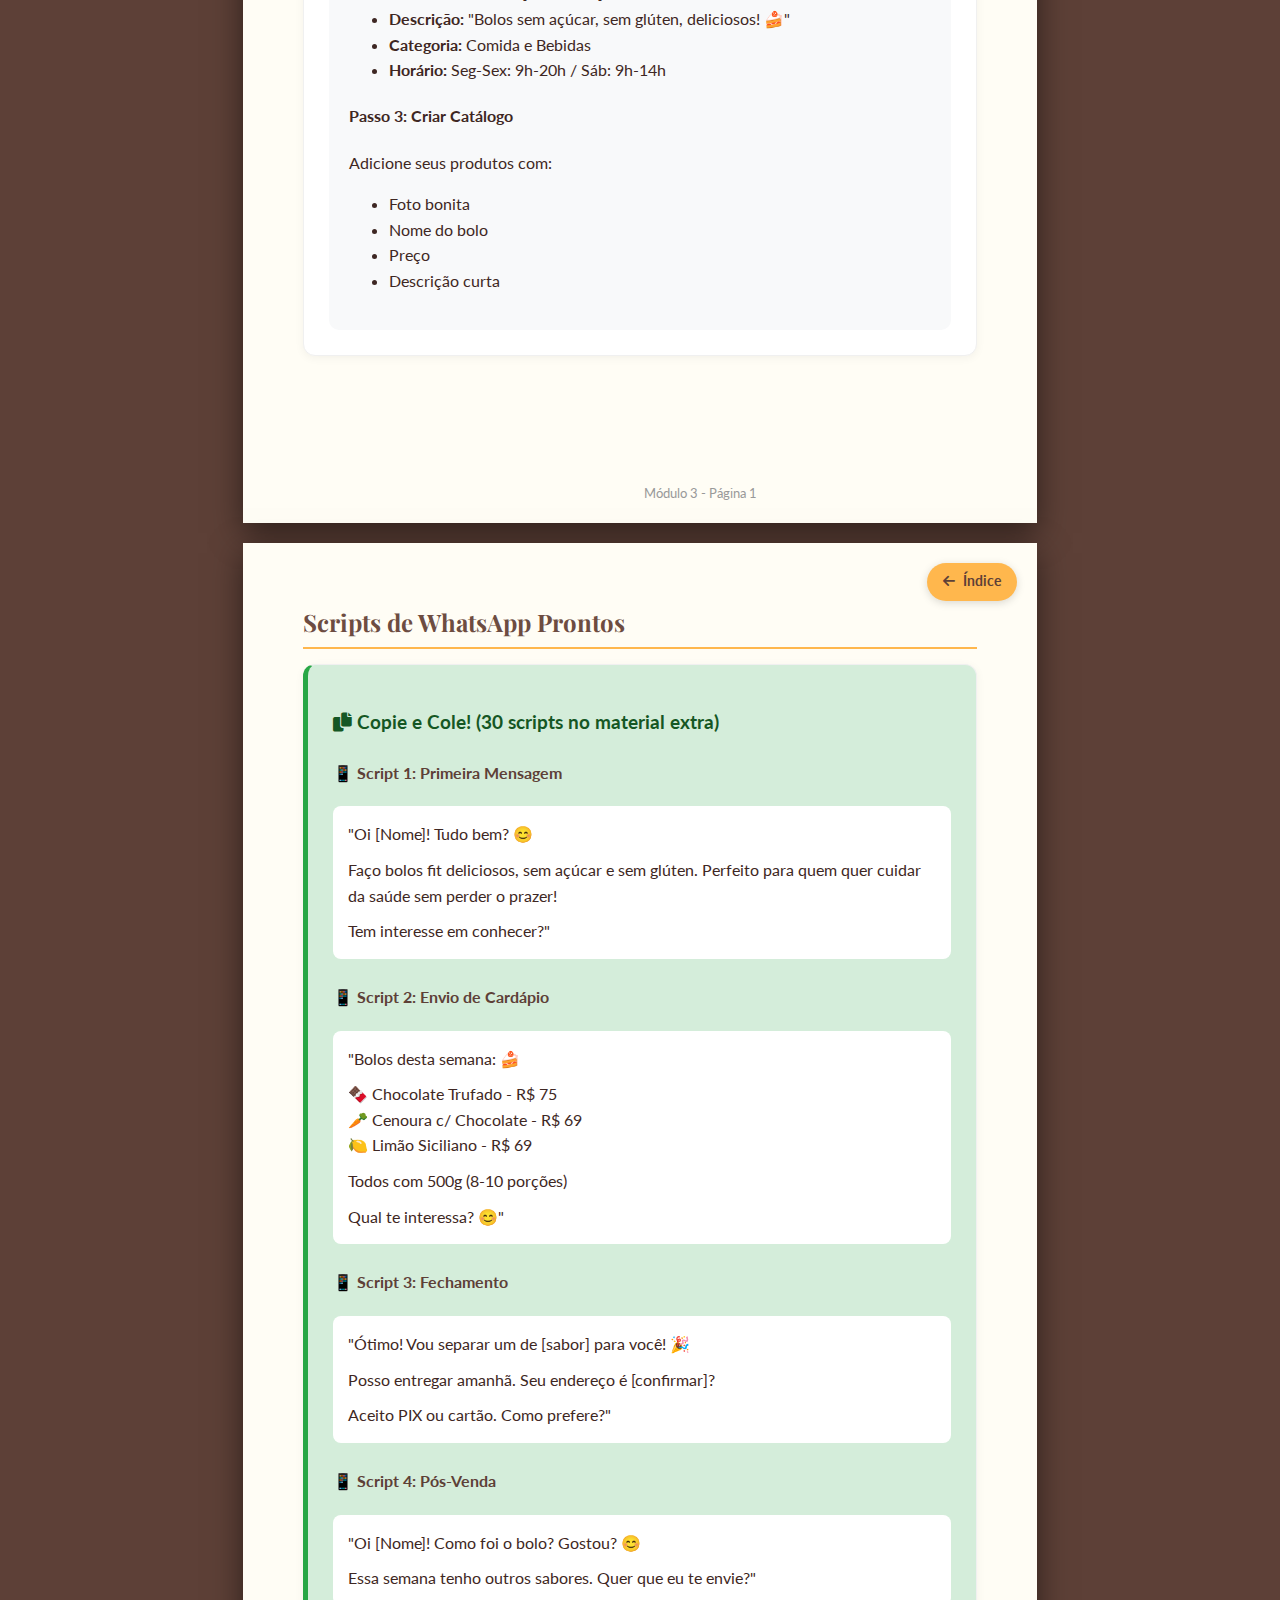
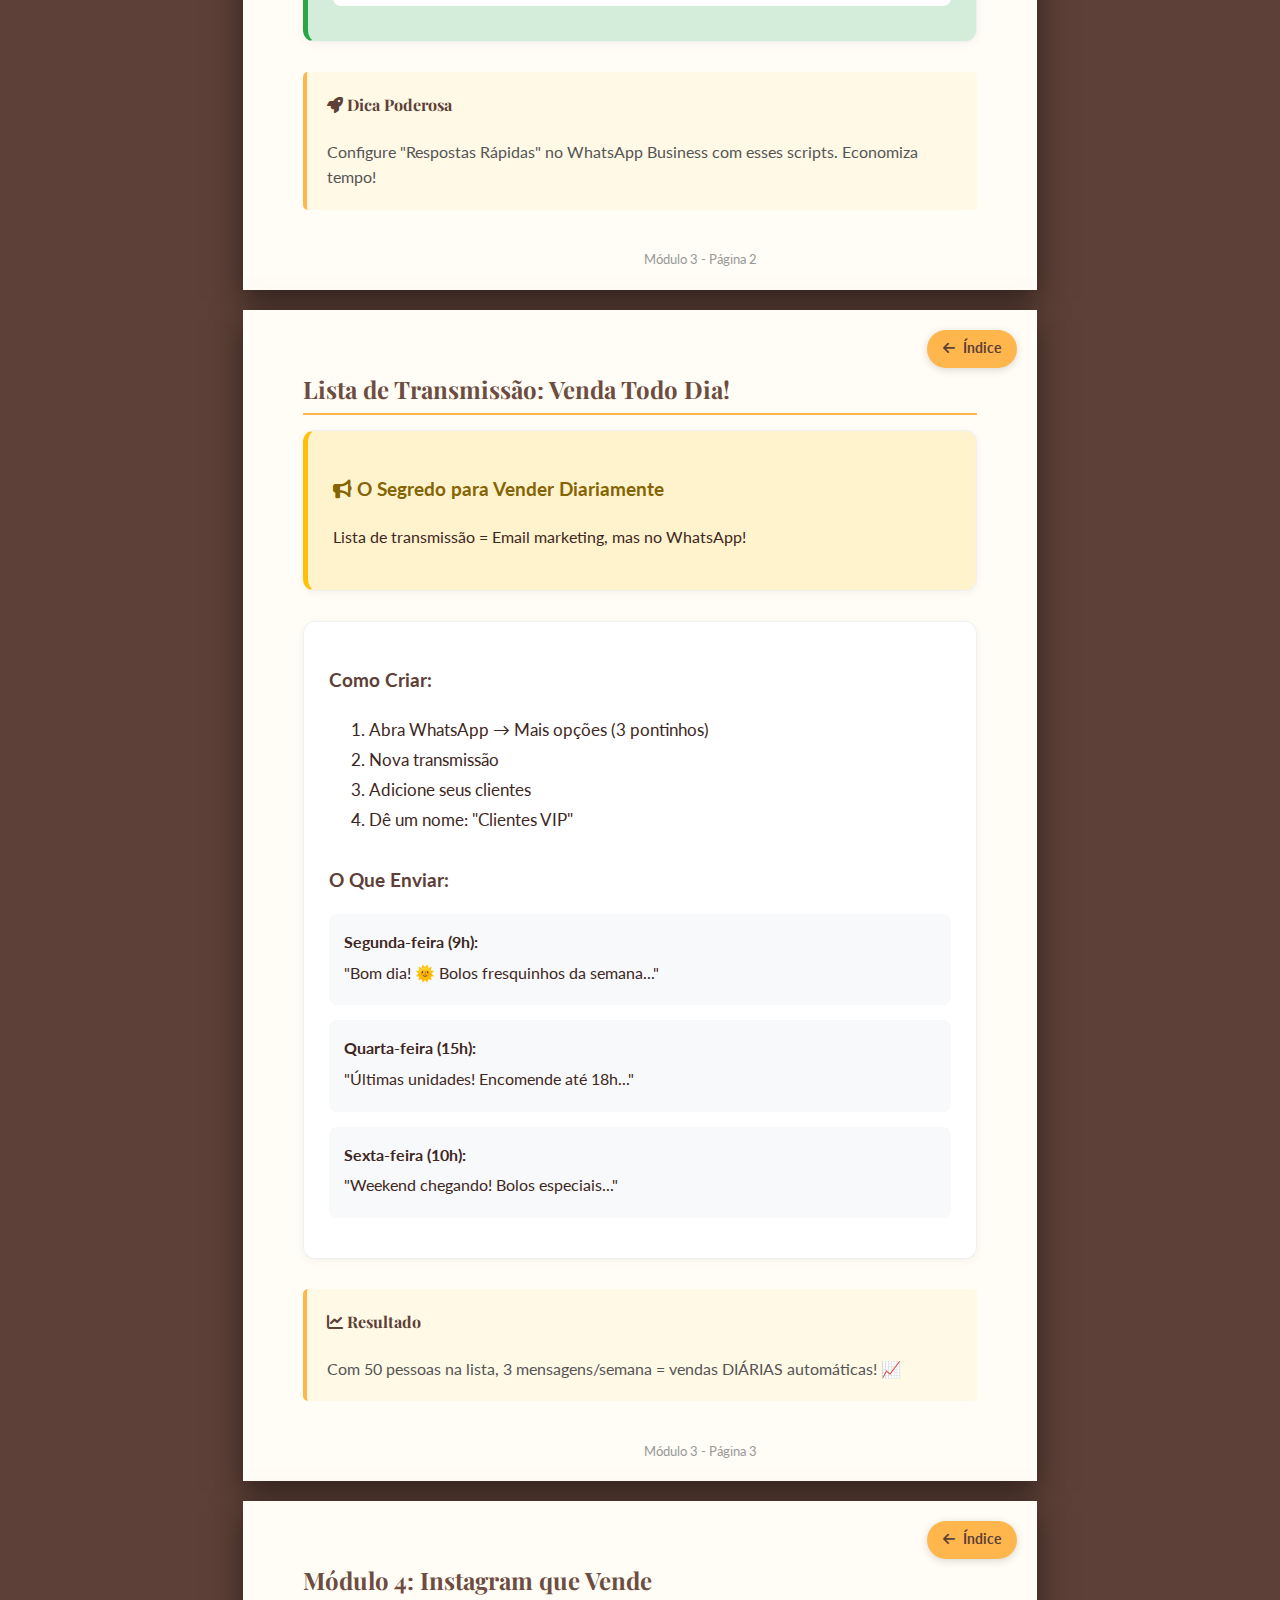
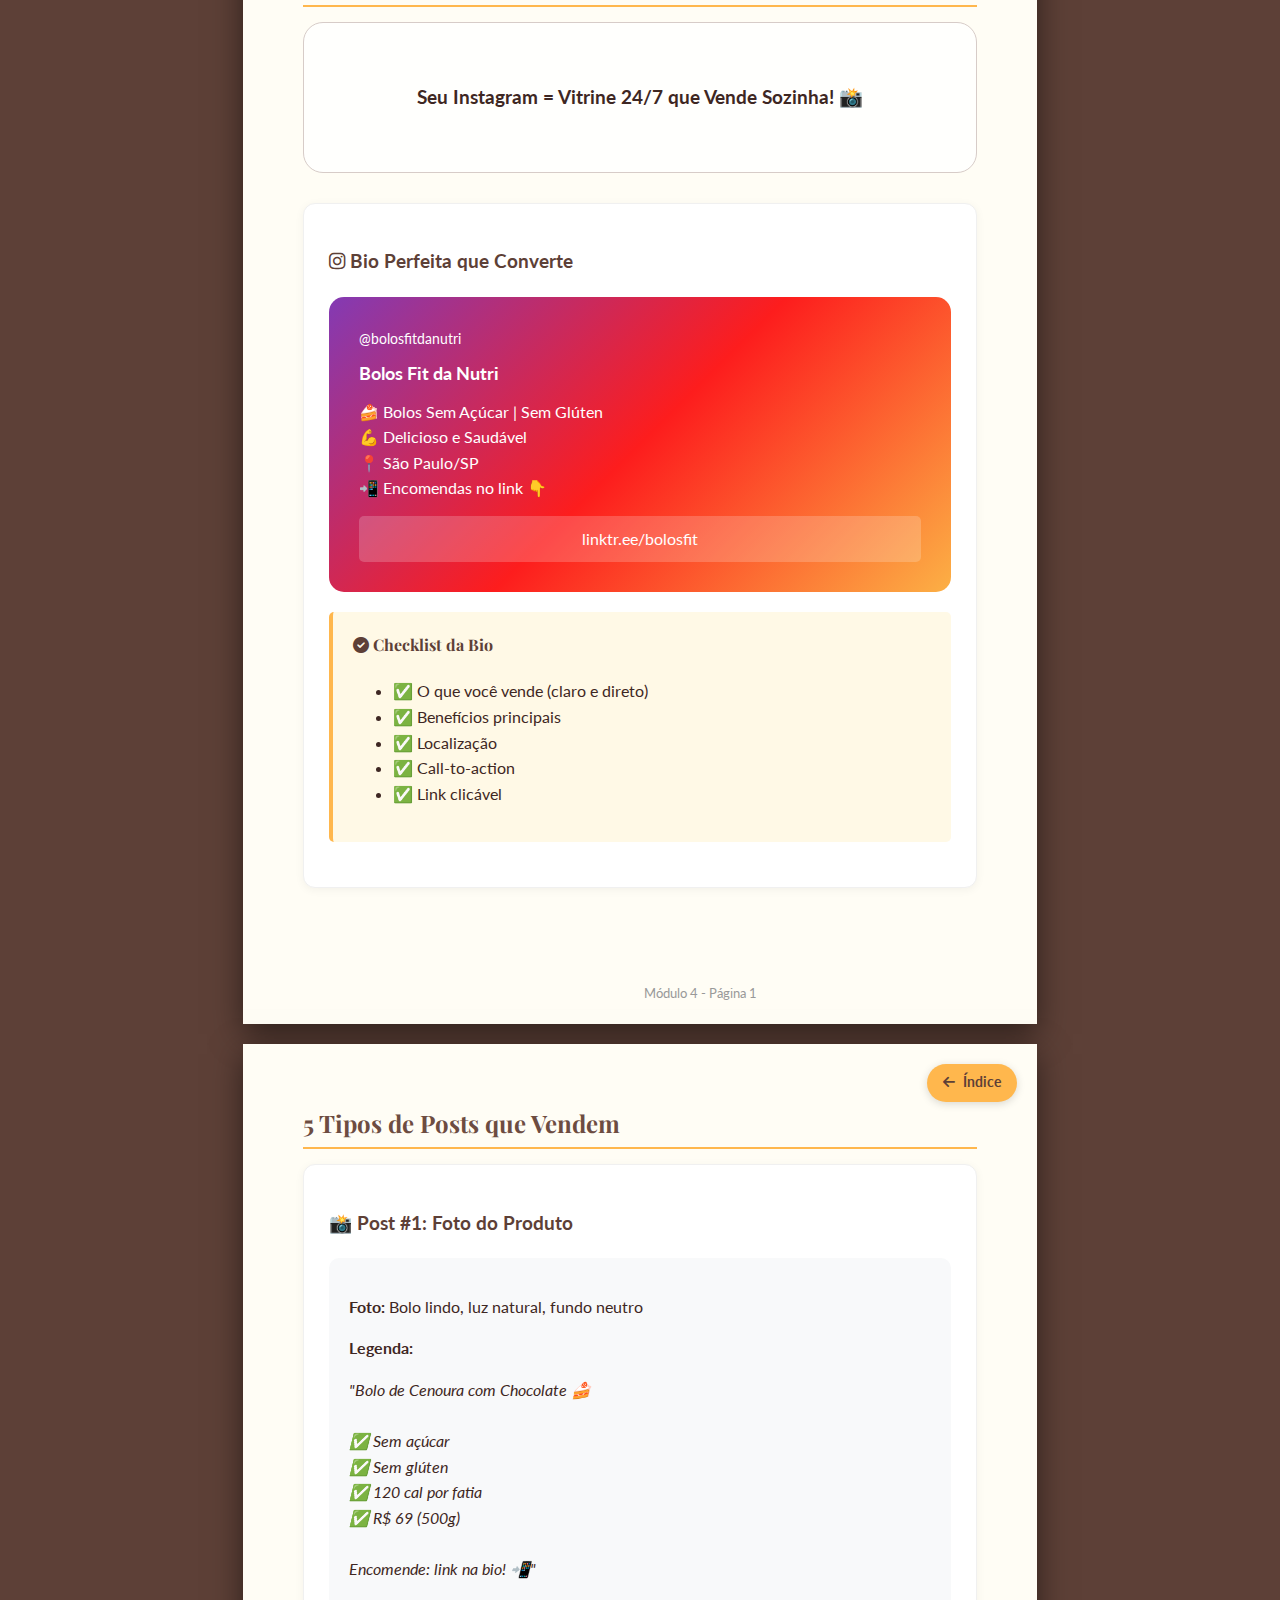
<file: landing-page/ebooks/ebook-vendas.html>
<!DOCTYPE html>
<html lang="pt-BR">

<head>
    <meta charset="UTF-8">
    <title>Como Lucrar Vendendo Bolos Fit - Receitas da Nutri</title>
    <link rel="stylesheet" href="../assets/css/ebook.css">
    <link href="https://cdnjs.cloudflare.com/ajax/libs/font-awesome/6.0.0/css/all.min.css" rel="stylesheet">

    <!-- Meta Pixel Code -->
    <script>
        !function (f, b, e, v, n, t, s) {
            if (f.fbq) return; n = f.fbq = function () {
                n.callMethod ?
                    n.callMethod.apply(n, arguments) : n.queue.push(arguments)
            };
            if (!f._fbq) f._fbq = n; n.push = n; n.loaded = !0; n.version = '2.0';
            n.queue = []; t = b.createElement(e); t.async = !0;
            t.src = v; s = b.getElementsByTagName(e)[0];
            s.parentNode.insertBefore(t, s)
        }(window, document, 'script',
            'https://connect.facebook.net/en_US/fbevents.js');
        fbq('init', '711986754477110');
        fbq('track', 'PageView');
    </script>
    <noscript><img height="1" width="1" style="display:none"
            src="https://www.facebook.com/tr?id=711986754477110&ev=PageView&noscript=1" /></noscript>
    <!-- End Meta Pixel Code -->
</head>

<body>

    <!-- CAPA -->
    <div class="page page-break cover-page">
        <div class="cover-overlay"></div>
        <div class="cover-content">
            <span class="cover-badge">Guia Completo</span>
            <div style="margin-top: auto; margin-bottom: auto;">
                <h2 class="cover-subtitle">Como Lucrar</h2>
                <h1 class="cover-title">Vendendo<br>Bolos Fit</h1>
                <p style="color: #fff; font-size: 1.2rem; margin-top: 20px;">Do Zero aos Primeiros R$ 3.000/Mês</p>
            </div>
            <div class="cover-author">
                <p>Por <strong>Receitas da Nutri</strong></p>
                <div style="border-top: 1px solid rgba(255,255,255,0.5); width: 50px; margin: 20px auto;"></div>
                <p>2025</p>
            </div>
        </div>
    </div>

    <!-- LEGAL / COPYRIGHT -->
    <div class="page page-break">
        <div class="interior-page"
            style="display: flex; flex-direction: column; justify-content: center; height: 100%;">
            <div style="text-align: center; margin-bottom: 50px;">
                <h3 style="font-family: var(--font-heading); font-size: 2rem; color: var(--primary);">Nota Legal</h3>
            </div>
            <div style="font-size: 0.9rem; color: #555; text-align: justify; line-height: 1.8;">
                <p><strong>Copyright © 2025 por Receitas da Nutri.</strong></p>
                <p>Todos os direitos reservados. Nenhuma parte deste livro pode ser reproduzida ou usada de qualquer
                    forma ou por qualquer meio, eletrônico ou mecânico, inclusive fotocópias, gravações ou sistema de
                    armazenamento em banco de dados, sem permissão por escrito do proprietário dos direitos autorais.
                </p>
                <br>
                <p><strong>Isenção de Responsabilidade:</strong></p>
                <p>Este produto não garante a obtenção de resultados. Os resultados variam de pessoa para pessoa e
                    dependem de diversos fatores incluindo dedicação, esforço e condições de mercado. Qualquer
                    referência
                    ao desempenho não deve ser interpretada como uma garantia de resultados.</p>
            </div>
        </div>
    </div>

    <!-- INTRODUÇÃO -->
    <div class="page page-break">
        <div class="interior-page">
            <div class="bio-box">
                <h2
                    style="font-family: var(--font-heading); color: var(--primary); font-size: 2.5rem; margin-bottom: 20px;">
                    Bem-vindo(a) ao Seu Novo Negócio!
                </h2>
                <div style="font-size: 1.1rem; text-align: left; line-height: 1.8;">
                    <p>Se você chegou até aqui, é porque já tem as receitas nas mãos. Agora vem a pergunta de ouro:</p>
                    <p><strong>"Como eu transformo essas receitas em DINHEIRO de verdade?"</strong></p>
                    <p>É exatamente isso que você vai descobrir neste guia!</p>
                    <p>Nos próximos capítulos, você vai aprender o passo a passo COMPLETO para:</p>
                    <ul style="margin: 20px 0;">
                        <li>✅ Precificar seus bolos para lucrar de verdade</li>
                        <li>✅ Vender na rua sem medo e com segurança</li>
                        <li>✅ Conquistar clientes pelo WhatsApp e Instagram</li>
                        <li>✅ Organizar sua produção e pedidos</li>
                        <li>✅ Escalar para R$ 3.000, R$ 5.000 ou mais por mês</li>
                    </ul>
                    <p>Este não é teoria. São estratégias TESTADAS e APROVADAS por centenas de pessoas que já faturaram
                        milhares de reais vendendo bolos fit.</p>
                    <p><strong>Pronta(o) para começar sua jornada empreendedora?</strong></p>
                    <p>Vamos lá! 🚀</p>
                </div>
            </div>
            <div class="page-number">Introdução</div>
        </div>
    </div>

    <!-- ÍNDICE -->
    <div class="page page-break toc-page" id="toc">
        <div class="interior-page">
            <div style="text-align: center;">
                <h2 class="toc-title">Índice</h2>
            </div>
            <ul class="toc-list">
                <li class="toc-item"><a href="#modulo1">Módulo 1: Precificação que Gera Lucro</a></li>
                <li class="toc-item"><a href="#modulo2">Módulo 2: Vendendo na Rua com Sucesso</a></li>
                <li class="toc-item"><a href="#modulo3">Módulo 3: Vendas pelo WhatsApp</a></li>
                <li class="toc-item"><a href="#modulo4">Módulo 4: Instagram que Vende</a></li>
                <li class="toc-item"><a href="#modulo5">Módulo 5: Organização & Produção</a></li>
                <li class="toc-item"><a href="#modulo6">Módulo 6: Escalando para R$ 5.000+</a></li>
                <li class="toc-item"><a href="#modulo7">Módulo 7: Fotografia que Vende (Novidade!)</a></li>
                <li class="toc-item"><a href="#recursos">Recursos Práticos & FAQ</a></li>
            </ul>
        </div>
    </div>

    <!-- MÓDULO 1: PRECIFICAÇÃO -->
    <div class="page page-break" id="modulo1">
        <a href="#toc" class="back-to-index"><i class="fa-solid fa-arrow-left"></i> Índice</a>
        <div class="interior-page">
            <h2 class="section-title" style="border-bottom: 3px solid var(--primary);">Módulo 1: Precificação que Gera
                Lucro</h2>

            <div class="section-card">
                <h3 style="color: var(--primary);"><i class="fa-solid fa-calculator"></i> O Segredo da Precificação</h3>
                <p>Muita gente perde dinheiro porque não sabe precificar corretamente. A fórmula é simples:</p>

                <div style="background: #f0f0f0; padding: 20px; border-radius: 10px; margin: 20px 0;">
                    <p style="font-weight: bold; text-align: center; font-size: 1.2rem;">
                        PREÇO DE VENDA = (CUSTO TOTAL ÷ 0.30) ou (CUSTO TOTAL × 3.33)
                    </p>
                    <p style="text-align: center; margin-top: 10px;">Isso garante 70% de lucro!</p>
                </div>

                <h3 style="color: var(--primary); margin-top: 30px;">Como Calcular o Custo Total</h3>
                <p><strong>1. Custo dos Ingredientes:</strong></p>
                <ul>
                    <li>Some o preço de TODOS os ingredientes da receita</li>
                    <li>Não esqueça: ovos, adoçante, óleo, fermento, etc.</li>
                </ul>

                <p style="margin-top: 15px;"><strong>2. Custo da Embalagem:</strong></p>
                <ul>
                    <li>Caixinha: R$ 1,00 a R$ 2,50</li>
                    <li>Etiqueta: R$ 0,20</li>
                    <li>Garfo/guardanapo: R$ 0,30</li>
                </ul>

                <p style="margin-top: 15px;"><strong>3. Custo de Energia (Gás/Luz):</strong></p>
                <ul>
                    <li>Média por bolo: R$ 0,80 a R$ 1,20</li>
                </ul>

                <p style="margin-top: 15px;"><strong>4. Seu Tempo:</strong></p>
                <ul>
                    <li>Quanto vale sua hora? Mínimo R$ 20/hora</li>
                    <li>Se leva 30min para fazer um bolo = R$ 10</li>
                </ul>
            </div>

            <div class="page-number">Módulo 1 - Página 1</div>
        </div>
    </div>

    <!-- MÓDULO 1 - EXEMPLO PRÁTICO -->
    <div class="page page-break">
        <a href="#toc" class="back-to-index"><i class="fa-solid fa-arrow-left"></i> Índice</a>
        <div class="interior-page">
            <h2 class="section-title">Exemplo Prático de Precificação</h2>

            <div class="section-card" style="background: #fff3cd; border-left: 5px solid #ffc107;">
                <h3 style="color: #856404;"><i class="fa-solid fa-cake-candles"></i> Bolo de Cenoura Low Carb (500g)
                </h3>

                <table style="width: 100%; margin-top: 20px; border-collapse: collapse;">
                    <thead>
                        <tr style="background: #f8f9fa;">
                            <th style="padding: 10px; text-align: left; border-bottom: 2px solid #dee2e6;">Item</th>
                            <th style="padding: 10px; text-align: right; border-bottom: 2px solid #dee2e6;">Valor</th>
                        </tr>
                    </thead>
                    <tbody>
                        <tr>
                            <td style="padding: 10px; border-bottom: 1px solid #dee2e6;">Ingredientes</td>
                            <td style="padding: 10px; text-align: right; border-bottom: 1px solid #dee2e6;">R$ 8,50</td>
                        </tr>
                        <tr>
                            <td style="padding: 10px; border-bottom: 1px solid #dee2e6;">Embalagem + Etiqueta</td>
                            <td style="padding: 10px; text-align: right; border-bottom: 1px solid #dee2e6;">R$ 1,50</td>
                        </tr>
                        <tr>
                            <td style="padding: 10px; border-bottom: 1px solid #dee2e6;">Gás/Energia</td>
                            <td style="padding: 10px; text-align: right; border-bottom: 1px solid #dee2e6;">R$ 0,80</td>
                        </tr>
                        <tr>
                            <td style="padding: 10px; border-bottom: 2px solid #dee2e6;">Mão de Obra (30min)</td>
                            <td style="padding: 10px; text-align: right; border-bottom: 2px solid #dee2e6;">R$ 10,00
                            </td>
                        </tr>
                        <tr style="font-weight: bold; background: #f8f9fa;">
                            <td style="padding: 10px;">CUSTO TOTAL</td>
                            <td style="padding: 10px; text-align: right;">R$ 20,80</td>
                        </tr>
                    </tbody>
                </table>

                <div style="margin-top: 30px; padding: 20px; background: white; border-radius: 10px;">
                    <p style="font-size: 1.1rem;"><strong>Aplicando a fórmula:</strong></p>
                    <p style="font-size: 1.2rem; margin: 15px 0;">R$ 20,80 × 3.33 = <span
                            style="color: #28a745; font-weight: bold; font-size: 1.5rem;">R$ 69,00</span></p>

                    <div style="margin-top: 20px; padding: 15px; background: #d4edda; border-radius: 5px;">
                        <p><strong>✅ Preço de Venda: R$ 69,00</strong></p>
                        <p><strong>💰 Seu Lucro: R$ 48,20 (70%)</strong></p>
                        <p><strong>🎯 Meta: Vender 65 bolos/mês = R$ 3.133 de lucro!</strong></p>
                    </div>
                </div>
            </div>

            <div class="tip-box" style="margin-top: 30px;">
                <h4><i class="fa-solid fa-lightbulb"></i> Dica de Ouro</h4>
                <p>Teste seu preço! Se vender tudo rápido demais, você pode estar BARATO. Se ninguém comprar, talvez
                    precise
                    ajustar ou melhorar a apresentação.</p>
            </div>

            <div class="page-number">Módulo 1 - Página 2</div>
        </div>
    </div>

    <!-- MÓDULO 2: VENDENDO NA RUA -->
    <div class="page page-break" id="modulo2">
        <a href="#toc" class="back-to-index"><i class="fa-solid fa-arrow-left"></i> Índice</a>
        <div class="interior-page">
            <h2 class="section-title">Módulo 2: Vendendo na Rua com Sucesso</h2>

            <div class="section-card">
                <h3 style="color: var(--primary);"><i class="fa-solid fa-location-dot"></i> Melhores Pontos para Vender
                </h3>

                <div style="display: grid; grid-template-columns: 1fr 1fr; gap: 20px; margin-top: 20px;">
                    <div style="padding: 15px; background: #f8f9fa; border-radius: 8px;">
                        <h4 style="color: var(--primary); margin-top: 0;">🏋️ Academias</h4>
                        <p><strong>Horários:</strong> 6h-9h e 18h-21h</p>
                        <p><strong>Vantagem:</strong> Público fit que valoriza produtos saudáveis</p>
                        <p><strong>Dica:</strong> Ofereça parceria com o dono</p>
                    </div>

                    <div style="padding: 15px; background: #f8f9fa; border-radius: 8px;">
                        <h4 style="color: var(--primary); margin-top: 0;">🏢 Escritórios</h4>
                        <p><strong>Horários:</strong> 12h-14h e 15h-16h</p>
                        <p><strong>Vantagem:</strong> Clientes fixos, compra regular</p>
                        <p><strong>Dica:</strong> Faça encomendas semanais</p>
                    </div>

                    <div style="padding: 15px; background: #f8f9fa; border-radius: 8px;">
                        <h4 style="color: var(--primary); margin-top: 0;">🌳 Praças/Parques</h4>
                        <p><strong>Horários:</strong> Sábados e domingos 9h-13h</p>
                        <p><strong>Vantagem:</strong> Alto fluxo, famílias</p>
                        <p><strong>Dica:</strong> Leve opções individuais</p>
                    </div>

                    <div style="padding: 15px; background: #f8f9fa; border-radius: 8px;">
                        <h4 style="color: var(--primary); margin-top: 0;">🏪 Feiras Fit</h4>
                        <p><strong>Horários:</strong> Conforme evento</p>
                        <p><strong>Vantagem:</strong> Público qualificado</p>
                        <p><strong>Dica:</strong> Prepare degustação</p>
                    </div>
                </div>
            </div>

            <div class="section-card" style="margin-top: 30px;">
                <h3 style="color: var(--primary);"><i class="fa-solid fa-briefcase"></i> Kit Básico para Vender na Rua
                </h3>
                <ul>
                    <li>✅ Caixa térmica (manter bolos frescos)</li>
                    <li>✅ Pratos pequenos descartáveis</li>
                    <li>✅ Garfinhos de plástico</li>
                    <li>✅ Guardanapos</li>
                    <li>✅ Álcool gel</li>
                    <li>✅ Cartões de visita/WhatsApp</li>
                    <li>✅ Maquininha de cartão ou PIX</li>
                    <li>✅ Amostras para degustação</li>
                </ul>
            </div>

            <div class="page-number">Módulo 2 - Página 1</div>
        </div>
    </div>

    <!-- MÓDULO 2 - SCRIPTS DE VENDA -->
    <div class="page page-break">
        <a href="#toc" class="back-to-index"><i class="fa-solid fa-arrow-left"></i> Índice</a>
        <div class="interior-page">
            <h2 class="section-title">Scripts de Venda que Funcionam</h2>

            <div class="tip-box" style="background: #fff3cd; border-left: 5px solid #ffc107;">
                <h4 style="color: #856404;"><i class="fa-solid fa-star"></i> Regra de Ouro</h4>
                <p>Não seja um vendedor chato! Seja um consultor que ajuda a pessoa a fazer a melhor escolha.</p>
            </div>

            <div class="section-card" style="margin-top: 30px;">
                <h3 style="color: var(--primary);"><i class="fa-solid fa-comments"></i> Script #1: Primeira Abordagem
                </h3>

                <div style="padding: 20px; background: #f0f8ff; border-radius: 10px; margin: 15px 0;">
                    <p style="margin: 0;"><strong>Você:</strong> "Oi! Posso oferecer um pedacinho do nosso bolo fit? É
                        sem açúcar e sem glúten!"</p>
                </div>

                <p style="margin: 15px 0;"><strong>Por que funciona:</strong></p>
                <ul>
                    <li>✅ Oferece degustação (baixo risco)</li>
                    <li>✅ Destaca benefícios (fit, sem açúcar)</li>
                    <li>✅ Tom amigável</li>
                </ul>
            </div>

            <div class="section-card" style="margin-top: 30px;">
                <h3 style="color: var(--primary);"><i class="fa-solid fa-handshake"></i> Script #2: Fechando a Venda
                </h3>

                <div style="padding: 20px; background: #f0f8ff; border-radius: 10px; margin: 15px 0;">
                    <p style="margin: 0;"><strong>Cliente:</strong> "Hmmm, gostei!"</p>
                    <p style="margin: 10px 0;"><strong>Você:</strong> "Que bom! Esse é o de cenoura com chocolate. Tenho
                        também de limão e brigadeiro. Qual você prefere?"</p>
                    <p style="margin: 10px 0;"><strong>Cliente:</strong> "O de cenoura mesmo."</p>
                    <p style="margin: 10px 0;"><strong>Você:</strong> "Perfeito! Esse aqui tem 500g e custa R$ 69.
                        Aceito PIX ou cartão. Qual prefere?"</p>
                </div>

                <div class="tip-box" style="margin-top: 15px;">
                    <h4><i class="fa-solid fa-lightbulb"></i> Técnica</h4>
                    <p>Dê opções em vez de perguntar sim/não. "Qual prefere?" em vez de "Quer comprar?"</p>
                </div>
            </div>

            <div class="page-number">Módulo 2 - Página 2</div>
        </div>
    </div>

    <!-- MÓDULO 2 - LIDANDO COM OBJEÇÕES -->
    <div class="page page-break">
        <a href="#toc" class="back-to-index"><i class="fa-solid fa-arrow-left"></i> Índice</a>
        <div class="interior-page">
            <h2 class="section-title">Lidando com Objeções</h2>

            <div class="section-card">
                <h3 style="color: var(--primary);"><i class="fa-solid fa-shield-halved"></i> Objeção #1: "Tá caro!"</h3>

                <div style="padding: 15px; background: #ffe6e6; border-radius: 8px; margin: 10px 0;">
                    <p style="margin: 0; color: #c00;"><strong>❌ Resposta Ruim:</strong></p>
                    <p style="margin: 5px 0;">"Ah, mas os ingredientes são caros..."</p>
                </div>

                <div style="padding: 15px; background: #e6ffe6; border-radius: 8px; margin: 10px 0;">
                    <p style="margin: 0; color: #060;"><strong>✅ Resposta Boa:</strong></p>
                    <p style="margin: 5px 0;">"Entendo! Mas esse bolo é feito 100% com ingredientes naturais. Zero
                        açúcar, zero glúten. Você pode comer sem culpa e ainda emagrecer! Vale cada centavo. 😊"</p>
                </div>
            </div>

            <div class="section-card" style="margin-top: 30px;">
                <h3 style="color: var(--primary);"><i class="fa-solid fa-clock"></i> Objeção #2: "Agora não posso"</h3>

                <div style="padding: 15px; background: #e6ffe6; border-radius: 8px;">
                    <p style="margin: 0; color: #060;"><strong>✅ Resposta:</strong></p>
                    <p style="margin: 5px 0;">"Sem problemas! Anota meu WhatsApp: [número]. Quando quiser encomendar, é
                        só chamar! 😊"</p>
                </div>

                <p style="margin-top: 15px;"><strong>E depois:</strong> Envie mensagem no dia seguinte lembrando.</p>
            </div>

            <div class="section-card" style="margin-top: 30px;">
                <h3 style="color: var(--primary);"><i class="fa-solid fa-question"></i> Objeção #3: "Não sei se é bom"
                </h3>

                <div style="padding: 15px; background: #e6ffe6; border-radius: 8px;">
                    <p style="margin: 0; color: #060;"><strong>✅ Resposta:</strong></p>
                    <p style="margin: 5px 0;">"Eu entendo! Por isso deixo você provar primeiro. Aqui ó, um pedacinho. E
                        olha os depoimentos de quem já comprou [mostrar prints]. Todo mundo adora!"</p>
                </div>

                <div class="tip-box" style="margin-top: 15px;">
                    <h4><i class="fa-solid fa-star"></i> Prova Social</h4>
                    <p>SEMPRE tenha prints de depoimentos no celular. Prova social vende!</p>
                </div>
            </div>

            <div class="page-number">Módulo 2 - Página 3</div>
        </div>
    </div>

    <!-- MÓDULO 3: WHATSAPP -->
    <div class="page page-break" id="modulo3">
        <a href="#toc" class="back-to-index"><i class="fa-solid fa-arrow-left"></i> Índice</a>
        <div class="interior-page">
            <h2 class="section-title">Módulo 3: Vendas pelo WhatsApp</h2>

            <div class="bio-box">
                <p style="font-size: 1.2rem; text-align: center;">
                    <strong>WhatsApp = Sua Máquina de Vendas Automática! 🚀</strong>
                </p>
            </div>

            <div class="section-card" style="margin-top: 30px;">
                <h3 style="color: var(--primary);"><i class="fa-brands fa-whatsapp"></i> Configuração do WhatsApp
                    Business</h3>

                <div style="background: #f8f9fa; padding: 20px; border-radius: 10px; margin-top: 15px;">
                    <h4 style="margin-top: 0;">Passo 1: Baixar o App</h4>
                    <p>Procure "WhatsApp Business" na Play Store ou App Store. É GRÁTIS!</p>

                    <h4 style="margin-top: 20px;">Passo 2: Configurar Perfil</h4>
                    <ul>
                        <li><strong>Foto:</strong> Logo ou foto dos seus bolos</li>
                        <li><strong>Nome:</strong> "Bolos Fit - [Seu Nome]"</li>
                        <li><strong>Descrição:</strong> "Bolos sem açúcar, sem glúten, deliciosos! 🍰"</li>
                        <li><strong>Categoria:</strong> Comida e Bebidas</li>
                        <li><strong>Horário:</strong> Seg-Sex: 9h-20h / Sáb: 9h-14h</li>
                    </ul>

                    <h4 style="margin-top: 20px;">Passo 3: Criar Catálogo</h4>
                    <p>Adicione seus produtos com:</p>
                    <ul>
                        <li>Foto bonita</li>
                        <li>Nome do bolo</li>
                        <li>Preço</li>
                        <li>Descrição curta</li>
                    </ul>
                </div>
            </div>

            <div class="page-number">Módulo 3 - Página 1</div>
        </div>
    </div>

    <!-- MÓDULO 3 - SCRIPTS WHATSAPP -->
    <div class="page page-break">
        <a href="#toc" class="back-to-index"><i class="fa-solid fa-arrow-left"></i> Índice</a>
        <div class="interior-page">
            <h2 class="section-title">Scripts de WhatsApp Prontos</h2>

            <div class="section-card" style="background: #d4edda; border-left: 5px solid #28a745;">
                <h3 style="color: #155724;"><i class="fa-solid fa-copy"></i> Copie e Cole! (30 scripts no material
                    extra)</h3>

                <div style="margin-top: 20px;">
                    <h4 style="color: var(--primary);">📱 Script 1: Primeira Mensagem</h4>
                    <div style="background: white; padding: 15px; border-radius: 8px; margin: 10px 0;">
                        <p style="margin: 0;">"Oi [Nome]! Tudo bem? 😊</p>
                        <p style="margin: 10px 0;">Faço bolos fit deliciosos, sem açúcar e sem glúten. Perfeito para
                            quem quer cuidar da saúde sem perder o prazer!</p>
                        <p style="margin: 10px 0 0 0;">Tem interesse em conhecer?"</p>
                    </div>

                    <h4 style="color: var(--primary); margin-top: 25px;">📱 Script 2: Envio de Cardápio</h4>
                    <div style="background: white; padding: 15px; border-radius: 8px; margin: 10px 0;">
                        <p style="margin: 0;">"Bolos desta semana: 🍰</p>
                        <p style="margin: 10px 0;">🍫 Chocolate Trufado - R$ 75<br>
                            🥕 Cenoura c/ Chocolate - R$ 69<br>
                            🍋 Limão Siciliano - R$ 69</p>
                        <p style="margin: 10px 0;">Todos com 500g (8-10 porções)</p>
                        <p style="margin: 10px 0 0 0;">Qual te interessa? 😊"</p>
                    </div>

                    <h4 style="color: var(--primary); margin-top: 25px;">📱 Script 3: Fechamento</h4>
                    <div style="background: white; padding: 15px; border-radius: 8px; margin: 10px 0;">
                        <p style="margin: 0;">"Ótimo! Vou separar um de [sabor] para você! 🎉</p>
                        <p style="margin: 10px 0;">Posso entregar amanhã. Seu endereço é [confirmar]?</p>
                        <p style="margin: 10px 0 0 0;">Aceito PIX ou cartão. Como prefere?"</p>
                    </div>

                    <h4 style="color: var(--primary); margin-top: 25px;">📱 Script 4: Pós-Venda</h4>
                    <div style="background: white; padding: 15px; border-radius: 8px; margin: 10px 0;">
                        <p style="margin: 0;">"Oi [Nome]! Como foi o bolo? Gostou? 😊</p>
                        <p style="margin: 10px 0 0 0;">Essa semana tenho outros sabores. Quer que eu te envie?"</p>
                    </div>
                </div>
            </div>

            <div class="tip-box" style="margin-top: 30px;">
                <h4><i class="fa-solid fa-rocket"></i> Dica Poderosa</h4>
                <p>Configure "Respostas Rápidas" no WhatsApp Business com esses scripts. Economiza tempo!</p>
            </div>

            <div class="page-number">Módulo 3 - Página 2</div>
        </div>
    </div>

    <!-- MÓDULO 3 - LISTA DE TRANSMISSÃO -->
    <div class="page page-break">
        <a href="#toc" class="back-to-index"><i class="fa-solid fa-arrow-left"></i> Índice</a>
        <div class="interior-page">
            <h2 class="section-title">Lista de Transmissão: Venda Todo Dia!</h2>

            <div class="section-card" style="background: #fff3cd; border-left: 5px solid #ffc107;">
                <h3 style="color: #856404;"><i class="fa-solid fa-bullhorn"></i> O Segredo para Vender Diariamente</h3>
                <p>Lista de transmissão = Email marketing, mas no WhatsApp!</p>
            </div>

            <div class="section-card" style="margin-top: 30px;">
                <h3 style="color: var(--primary);">Como Criar:</h3>
                <ol style="font-size: 1.05rem; line-height: 1.8;">
                    <li>Abra WhatsApp → Mais opções (3 pontinhos)</li>
                    <li>Nova transmissão</li>
                    <li>Adicione seus clientes</li>
                    <li>Dê um nome: "Clientes VIP"</li>
                </ol>

                <h3 style="color: var(--primary); margin-top: 30px;">O Que Enviar:</h3>

                <div style="background: #f8f9fa; padding: 15px; border-radius: 8px; margin: 15px 0;">
                    <p style="margin: 0;"><strong>Segunda-feira (9h):</strong></p>
                    <p style="margin: 5px 0;">"Bom dia! 🌞 Bolos fresquinhos da semana..."</p>
                </div>

                <div style="background: #f8f9fa; padding: 15px; border-radius: 8px; margin: 15px 0;">
                    <p style="margin: 0;"><strong>Quarta-feira (15h):</strong></p>
                    <p style="margin: 5px 0;">"Últimas unidades! Encomende até 18h..."</p>
                </div>

                <div style="background: #f8f9fa; padding: 15px; border-radius: 8px; margin: 15px 0;">
                    <p style="margin: 0;"><strong>Sexta-feira (10h):</strong></p>
                    <p style="margin: 5px 0;">"Weekend chegando! Bolos especiais..."</p>
                </div>
            </div>

            <div class="tip-box" style="margin-top: 30px;">
                <h4><i class="fa-solid fa-chart-line"></i> Resultado</h4>
                <p>Com 50 pessoas na lista, 3 mensagens/semana = vendas DIÁRIAS automáticas! 📈</p>
            </div>

            <div class="page-number">Módulo 3 - Página 3</div>
        </div>
    </div>

    <!-- MÓDULO 4: INSTAGRAM -->
    <div class="page page-break" id="modulo4">
        <a href="#toc" class="back-to-index"><i class="fa-solid fa-arrow-left"></i> Índice</a>
        <div class="interior-page">
            <h2 class="section-title">Módulo 4: Instagram que Vende</h2>

            <div class="bio-box">
                <p style="font-size: 1.2rem; text-align: center;">
                    <strong>Seu Instagram = Vitrine 24/7 que Vende Sozinha! 📸</strong>
                </p>
            </div>

            <div class="section-card" style="margin-top: 30px;">
                <h3 style="color: var(--primary);"><i class="fa-brands fa-instagram"></i> Bio Perfeita que Converte</h3>

                <div
                    style="background: linear-gradient(135deg, #833ab4 0%, #fd1d1d 50%, #fcb045 100%); padding: 30px; border-radius: 15px; color: white; margin-top: 20px;">
                    <p style="margin: 0; font-size: 0.9rem;">@bolosfitdanutri</p>
                    <p style="margin: 10px 0; font-weight: bold; font-size: 1.1rem;">Bolos Fit da Nutri</p>
                    <p style="margin: 10px 0;">🍰 Bolos Sem Açúcar | Sem Glúten<br>
                        💪 Delicioso e Saudável<br>
                        📍 São Paulo/SP<br>
                        📲 Encomendas no link 👇</p>
                    <div
                        style="background: rgba(255,255,255,0.2); padding: 10px; border-radius: 5px; text-align: center; margin-top: 15px;">
                        linktr.ee/bolosfit
                    </div>
                </div>

                <div class="tip-box" style="margin-top: 20px;">
                    <h4><i class="fa-solid fa-check-circle"></i> Checklist da Bio</h4>
                    <ul>
                        <li>✅ O que você vende (claro e direto)</li>
                        <li>✅ Benefícios principais</li>
                        <li>✅ Localização</li>
                        <li>✅ Call-to-action</li>
                        <li>✅ Link clicável</li>
                    </ul>
                </div>
            </div>

            <div class="page-number">Módulo 4 - Página 1</div>
        </div>
    </div>

    <!-- MÓDULO 4 - 5 TIPOS DE POSTS -->
    <div class="page page-break">
        <a href="#toc" class="back-to-index"><i class="fa-solid fa-arrow-left"></i> Índice</a>
        <div class="interior-page">
            <h2 class="section-title">5 Tipos de Posts que Vendem</h2>

            <div class="section-card">
                <h3 style="color: var(--primary);">📸 Post #1: Foto do Produto</h3>
                <div style="background: #f8f9fa; padding: 20px; border-radius: 10px; margin: 15px 0;">
                    <p><strong>Foto:</strong> Bolo lindo, luz natural, fundo neutro</p>
                    <p><strong>Legenda:</strong></p>
                    <p style="font-style: italic; margin: 10px 0;">"Bolo de Cenoura com Chocolate 🍰<br><br>
                        ✅ Sem açúcar<br>
                        ✅ Sem glúten<br>
                        ✅ 120 cal por fatia<br>
                        ✅ R$ 69 (500g)<br><br>
                        Encomende: link na bio! 📲"</p>
                    <p><strong>Hashtags:</strong> #bolossemgluten #lowcarb #fit #saudavel #receitas fit #emagrecimento
                    </p>
                </div>
            </div>

            <div class="section-card" style="margin-top: 30px;">
                <h3 style="color: var(--primary);">💬 Post #2: Depoimento</h3>
                <div style="background: #d4edda; padding: 20px; border-radius: 10px; margin: 15px 0;">
                    <p><strong>Imagem:</strong> Print de WhatsApp com cliente feliz</p>
                    <p><strong>Legenda:</strong></p>
                    <p style="font-style: italic; margin: 10px 0;">"Olha o que a Maria falou! ❤️<br><br>
                        'Esse bolo é MARAVILHOSO! Nem parece fit!'<br><br>
                        Quer provar também? Link na bio! 🍰"</p>
                </div>
                <div class="tip-box">
                    <h4>Prova Social</h4>
                    <p>SEMPRE peça permissão antes de postar depoimentos!</p>
                </div>
            </div>

            <div class="section-card" style="margin-top: 30px;">
                <h3 style="color: var(--primary);">🔥 Post #3: Urgência/Escassez</h3>
                <div style="background: #fff3cd; padding: 20px; border-radius: 10px; margin: 15px 0;">
                    <p><strong>Imagem:</strong> Fundo chamativo, texto grande</p>
                    <p><strong>Legenda:</strong></p>
                    <p style="font-style: italic; margin: 10px 0;">"🔥 ÚLTIMAS VAGAS! 🔥<br><br>
                        Só 10 bolos disponíveis para amanhã!<br><br>
                        Garanta o seu: link na bio<br><br>
                        ⏰ Acaba às 18h!"</p>
                </div>
            </div>

            <div class="page-number">Módulo 4 - Página 2</div>
        </div>
    </div>

    <!-- MÓDULO 5: ORGANIZAÇÃO -->
    <div class="page page-break" id="modulo5">
        <a href="#toc" class="back-to-index"><i class="fa-solid fa-arrow-left"></i> Índice</a>
        <div class="interior-page">
            <h2 class="section-title">Módulo 5: Organização & Produção</h2>

            <div class="section-card">
                <h3 style="color: var(--primary);"><i class="fa-solid fa-calendar-check"></i> Sistema de Gestão de
                    Pedidos</h3>

                <p>Sem organização = caos e clientes insatisfeitos!</p>

                <h4 style="color: var(--primary); margin-top: 25px;">Planilha de Controle (Material Extra)</h4>

                <table style="width: 100%; border-collapse: collapse; margin-top: 15px;">
                    <thead>
                        <tr style="background: var(--primary); color: white;">
                            <th style="padding: 10px; border: 1px solid #ddd;">Cliente</th>
                            <th style="padding: 10px; border: 1px solid #ddd;">Sabor</th>
                            <th style="padding: 10px; border: 1px solid #ddd;">Entrega</th>
                            <th style="padding: 10px; border: 1px solid #ddd;">Valor</th>
                            <th style="padding: 10px; border: 1px solid #ddd;">Status</th>
                        </tr>
                    </thead>
                    <tbody>
                        <tr>
                            <td style="padding: 10px; border: 1px solid #ddd;">Ana Silva</td>
                            <td style="padding: 10px; border: 1px solid #ddd;">Cenoura</td>
                            <td style="padding: 10px; border: 1px solid #ddd;">25/12</td>
                            <td style="padding: 10px; border: 1px solid #ddd;">R$ 69</td>
                            <td style="padding: 10px; border: 1px solid #ddd;">✅ Pago</td>
                        </tr>
                        <tr style="background: #f8f9fa;">
                            <td style="padding: 10px; border: 1px solid #ddd;">João Souza</td>
                            <td style="padding: 10px; border: 1px solid #ddd;">Chocolate</td>
                            <td style="padding: 10px; border: 1px solid #ddd;">26/12</td>
                            <td style="padding: 10px; border: 1px solid #ddd;">R$ 75</td>
                            <td style="padding: 10px; border: 1px solid #ddd;">⏳ Pendente</td>
                        </tr>
                    </tbody>
                </table>
            </div>

            <div class="section-card" style="margin-top: 30px;">
                <h3 style="color: var(--primary);"><i class="fa-solid fa-box"></i> Gestão de Estoque</h3>

                <p><strong>Ingredientes Principais</strong></p>
                <ul>
                    <li>Farinha de amêndoas</li>
                    <li>Adoçante eritritol</li>
                    <li>Ovos</li>
                    <li>Cacau 100%</li>
                    <li>Óleo de coco</li>
                </ul>

                <p style="margin-top: 20px;"><strong>Regra:</strong> Sempre tenha estoque para fazer pelo menos 10 bolos
                    de emergência!</p>
            </div>

            <div class="page-number">Módulo 5 - Página 1</div>
        </div>
    </div>

    <!-- MÓDULO 6: ESCALANDO -->
    <div class="page page-break" id="modulo6">
        <a href="#toc" class="back-to-index"><i class="fa-solid fa-arrow-left"></i> Índice</a>
        <div class="interior-page">
            <h2 class="section-title">Módulo 6: Escalando para R$ 5.000+</h2>

            <div class="bio-box">
                <p style="font-size: 1.2rem; text-align: center;">
                    <strong>Como Passar de R$ 3.000 para R$ 5.000+ por Mês? 📈</strong>
                </p>
            </div>

            <div class="section-card" style="margin-top: 30px;">
                <h3 style="color: var(--primary);"><i class="fa-solid fa-users"></i> Estratégia #1: Programa de
                    Fidelidade</h3>

                <div style="background: #f0f8ff; padding: 20px; border-radius: 10px; margin-top: 15px;">
                    <p><strong>Sistema Simples:</strong></p>
                    <p>"Compre 5 bolos, ganhe 1 GRÁTIS!"</p>
                    <p style="margin-top: 15px;"><strong>Como fazer:</strong></p>
                    <ul>
                        <li>Dê um cartão/ficha a cada compra</li>
                        <li>Marque com carimbo</li>
                        <li>5ª compra = desconto</li>
                    </ul>
                    <p style="margin-top: 15px; font-weight: bold;">Resultado: Clientes compram MAIS para ganhar o
                        bônus!</p>
                </div>
            </div>

            <div class="section-card" style="margin-top: 30px;">
                <h3 style="color: var(--primary);"><i class="fa-solid fa-handshake-simple"></i> Estratégia #2: Parcerias
                </h3>

                <div style="display: grid; grid-template-columns: 1fr 1fr; gap: 15px; margin-top: 15px;">
                    <div style="background: #e7f3ff; padding: 15px; border-radius: 8px;">
                        <h4 style="color: var(--primary); margin-top: 0;">Academias</h4>
                        <p>Ofereça 20-30% de comissão sobre vendas</p>
                    </div>
                    <div style="background: #ffe7f3; padding: 15px; border-radius: 8px;">
                        <h4 style="color: var(--primary); margin-top: 0;">Nutricionistas</h4>
                        <p>Faça package: consulta + bolos fit</p>
                    </div>
                    <div style="background: #fff8e7; padding: 15px; border-radius: 8px;">
                        <h4 style="color: var(--primary); margin-top: 0;">Personal Trainers</h4>
                        <p>Indiquem para clientes, ganham comissão</p>
                    </div>
                    <div style="background: #e7ffe7; padding: 15px; border-radius: 8px;">
                        <h4 style="color: var(--primary); margin-top: 0;">Empresas</h4>
                        <p>Cafés corporativos fit</p>
                    </div>
                </div>
            </div>

            <div class="tip-box" style="margin-top: 30px;">
                <h4><i class="fa-solid fa-rocket"></i> Meta Final</h4>
                <p><strong>100 bolos/mês × R$ 50 lucro = R$ 5.000!</strong></p>
                <p>Dividindo: ~25 bolos/semana = 3-4 bolos/dia. TOTALMENTE possível! 🎯</p>
            </div>

            <div class="page-number">Módulo 6 - Página 1</div>
        </div>
    </div>

    <!-- MÓDULO 7: FOTOGRAFIA -->
    <div class="page page-break" id="modulo7">
        <a href="#toc" class="back-to-index"><i class="fa-solid fa-arrow-left"></i> Índice</a>
        <div class="interior-page">
            <h2 class="section-title">Módulo 7: Fotografia que Vende com Celular</h2>
            <div class="bio-box">
                <p>Na internet, o cliente come com os olhos primeiro. Se a foto for ruim, ele nem lê o preço.</p>
            </div>

            <div class="section-card" style="margin-top: 30px;">
                <h3 style="color: var(--primary);"><i class="fa-solid fa-camera"></i> 3 Regras de Ouro</h3>
                <div style="display: grid; grid-template-columns: 1fr 1fr 1fr; gap: 15px; margin-top: 15px;">
                    <div style="padding: 10px; background: #f8f9fa; border-radius: 8px;">
                        <h4 style="font-size: 0.9rem; margin-top: 0;">1. Luz Natural</h4>
                        <p style="font-size: 0.8rem;">Sempre fotografe perto de uma janela. O flash do celular deixa a
                            comida com cor de plástico.</p>
                    </div>
                    <div style="padding: 10px; background: #f8f9fa; border-radius: 8px;">
                        <h4 style="font-size: 0.9rem; margin-top: 0;">2. Regra dos Terços</h4>
                        <p style="font-size: 0.8rem;">Não coloque o bolo sempre no centro. Use as linhas do celular para
                            criar ângulos mais dinâmicos.</p>
                    </div>
                    <div style="padding: 10px; background: #f8f9fa; border-radius: 8px;">
                        <h4 style="font-size: 0.9rem; margin-top: 0;">3. Cenário Limpo</h4>
                        <p style="font-size: 0.8rem;">Use panos de prato limpos, uma tábua de madeira ou ervas frescas
                            para decorar o fundo.</p>
                    </div>
                </div>
            </div>

            <div class="tip-box" style="margin-top: 30px; background: #e3f2fd; border-left-color: #2196f3;">
                <h4><i class="fa-solid fa-image"></i> A Foto do Recheio</h4>
                <p>O post que mais vende é o <strong>close-up do recheio</strong>. Corte uma fatia, use um garfo para
                    puxar um pouco do recheio e foque bem ali. É irresistível!</p>
            </div>
            <div class="page-number">Módulo 7 - Página 1</div>
        </div>
    </div>



    <!-- RECURSOS PRÁTICOS -->
    <div class="page page-break" id="recursos">
        <a href="#toc" class="back-to-index"><i class="fa-solid fa-arrow-left"></i> Índice</a>
        <div class="interior-page">
            <h2 class="section-title">Recursos Práticos</h2>

            <div class="section-card"
                style="background: linear-gradient(135deg, #667eea 0%, #764ba2 100%); color: white; padding: 30px;">
                <h3 style="color: white; margin-top: 0;"><i class="fa-solid fa-gift"></i> Materiais Extras Inclusos</h3>

                <div style="margin-top: 20px;">
                    <h4 style="color: white;">📊 Planilhas:</h4>
                    <ul style="list-style: none; padding: 0;">
                        <li style="padding: 8px 0;">✅ Calculadora de Precificação</li>
                        <li style="padding: 8px 0;">✅ Controle de Vendas Diário</li>
                        <li style="padding: 8px 0;">✅ Controle de Estoque</li>
                        <li style="padding: 8px 0;">✅ Fluxo de Caixa</li>
                    </ul>

                    <h4 style="color: white; margin-top: 25px;">📄 Templates:</h4>
                    <ul style="list-style: none; padding: 0;">
                        <li style="padding: 8px 0;">✅ 30 Scripts de WhatsApp</li>
                        <li style="padding: 8px 0;">✅ 30 Posts para Instagram (Canva)</li>
                        <li style="padding: 8px 0;">✅ Cardápio Digital Editável</li>
                        <li style="padding: 8px 0;">✅ Etiquetas para Imprimir</li>
                    </ul>

                    <h4 style="color: white; margin-top: 25px;">📚 Guias:</h4>
                    <ul style="list-style: none; padding: 0;">
                        <li style="padding: 8px 0;">✅ 100 Hashtags que Funcionam</li>
                        <li style="padding: 8px 0;">✅ Guia de Fotografia com Celular</li>
                        <li style="padding: 8px 0;">✅ Lista de Fornecedores</li>
                    </ul>
                </div>
            </div>



            <div class="page-number">Recursos Práticos</div>
        </div>
    </div>

    <!-- CONCLUSÃO -->
    <div class="page page-break">
        <div class="interior-page"
            style="display: flex; flex-direction: column; justify-content: center; height: 100%;">
            <div class="bio-box" style="text-align: center;">
                <h2 style="font-family: var(--font-heading); color: var(--primary); font-size: 2.5rem;">
                    Parabéns! 🎉
                </h2>
                <p style="font-size: 1.2rem; margin-top: 20px;">
                    Você tem TUDO que precisa para começar a lucrar vendendo bolos fit!
                </p>

                <div
                    style="margin: 40px 0; padding: 30px; background: linear-gradient(135deg, #667eea 0%, #764ba2 100%); border-radius: 15px; color: white;">
                    <h3 style="color: white; font-size: 1.5rem;">Plano de Ação - Próximos 7 Dias</h3>
                    <ol style="text-align: left; font-size: 1.1rem; line-height: 2;">
                        <li>Calcule o preço dos seus bolos (use a planilha)</li>
                        <li>Configure WhatsApp Business</li>
                        <li>Faça 5 bolos e tire fotos lindas</li>
                        <li>Crie seu Instagram</li>
                        <li>Venda para 3 amigos/familiares (teste)</li>
                        <li>Escolha seu ponto de venda na rua</li>
                        <li>Faça sua primeira venda!</li>
                    </ol>
                </div>

                <p style="font-size: 1.1rem; margin-top: 30px;">
                    Lembre-se: <strong>AÇÃO é o que separa quem sonha de quem conquista!</strong>
                </p>

                <p style="font-size: 1.2rem; margin-top: 30px; color: var(--primary); font-weight: bold;">
                    Sua jornada de R$ 3.000+/mês começa HOJE! 🚀
                </p>

                <p style="margin-top: 40px;">
                    Com carinho,<br>
                    <strong>Equipe Receitas da Nutri</strong>
                </p>
            </div>
        </div>
    </div>

</body>

</html>
</file>
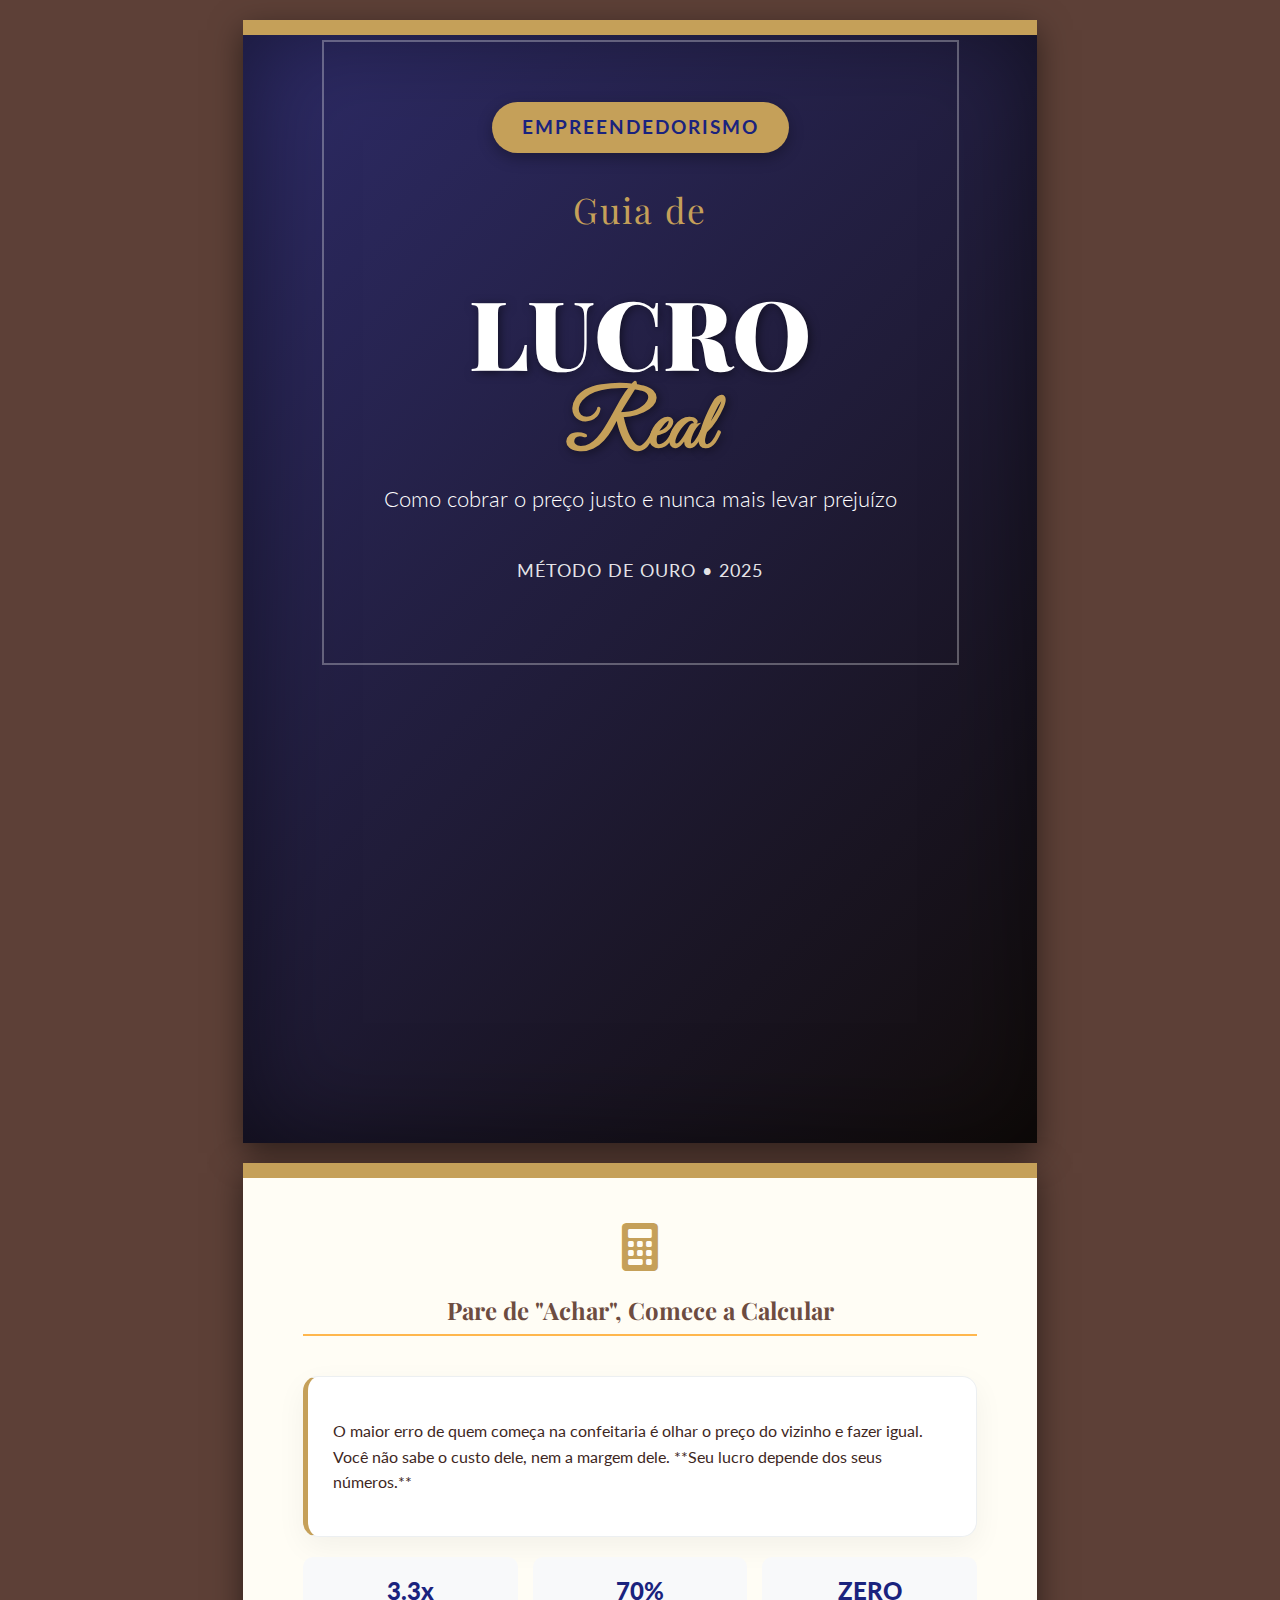
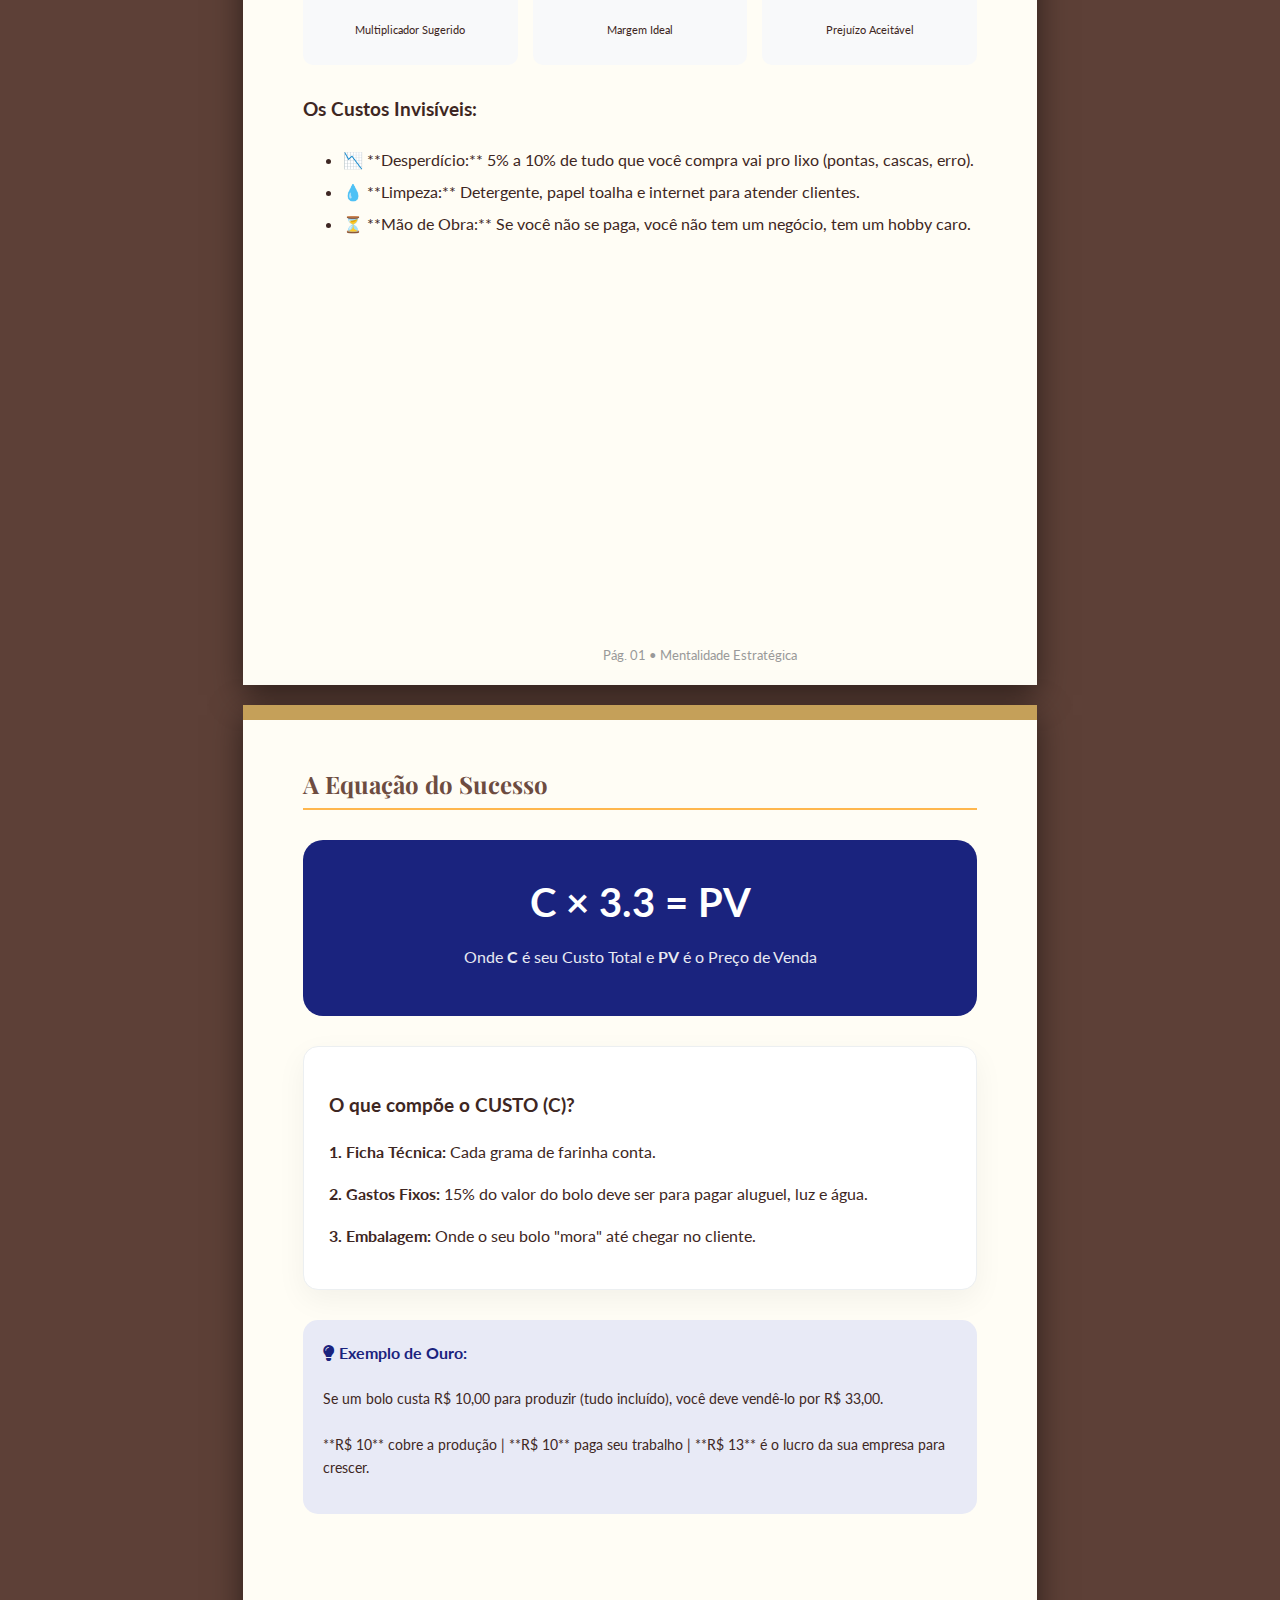
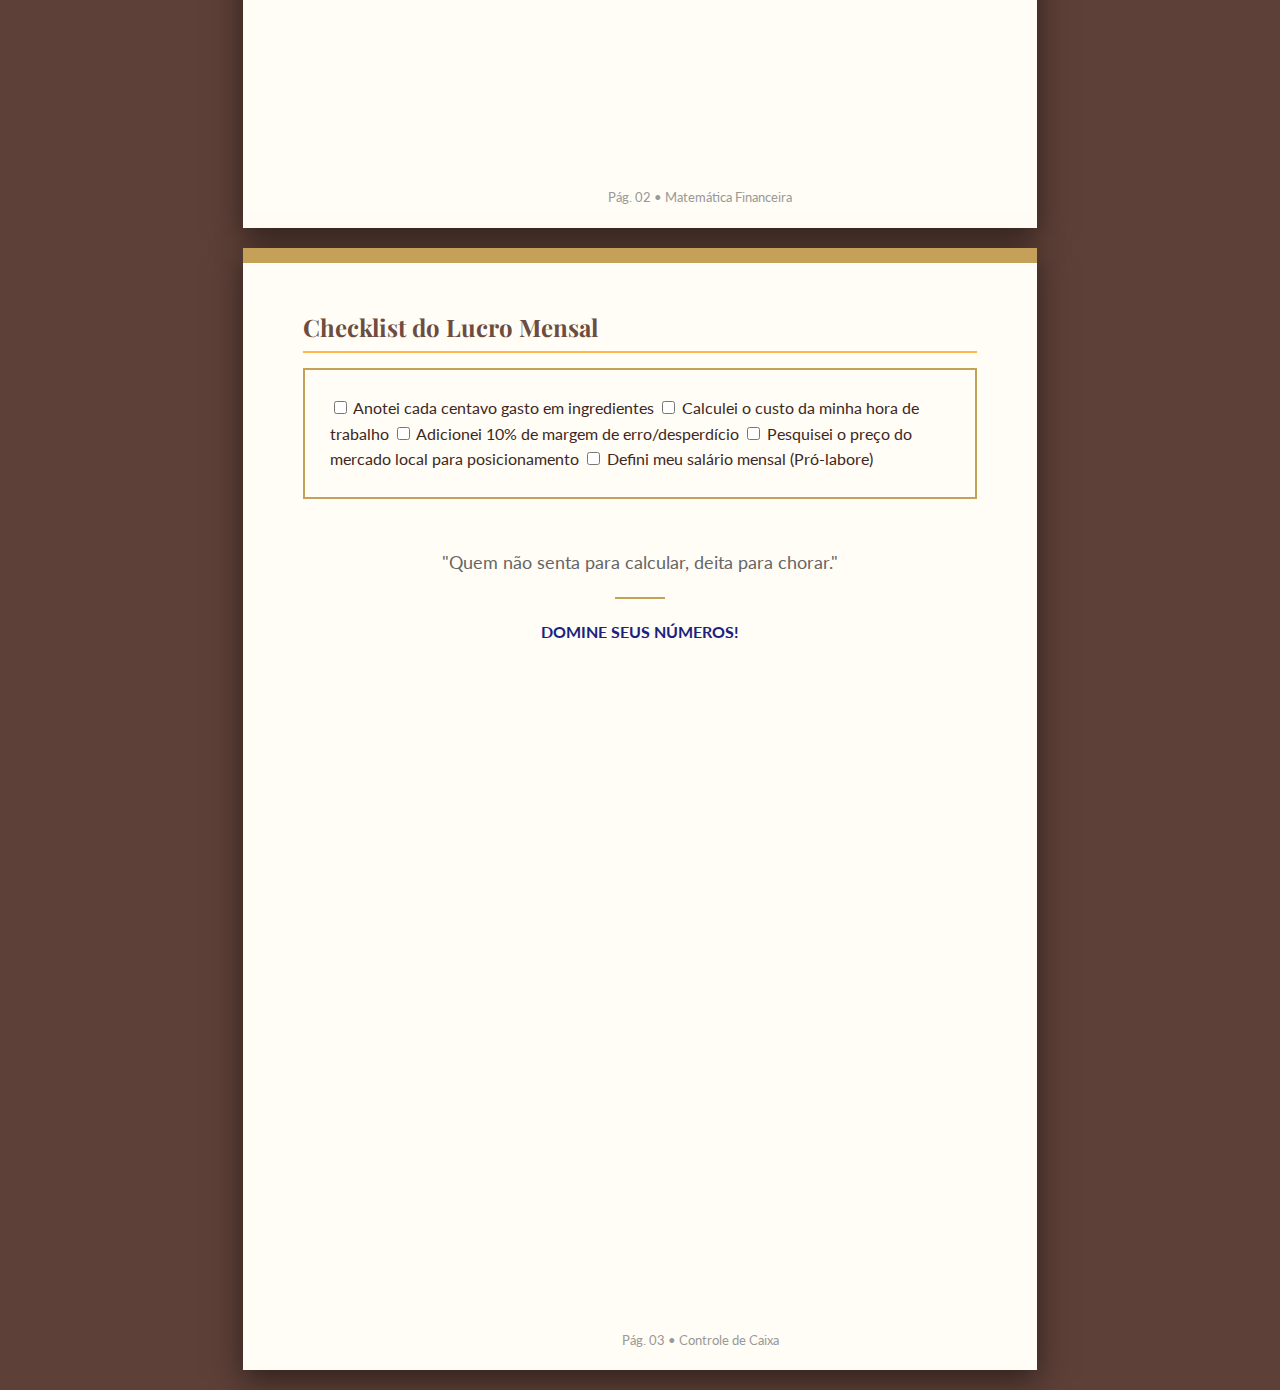
<file: landing-page/ebooks/precificacao-lucro.html>
<!DOCTYPE html>
<html lang="pt-BR">

<head>
    <meta charset="UTF-8">
    <meta name="viewport" content="width=device-width, initial-scale=1.0">
    <title>Precificação e Lucro Real - Guia Estratégico</title>
    <link rel="stylesheet" href="../assets/css/ebook.css">
    <link href="https://cdnjs.cloudflare.com/ajax/libs/font-awesome/6.0.0/css/all.min.css" rel="stylesheet">
    <style>
        :root {
            --primary-vibrant: #1A237E;
            /* Azul Marinho Profissional */
            --secondary-vibrant: #C5A059;
            /* Ouro */
            --accent-vibrant: #F5F5F5;
            --text-dark: #1A1A1A;
            --white: #FFFFFF;
        }

        .page::before {
            content: "";
            position: absolute;
            top: 0;
            left: 0;
            right: 0;
            height: 15px;
            background: var(--secondary-vibrant);
            z-index: 10;
        }

        .finance-card {
            background: white;
            padding: 25px;
            border-radius: 15px;
            box-shadow: 0 10px 30px rgba(0, 0, 0, 0.05);
            border: 1px solid #ECEFF1;
            margin-bottom: 20px;
        }

        .gold-border {
            border-left: 5px solid var(--secondary-vibrant);
        }

        .formula-box {
            background: var(--primary-vibrant);
            color: white;
            padding: 30px;
            border-radius: 20px;
            text-align: center;
            margin: 30px 0;
        }

        .floating-icon {
            color: var(--secondary-vibrant);
            font-size: 3rem;
            margin-bottom: 20px;
            animation: float 4s ease-in-out infinite;
        }

        @keyframes float {

            0%,
            100% {
                transform: translateY(0);
            }

            50% {
                transform: translateY(-10px);
            }
        }

        .stat-grid {
            display: grid;
            grid-template-columns: 1fr 1fr 1fr;
            gap: 15px;
            margin: 20px 0;
        }

        .stat-item {
            background: #F8F9FA;
            padding: 15px;
            border-radius: 10px;
            text-align: center;
        }

        .stat-value {
            display: block;
            font-size: 1.5rem;
            font-weight: 900;
            color: var(--primary-vibrant);
        }
    </style>
</head>

<body>

    <!-- CAPA -->
    <div class="page page-break cover-page"
        style="background-image: url('https://images.unsplash.com/photo-1554224155-6726b3ff858f?q=80&w=2000&auto=format&fit=crop');">
        <div class="cover-overlay"
            style="background: linear-gradient(135deg, rgba(26, 35, 126, 0.7), rgba(0, 0, 0, 0.8));"></div>
        <div class="cover-content">
            <span class="cover-badge"
                style="background: var(--secondary-vibrant); color: var(--primary-vibrant);">EMPREENDEDORISMO</span>
            <div style="margin-top: auto; margin-bottom: auto;">
                <h2
                    style="font-family: var(--font-heading); color: var(--secondary-vibrant); font-size: 2.2rem; font-weight: 300; margin-bottom: -10px; letter-spacing: 2px;">
                    Guia de</h2>
                <h1 class="cover-title"
                    style="font-size: 6rem; line-height: 0.8; margin-bottom: 10px; font-weight: 900;">LUCRO<br><span
                        style="color: var(--secondary-vibrant); font-family: var(--font-script); text-transform: none; font-size: 5rem;">Real</span>
                </h1>
                <p style="color: #fff; font-size: 1.4rem; margin-top: 20px; font-weight: 300;">Como cobrar o preço justo
                    e nunca mais levar prejuízo</p>
            </div>
            <div class="cover-author">
                <p>MÉTODO DE OURO • 2025</p>
            </div>
        </div>
    </div>

    <!-- MÓDULO 1: O MINDSET DO LUCRO -->
    <div class="page page-break">
        <div class="interior-page">
            <div style="text-align: center; margin-bottom: 40px;">
                <i class="fa-solid fa-calculator floating-icon"></i>
                <h2 class="section-title">Pare de "Achar", Comece a Calcular</h2>
            </div>

            <div class="finance-card gold-border">
                <p>O maior erro de quem começa na confeitaria é olhar o preço do vizinho e fazer igual. Você não sabe o
                    custo dele, nem a margem dele. **Seu lucro depende dos seus números.**</p>
            </div>

            <div class="stat-grid">
                <div class="stat-item">
                    <span class="stat-value">3.3x</span>
                    <p style="font-size: 0.7rem;">Multiplicador Sugerido</p>
                </div>
                <div class="stat-item">
                    <span class="stat-value">70%</span>
                    <p style="font-size: 0.7rem;">Margem Ideal</p>
                </div>
                <div class="stat-item">
                    <span class="stat-value">ZERO</span>
                    <p style="font-size: 0.7rem;">Prejuízo Aceitável</p>
                </div>
            </div>

            <h3 style="margin-top: 30px;">Os Custos Invisíveis:</h3>
            <ul style="line-height: 2;">
                <li>📉 **Desperdício:** 5% a 10% de tudo que você compra vai pro lixo (pontas, cascas, erro).</li>
                <li>💧 **Limpeza:** Detergente, papel toalha e internet para atender clientes.</li>
                <li>⏳ **Mão de Obra:** Se você não se paga, você não tem um negócio, tem um hobby caro.</li>
            </ul>

            <div class="page-number">Pág. 01 • Mentalidade Estratégica</div>
        </div>
    </div>

    <!-- MÓDULO 2: A FÓRMULA MATEMÁTICA -->
    <div class="page page-break">
        <div class="interior-page">
            <h2 class="section-title">A Equação do Sucesso</h2>

            <div class="formula-box">
                <h2 style="margin: 0; font-size: 2.5rem;">C × 3.3 = PV</h2>
                <p style="margin-top: 10px; opacity: 0.9;">Onde <strong>C</strong> é seu Custo Total e
                    <strong>PV</strong> é o Preço de Venda
                </p>
            </div>

            <div class="finance-card">
                <h3>O que compõe o CUSTO (C)?</h3>
                <p><strong>1. Ficha Técnica:</strong> Cada grama de farinha conta.</p>
                <p><strong>2. Gastos Fixos:</strong> 15% do valor do bolo deve ser para pagar aluguel, luz e água.</p>
                <p><strong>3. Embalagem:</strong> Onde o seu bolo "mora" até chegar no cliente.</p>
            </div>

            <div style="background: #E8EAF6; padding: 20px; border-radius: 15px; margin-top: 30px;">
                <h4 style="color: var(--primary-vibrant); margin-top: 0;"><i class="fa-solid fa-lightbulb"></i> Exemplo
                    de Ouro:</h4>
                <p style="font-size: 0.9rem;">Se um bolo custa R$ 10,00 para produzir (tudo incluído), você deve
                    vendê-lo por R$ 33,00. <br><br>
                    **R$ 10** cobre a produção | **R$ 10** paga seu trabalho | **R$ 13** é o lucro da sua empresa para
                    crescer.</p>
            </div>

            <div class="page-number">Pág. 02 • Matemática Financeira</div>
        </div>
    </div>

    <!-- MÓDULO 3: CHECKLIST DE FECHAMENTO -->
    <div class="page page-break">
        <div class="interior-page">
            <h2 class="section-title">Checklist do Lucro Mensal</h2>

            <div class="interactive-checklist" style="border: 2px solid var(--secondary-vibrant); padding: 25px;">
                <label class="check-item"><input type="checkbox"> Anotei cada centavo gasto em ingredientes</label>
                <label class="check-item"><input type="checkbox"> Calculei o custo da minha hora de trabalho</label>
                <label class="check-item"><input type="checkbox"> Adicionei 10% de margem de erro/desperdício</label>
                <label class="check-item"><input type="checkbox"> Pesquisei o preço do mercado local para
                    posicionamento</label>
                <label class="check-item"><input type="checkbox"> Defini meu salário mensal (Pró-labore)</label>
            </div>

            <div style="text-align: center; margin-top: 50px;">
                <p style="font-size: 1.1rem; color: #666;">"Quem não senta para calcular, deita para chorar."</p>
                <div
                    style="width: 50px; height: 2px; border-top: 2px solid var(--secondary-vibrant); margin: 20px auto;">
                </div>
                <p style="font-weight: bold; color: var(--primary-vibrant);">DOMINE SEUS NÚMEROS!</p>
            </div>

            <div class="page-number">Pág. 03 • Controle de Caixa</div>
        </div>
    </div>

</body>

</html>
</file>
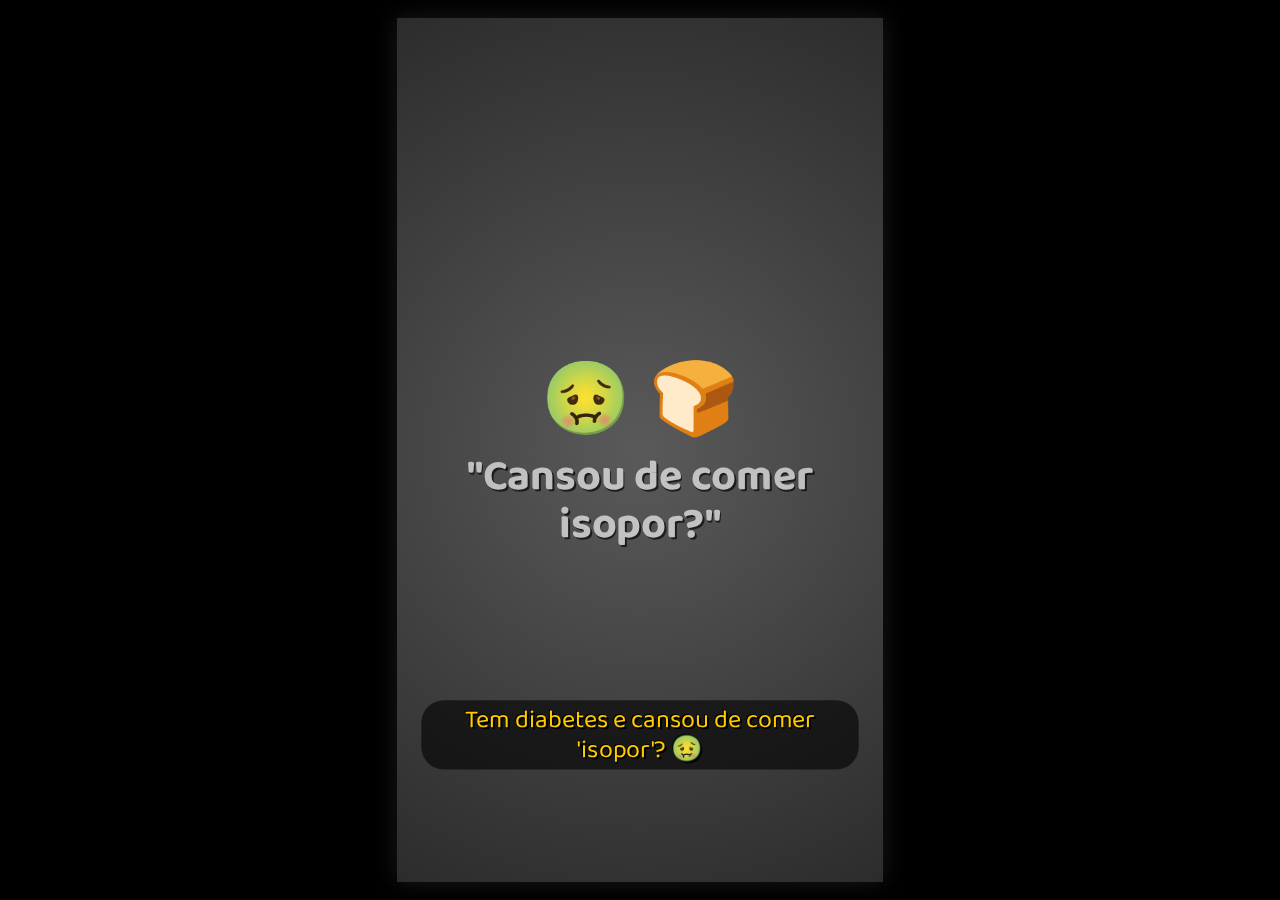
<file: landing-page/marketing/creative.html>
<!DOCTYPE html>
<html lang="pt-BR">

<head>
    <meta charset="UTF-8">
    <meta name="viewport" content="width=device-width, initial-scale=1.0">
    <title>Video Creative - Receitas da Nutri</title>
    <link rel="stylesheet" href="../assets/css/creative.css">
    <link rel="preconnect" href="https://fonts.googleapis.com">
    <link rel="preconnect" href="https://fonts.gstatic.com" crossorigin>
    <link
        href="https://fonts.googleapis.com/css2?family=Baloo+2:wght@400;700;800&family=Space+Grotesk:wght@500;700&display=swap"
        rel="stylesheet">
    <script src="https://cdnjs.cloudflare.com/ajax/libs/gsap/3.12.2/gsap.min.js"></script>
</head>

<body>

    <div class="scene-container">

        <!-- SCENE 1: SADNESS (The Problem) -->
        <div id="scene-1" class="scene">
            <div class="bg-color-sad"></div>
            <div class="emoji-container">🤢 🍞</div>
            <h1 class="text-hook">"Cansou de comer isopor?"</h1>
        </div>

        <!-- SCENE 2: REVOLT (The Turn) -->
        <div id="scene-2" class="scene hidden">
            <div class="bg-color-revolt"></div>
            <h1 class="text-revolt">CHEGA DE PASSAR VONTADE! 🚫</h1>
        </div>

        <!-- SCENE 3: JOY (The Solution) -->
        <div id="scene-3" class="scene hidden">
            <div class="bg-color-joy"></div>
            <h2 class="text-solution">A vida é curta demais...<br>Coma esse Bolo! 🍰</h2>
            <div class="cake-showcase">
                <img src="../assets/img/cake_chocolate.png" id="cake1" class="cake-img principal-cake">
            </div>
            <div class="tags">
                <span class="tag">Zero Açúcar</span>
                <span class="tag">Zero Glúten</span>
            </div>
        </div>

        <!-- SCENE 4: OFFER -->
        <div id="scene-4" class="scene hidden">
            <div class="bg-color-offer"></div>
            <div class="offer-container">
                <h2 class="text-offer">100 RECEITAS SECRETAS</h2>
                <p class="sub-offer">Volte a comer com prazer hoje!</p>
                <div class="book-cover-3d">
                    <img src="../assets/img/cake_chocolate.png" alt="Capa">
                </div>
                <button class="cta-btn">BAIXAR AGORA ➔</button>
            </div>
        </div>


        <!-- CAPTIONS LAYER -->
        <div class="captions-container">
            <div id="caption-text" class="caption-text"></div>
        </div>

    </div>

    <script src="../assets/js/creative.js"></script>
</body>

</html>
</file>
<file: landing-page/assets/css/ebook.css>
@import url('https://fonts.googleapis.com/css2?family=Playfair+Display:ital,wght@0,400;0,600;0,700;1,400&family=Lato:wght@300;400;700&family=Great+Vibes&display=swap');

:root {
    --primary: #5D4037;
    /* Deep Chocolate */
    --secondary: #6D4C41;
    /* Milk Chocolate */
    --accent: #D7CCC8;
    /* Cream */
    --highlight: #FFB74D;
    /* Golden */
    --green-fresh: #81C784;
    /* Fresh Green */

    --bg-paper: #FFFDF5;

    --font-heading: 'Playfair Display', serif;
    --font-body: 'Lato', sans-serif;
    --font-script: 'Great Vibes', cursive;
}

@page {
    size: A4;
    margin: 0;
}

* {
    box-sizing: border-box;
}

body {
    margin: 0;
    font-family: var(--font-body);
    color: #3e2723;
    background: #5D4037;
    /* Background for web view */
    line-height: 1.6;
    -webkit-print-color-adjust: exact;
    print-color-adjust: exact;
}

/* Utilities */
.page-break {
    page-break-after: always;
    break-after: page;
}

.page {
    position: relative;
    width: 210mm;
    min-height: 297mm;
    background: var(--bg-paper);
    margin: 20px auto;
    box-shadow: 0 10px 30px rgba(0, 0, 0, 0.5);
    overflow: hidden;
    /* Ensure content stays within page */
}

@media print {
    body {
        background: none;
    }

    .page {
        margin: 0;
        box-shadow: none;
        width: 100%;
        height: 100%;
        border: none;
    }
}

/* --- COVER PAGE --- */
.cover-page {
    padding: 0;
    display: flex;
    flex-direction: column;
    align-items: center;
    justify-content: space-between;
    background: url('../img/gourmet_cake.png') no-repeat center center;
    background-size: cover;
    position: relative;
}

.cover-overlay {
    position: absolute;
    top: 0;
    left: 0;
    width: 100%;
    height: 100%;
    background: linear-gradient(135deg, rgba(93, 64, 55, 0.2) 0%, rgba(93, 64, 55, 0.8) 100%);
    box-shadow: inset 0 0 100px rgba(0, 0, 0, 0.5);
    z-index: 1;
}

.cover-content {
    position: relative;
    z-index: 2;
    text-align: center;
    padding: 60px;
    height: 100%;
    display: flex;
    flex-direction: column;
    justify-content: center;
    border: 2px solid rgba(255, 255, 255, 0.3);
    margin: 20px;
}

.cover-title {
    font-family: var(--font-heading);
    color: #fff;
    font-size: 5rem;
    line-height: 0.9;
    margin-bottom: 20px;
    text-shadow: 2px 2px 10px rgba(0, 0, 0, 0.5);
}

.cover-subtitle {
    font-family: var(--font-script);
    font-size: 3rem;
    color: var(--highlight);
    margin-bottom: 40px;
    text-shadow: 1px 1px 5px rgba(0, 0, 0, 0.5);
}

.cover-badge {
    background: var(--highlight);
    color: var(--primary);
    padding: 10px 30px;
    font-weight: bold;
    font-size: 1.2rem;
    border-radius: 50px;
    display: inline-block;
    margin: 0 auto;
    text-transform: uppercase;
    letter-spacing: 2px;
    box-shadow: 0 5px 15px rgba(0, 0, 0, 0.3);
}

.cover-author {
    margin-top: auto;
    color: rgba(255, 255, 255, 0.9);
    font-size: 1.1rem;
    letter-spacing: 1px;
}

/* --- INTERIOR PAGES --- */
.interior-page {
    padding: 60px;
}

/* Intro/Bio */
.bio-box {
    text-align: center;
    padding: 40px;
    background: rgba(255, 255, 255, 0.8);
    border-radius: 20px;
    border: 1px solid var(--accent);
}

.bio-img {
    width: 150px;
    height: 150px;
    border-radius: 50%;
    object-fit: cover;
    border: 4px solid var(--primary);
    margin-bottom: 20px;
}

/* TOC */
.toc-title {
    text-align: center;
    font-family: var(--font-heading);
    color: var(--primary);
    font-size: 3rem;
    margin-bottom: 40px;
    border-bottom: 3px double var(--highlight);
    display: inline-block;
}

.toc-list {
    list-style: none;
    padding: 0;
    columns: 2;
    column-gap: 40px;
}

.toc-item {
    break-inside: avoid;
    margin-bottom: 12px;
    font-size: 0.9rem;
    border-bottom: 1px dotted #ccc;
    padding-bottom: 2px;
}

.toc-item a {
    text-decoration: none;
    color: var(--secondary);
    font-weight: 700;
}

/* Recipe Layout */
.recipe-page {
    display: flex;
    flex-direction: column;
}

.recipe-header {
    text-align: center;
    margin-bottom: 30px;
}

.recipe-title {
    font-family: var(--font-heading);
    font-size: 2.8rem;
    color: var(--primary);
    margin: 0 0 10px 0;
}

.recipe-meta {
    display: flex;
    justify-content: center;
    gap: 20px;
    font-size: 0.9rem;
    color: #795548;
    text-transform: uppercase;
    letter-spacing: 1px;
}

.recipe-meta span i {
    color: var(--highlight);
    margin-right: 5px;
}

.recipe-body {
    display: flex;
    flex-direction: column;
    gap: 30px;
}

.recipe-image-container {
    width: 100%;
    height: 300px;
    overflow: hidden;
    border-radius: 15px;
    box-shadow: 0 5px 15px rgba(0, 0, 0, 0.1);
}

.recipe-image {
    width: 100%;
    height: 100%;
    object-fit: cover;
}

.recipe-details {
    display: grid;
    grid-template-columns: 1fr 1.5fr;
    gap: 40px;
}

.section-card {
    background: #fff;
    padding: 25px;
    border-radius: 12px;
    box-shadow: 0 2px 10px rgba(0, 0, 0, 0.05);
    border: 1px solid #f0f0f0;
}

.section-title {
    font-family: var(--font-heading);
    color: var(--secondary);
    border-bottom: 2px solid var(--highlight);
    padding-bottom: 5px;
    margin-top: 0;
    margin-bottom: 15px;
    font-size: 1.5rem;
}

.ingredients-list,
.instructions-list {
    margin: 0;
    padding-left: 20px;
}

.ingredients-list li {
    margin-bottom: 8px;
    list-style-type: square;
    color: #4e342e;
}

.instructions-list li {
    margin-bottom: 12px;
    line-height: 1.5;
}

/* Footer Numbering */
.page-number {
    position: absolute;
    bottom: 20px;
    width: 100%;
    text-align: center;
    font-size: 0.8rem;
    color: #999;
}

/* --- CHAPTER DIVIDERS --- */
.chapter-page {
    display: flex;
    flex-direction: column;
    align-items: center;
    justify-content: center;
    text-align: center;
    background: linear-gradient(135deg, var(--primary) 0%, var(--secondary) 100%);
    color: white;
    position: relative;
    overflow: hidden;
}

.chapter-page::before {
    content: '';
    position: absolute;
    top: -50%;
    right: -50%;
    width: 200%;
    height: 200%;
    background: radial-gradient(circle, rgba(255, 255, 255, 0.1) 1px, transparent 1px);
    background-size: 50px 50px;
}

.chapter-number {
    font-family: var(--font-heading);
    font-size: 1.5rem;
    letter-spacing: 3px;
    text-transform: uppercase;
    opacity: 0.9;
    margin-bottom: 20px;
}

.chapter-title {
    font-family: var(--font-heading);
    font-size: 4rem;
    line-height: 1.1;
    margin: 0 40px;
    text-shadow: 2px 2px 10px rgba(0, 0, 0, 0.3);
}

.chapter-subtitle {
    font-family: var(--font-script);
    font-size: 2rem;
    color: var(--highlight);
    margin-top: 30px;
    opacity: 0.95;
}

.chapter-icon {
    font-size: 5rem;
    margin-bottom: 30px;
    opacity: 0.9;
}

/* --- BACK TO INDEX BUTTON --- */
.back-to-index {
    position: absolute;
    top: 20px;
    right: 20px;
    background: var(--highlight);
    color: var(--primary);
    padding: 8px 16px;
    border-radius: 20px;
    text-decoration: none;
    font-size: 0.85rem;
    font-weight: bold;
    box-shadow: 0 2px 8px rgba(0, 0, 0, 0.15);
    transition: all 0.3s ease;
    z-index: 100;
}

.back-to-index:hover {
    transform: translateY(-2px);
    box-shadow: 0 4px 12px rgba(0, 0, 0, 0.25);
}

.back-to-index i {
    margin-right: 5px;
}

@media print {
    .back-to-index {
        display: none;
    }
}

/* --- SUBSTITUTION TABLE --- */
.substitution-table {
    width: 100%;
    border-collapse: separate;
    border-spacing: 0;
    margin: 30px 0;
    box-shadow: 0 2px 10px rgba(0, 0, 0, 0.1);
    border-radius: 10px;
    overflow: hidden;
}

.substitution-table th {
    background: var(--primary);
    color: white;
    padding: 15px;
    text-align: left;
    font-family: var(--font-heading);
    font-size: 1.1rem;
}

.substitution-table td {
    padding: 12px 15px;
    border-bottom: 1px solid #eee;
}

.substitution-table tr:nth-child(even) {
    background: #f9f9f9;
}

.substitution-table tr:last-child td {
    border-bottom: none;
}

.substitution-table .ingredient-col {
    font-weight: bold;
    color: var(--secondary);
    width: 30%;
}

.substitution-table .substitute-col {
    width: 35%;
}

.substitution-table .ratio-col {
    width: 35%;
    font-style: italic;
    color: #666;
}

/* --- CONCLUSION PAGE --- */
.conclusion-page {
    text-align: center;
    padding: 80px 60px;
}

.conclusion-title {
    font-family: var(--font-heading);
    font-size: 3.5rem;
    color: var(--primary);
    margin-bottom: 30px;
}

.conclusion-text {
    font-size: 1.2rem;
    line-height: 1.8;
    color: #555;
    margin-bottom: 40px;
    max-width: 700px;
    margin-left: auto;
    margin-right: auto;
}

.cta-box {
    background: linear-gradient(135deg, var(--highlight) 0%, #FFD54F 100%);
    padding: 40px;
    border-radius: 20px;
    box-shadow: 0 10px 30px rgba(0, 0, 0, 0.15);
    margin: 40px 0;
}

.cta-box h3 {
    font-family: var(--font-heading);
    font-size: 2rem;
    color: var(--primary);
    margin-bottom: 15px;
}

.cta-box p {
    font-size: 1.1rem;
    color: #444;
    margin-bottom: 25px;
}

.cta-button {
    display: inline-block;
    background: var(--primary);
    color: white;
    padding: 15px 40px;
    border-radius: 30px;
    text-decoration: none;
    font-weight: bold;
    font-size: 1.1rem;
    transition: all 0.3s ease;
    box-shadow: 0 5px 15px rgba(0, 0, 0, 0.2);
}

.cta-button:hover {
    transform: translateY(-3px);
    box-shadow: 0 8px 20px rgba(0, 0, 0, 0.3);
}

/* --- AFFILIATE LINKS --- */
.affiliate-link {
    color: var(--highlight);
    text-decoration: none;
    font-weight: 600;
    border-bottom: 1px dashed var(--highlight);
    transition: all 0.2s ease;
}

.affiliate-link:hover {
    color: var(--primary);
    border-bottom-style: solid;
}

.affiliate-badge {
    display: inline-block;
    background: var(--green-fresh);
    color: white;
    padding: 3px 8px;
    border-radius: 10px;
    font-size: 0.7rem;
    margin-left: 5px;
    vertical-align: middle;
}

/* --- HIGHLIGHTS & TIPS BOXES --- */
.tip-box {
    background: #FFF9E6;
    border-left: 4px solid var(--highlight);
    padding: 20px;
    margin: 20px 0;
    border-radius: 5px;
}

.tip-box h4 {
    color: var(--primary);
    margin-top: 0;
    font-family: var(--font-heading);
}

.tip-box p {
    margin-bottom: 0;
    color: #555;
    line-height: 1.6;
}
</file>
<file: landing-page/assets/css/creative.css>
:root {
    --primary: #6a3321;
    --highlight: #ffbb00;
    --white: #ffffff;
    --font-heading: 'Baloo 2', cursive;
    --font-body: 'Space Grotesk', sans-serif;
}

* {
    margin: 0;
    padding: 0;
    box-sizing: border-box;
}

body {
    background: #000;
    display: flex;
    justify-content: center;
    align-items: center;
    height: 100vh;
    overflow: hidden;
}

.scene-container {
    width: 1080px;
    /* Story Format 9:16 approx or square depending on need, sticking to Portrait for Mobile */
    height: 1920px;
    background: #fff;
    position: relative;
    overflow: hidden;
    transform: scale(0.45);
    /* Scale down to fit browser for recording */
    transform-origin: center;
    box-shadow: 0 0 50px rgba(255, 255, 255, 0.1);
}

.scene {
    position: absolute;
    top: 0;
    left: 0;
    width: 100%;
    height: 100%;
    display: flex;
    flex-direction: column;
    justify-content: center;
    align-items: center;
    text-align: center;
}

.hidden {
    opacity: 0;
    pointer-events: none;
}

/* BG utilities */
.bg-image {
    position: absolute;
    top: 0;
    left: 0;
    width: 100%;
    height: 100%;
    background-size: cover;
    background-position: center;
    z-index: -1;
}

.bg-chocolate {
    background-image: url('https://images.unsplash.com/photo-1578985545062-69928b1d9587?q=80&w=1989&auto=format&fit=crop');
}

.bg-light {
    background: #fdfdf5;
}

.bg-color-problem {
    position: absolute;
    top: 0;
    left: 0;
    width: 100%;
    height: 100%;
    background: #2d2d2d;
    z-index: -1;
}

.bg-color-offer {
    position: absolute;
    top: 0;
    left: 0;
    width: 100%;
    height: 100%;
    background: var(--primary);
    z-index: -1;
}

.overlay {
    position: absolute;
    top: 0;
    left: 0;
    width: 100%;
    height: 100%;
    background: rgba(0, 0, 0, 0.6);
    z-index: 0;
}

/* Text Styles */
h1,
h2,
p {
    position: relative;
    z-index: 10;
    font-family: var(--font-heading);
    color: white;
}

.text-hook {
    font-size: 6rem;
    line-height: 1.1;
    max-width: 80%;
    text-shadow: 4px 4px 0 #000;
}

/* Sad Scene */
.bg-color-sad {
    position: absolute;
    width: 100%;
    height: 100%;
    background: radial-gradient(circle, #5a5a5a 0%, #2c2c2c 100%);
    z-index: -1;
}

.emoji-container {
    font-size: 10rem;
    /* Slightly smaller for better fit */
    margin-bottom: 20px;
}

/* Revolt Scene */
.bg-color-revolt {
    position: absolute;
    width: 100%;
    height: 100%;
    background: radial-gradient(circle, #ff4b4b 0%, #a80000 100%);
    z-index: -1;
}

.text-revolt {
    font-size: 5rem;
    font-weight: 800;
    color: white;
    text-transform: uppercase;
    text-align: center;
    text-shadow: 4px 4px 0px black;
    line-height: 1.1;
    max-width: 90%;
}

/* Joy Scene */
.bg-color-joy {
    position: absolute;
    width: 100%;
    height: 100%;
    background: radial-gradient(circle, #ffd700 0%, #ff8c00 100%);
    z-index: -1;
}

.principal-cake {
    width: 500px;
    filter: drop-shadow(0 20px 30px rgba(0, 0, 0, 0.5));
}

.cake-float {
    width: 600px;
    position: absolute;
    bottom: -150px;
    right: -100px;
    transform: rotate(15deg);
    filter: drop-shadow(0 20px 30px rgba(0, 0, 0, 0.3));
}

.sub-offer {
    font-size: 2.5rem;
    color: white;
    margin-bottom: 30px;
    font-family: var(--font-body);
}

.offer-container {
    display: flex;
    flex-direction: column;
    align-items: center;
    justify-content: center;
    height: 100%;
}

/* Captions */
.captions-container {
    position: absolute;
    bottom: 250px;
    left: 0;
    width: 100%;
    display: flex;
    justify-content: center;
    z-index: 9999;
    pointer-events: none;
}

.caption-text {
    font-family: var(--font-heading);
    font-size: 3.5rem;
    color: #ffcc00;
    /* TikTok Yellow */
    text-shadow: 4px 4px 0 #000, -2px -2px 0 #000;
    padding: 10px 40px;
    background: rgba(0, 0, 0, 0.6);
    border-radius: 50px;
    opacity: 0;
    /* Controlled by JS */
    transition: opacity 0.3s;
    text-align: center;
    max-width: 90%;
    line-height: 1.2;
}
</file>
